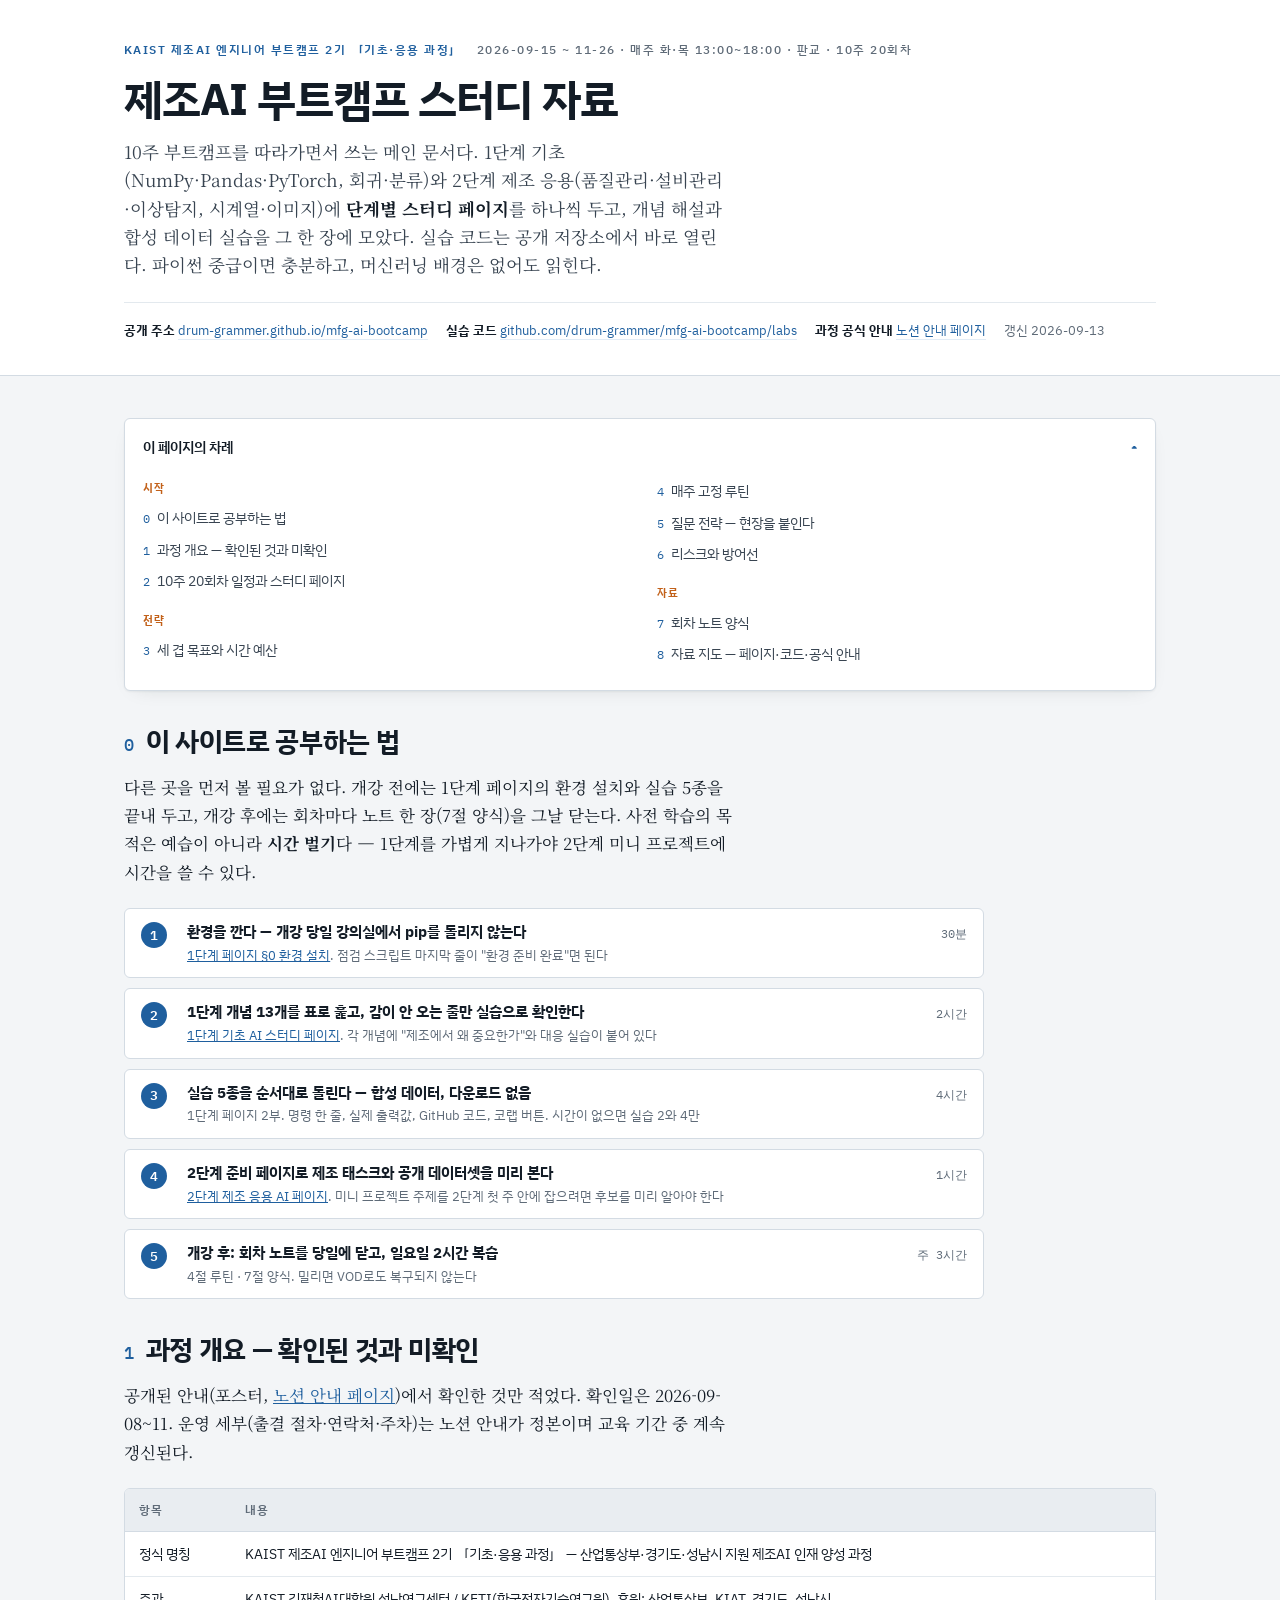
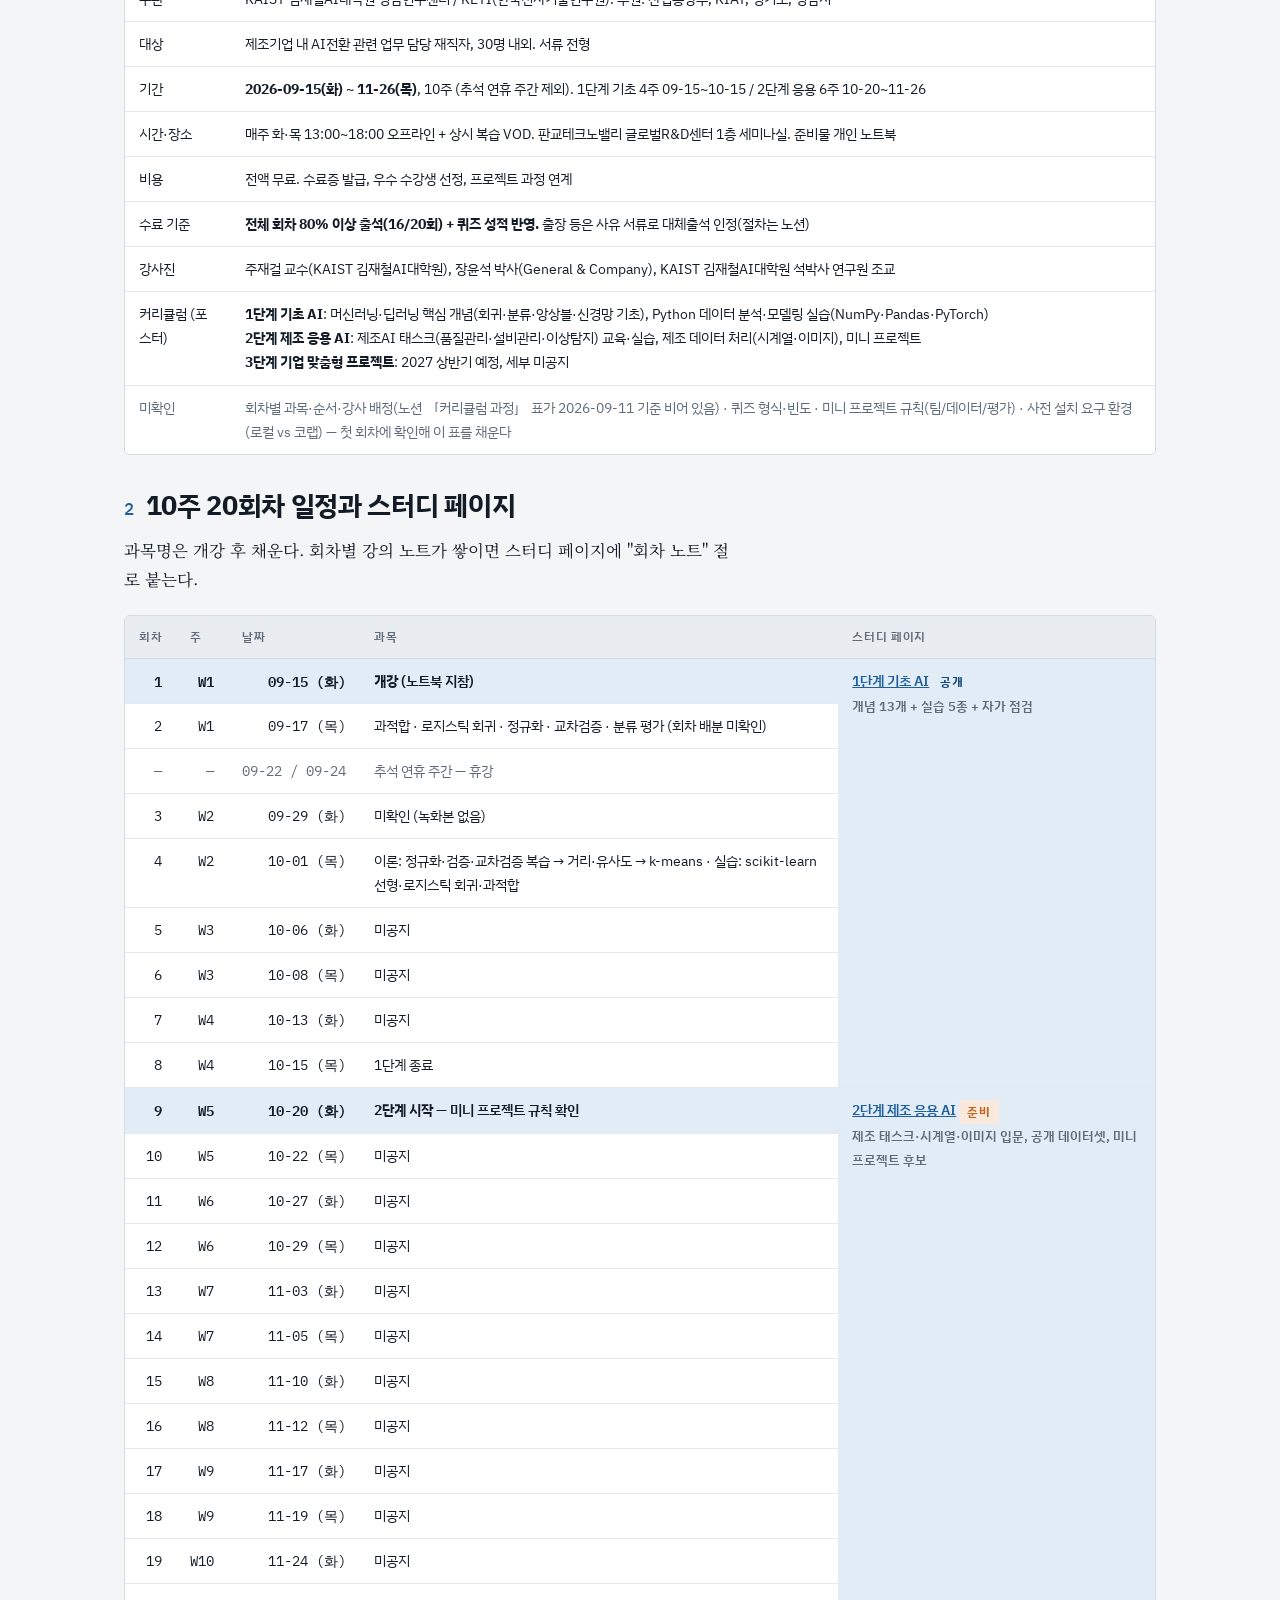
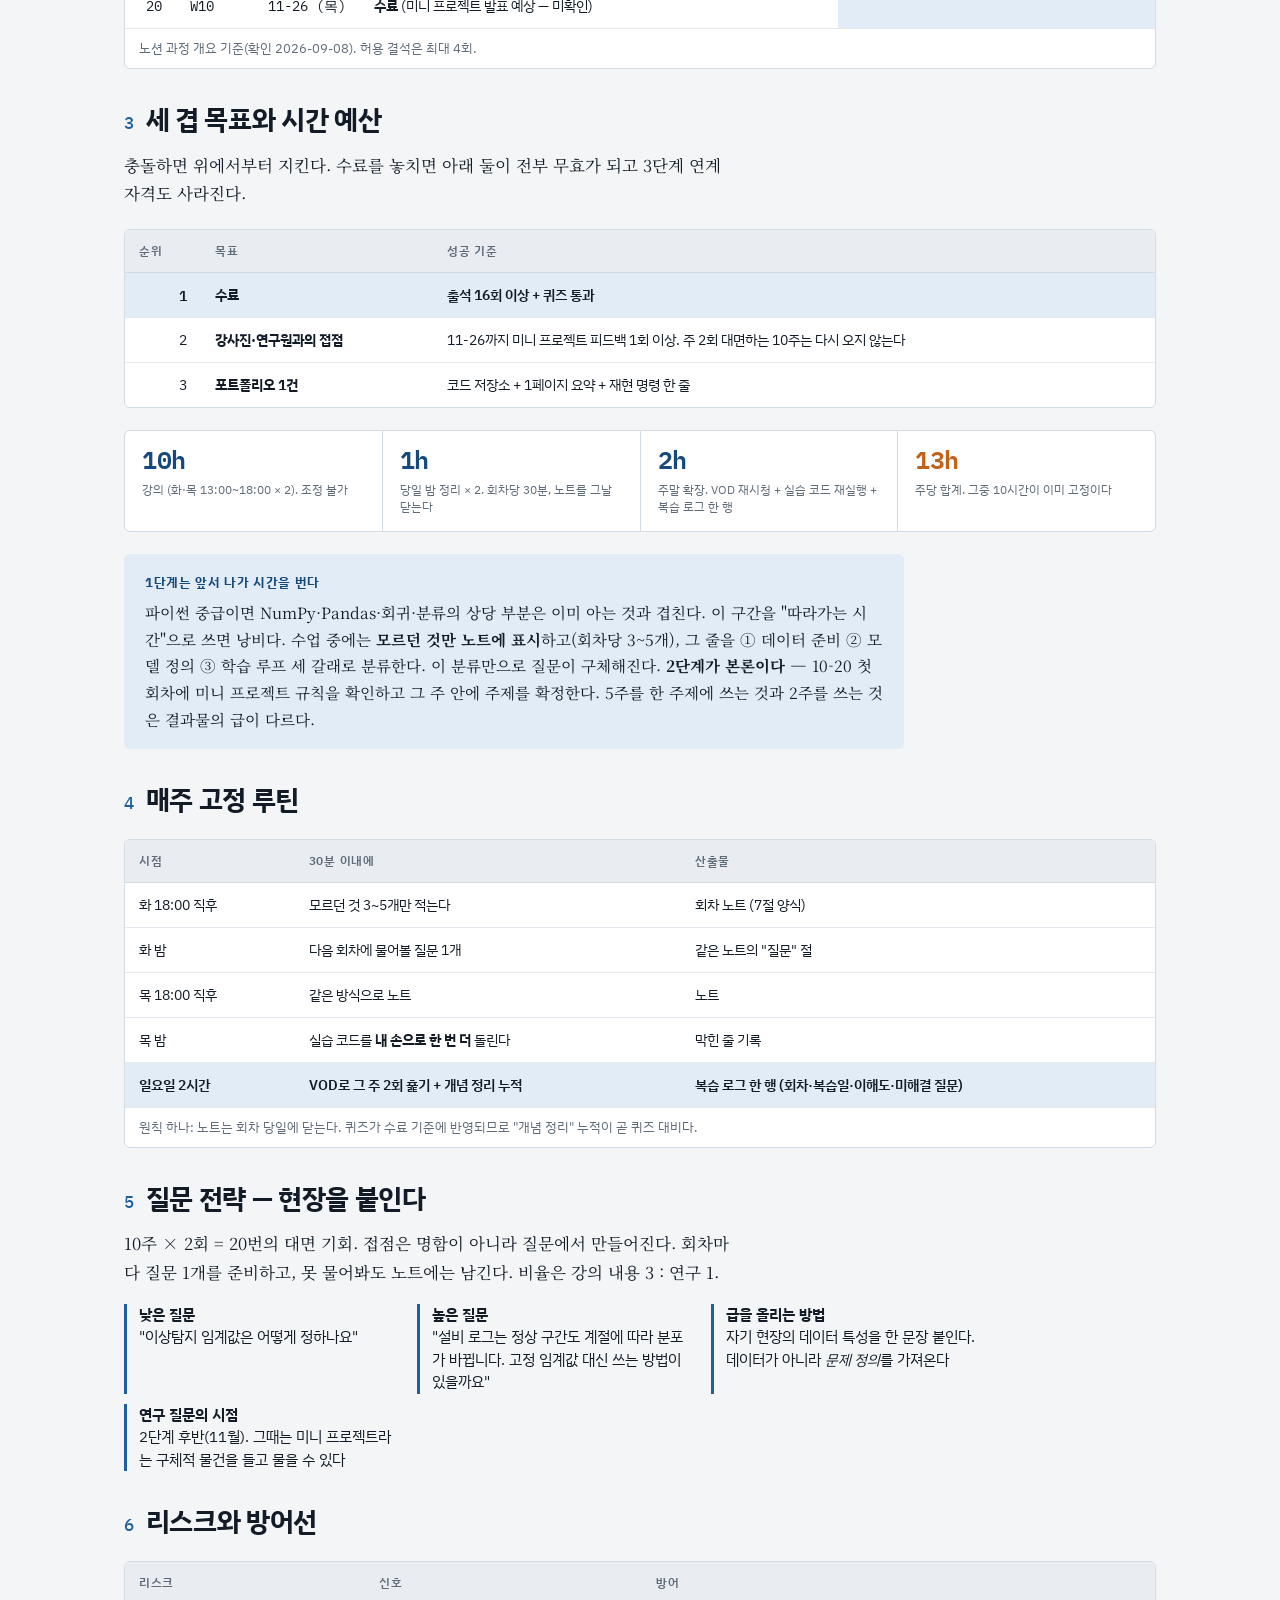
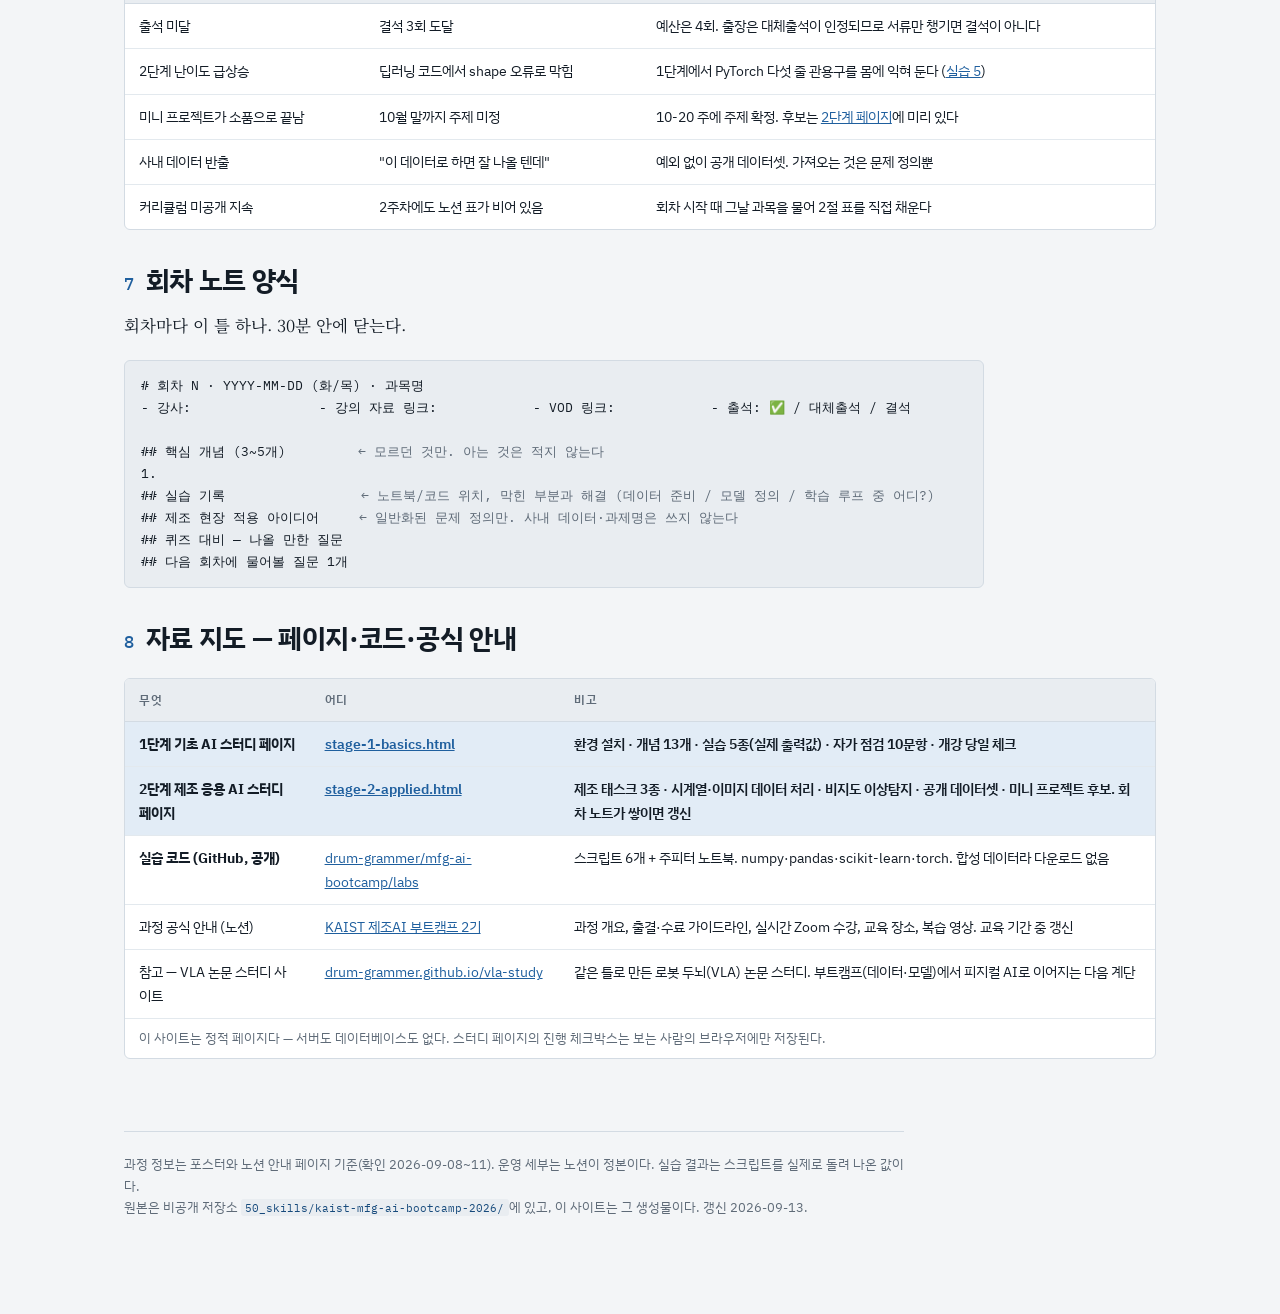
<file: index.html>
<!DOCTYPE html>
<html lang="ko">
<head>
<meta charset="utf-8">
<meta name="viewport" content="width=device-width, initial-scale=1">
<style>
    html { color-scheme: light; }
    body { margin: 0; font: 14px system-ui, -apple-system, sans-serif; background: #fafaf9; }
    img { max-width: 100%; }
    [hidden] { display: none !important; }
</style>
<title>제조AI 부트캠프 2기 스터디</title>
<link rel="preconnect" href="https://fonts.gstatic.com" crossorigin>
<link rel="stylesheet" href="https://fonts.googleapis.com/css2?family=IBM+Plex+Sans+KR:wght@400;500;600;700&family=Noto+Serif+KR:wght@400;600;700&family=IBM+Plex+Mono:wght@400;500;600&display=swap">
<link rel="stylesheet" href="style.css">

</head>
<body>
<header class="masthead">
  <div class="wrap">
    <div class="eyebrow">
      <span>KAIST 제조AI 엔지니어 부트캠프 2기 「기초·응용 과정」</span>
      <span class="dim">2026-09-15 ~ 11-26 · 매주 화·목 13:00~18:00 · 판교 · 10주 20회차</span>
    </div>
    <h1>제조AI 부트캠프 스터디 자료</h1>
    <p class="standfirst">
      10주 부트캠프를 따라가면서 쓰는 메인 문서다. 1단계 기초(NumPy·Pandas·PyTorch, 회귀·분류)와
      2단계 제조 응용(품질관리·설비관리·이상탐지, 시계열·이미지)에 <strong>단계별 스터디 페이지</strong>를 하나씩 두고,
      개념 해설과 합성 데이터 실습을 그 한 장에 모았다. 실습 코드는 공개 저장소에서 바로 열린다.
      파이썬 중급이면 충분하고, 머신러닝 배경은 없어도 읽힌다.
    </p>
    <div class="meta">
      <span><strong>공개 주소</strong> <a href="https://drum-grammer.github.io/mfg-ai-bootcamp/">drum-grammer.github.io/mfg-ai-bootcamp</a></span>
      <span><strong>실습 코드</strong> <a href="https://github.com/drum-grammer/mfg-ai-bootcamp/tree/main/labs">github.com/drum-grammer/mfg-ai-bootcamp/labs</a></span>
      <span><strong>과정 공식 안내</strong> <a href="https://tangy-soarer-2d3.notion.site/KAIST-AI-2-3dbd9192df1180289850ffb8382cf081">노션 안내 페이지</a></span>
      <span class="dim">갱신 2026-09-13</span>
    </div>
  </div>
</header>

<div class="wrap">
<main>

<details class="toc" open>
  <summary>이 페이지의 차례</summary>
  <div class="toc-body">
    <div class="grp">시작</div>
    <a href="#how"><span class="num">0</span>이 사이트로 공부하는 법</a>
    <a href="#facts"><span class="num">1</span>과정 개요 — 확인된 것과 미확인</a>
    <a href="#schedule"><span class="num">2</span>10주 20회차 일정과 스터디 페이지</a>
    <div class="grp">전략</div>
    <a href="#goals"><span class="num">3</span>세 겹 목표와 시간 예산</a>
    <a href="#routine"><span class="num">4</span>매주 고정 루틴</a>
    <a href="#questions"><span class="num">5</span>질문 전략 — 현장을 붙인다</a>
    <a href="#risks"><span class="num">6</span>리스크와 방어선</a>
    <div class="grp">자료</div>
    <a href="#note"><span class="num">7</span>회차 노트 양식</a>
    <a href="#map"><span class="num">8</span>자료 지도 — 페이지·코드·공식 안내</a>
  </div>
</details>

<h2 id="how"><span class="num">0</span>이 사이트로 공부하는 법</h2>
<p class="col">다른 곳을 먼저 볼 필요가 없다. 개강 전에는 1단계 페이지의 환경 설치와 실습 5종을 끝내 두고, 개강 후에는 회차마다 노트 한 장(7절 양식)을 그날 닫는다.
사전 학습의 목적은 예습이 아니라 <strong>시간 벌기</strong>다 — 1단계를 가볍게 지나가야 2단계 미니 프로젝트에 시간을 쓸 수 있다.</p>
<ol class="path">
  <li><div class="what"><b>환경을 깐다 — 개강 당일 강의실에서 pip를 돌리지 않는다</b><div class="where"><a href="stage-1-basics.html#env">1단계 페이지 §0 환경 설치</a>. 점검 스크립트 마지막 줄이 "환경 준비 완료"면 된다</div></div><span class="t">30분</span></li>
  <li><div class="what"><b>1단계 개념 13개를 표로 훑고, 감이 안 오는 줄만 실습으로 확인한다</b><div class="where"><a href="stage-1-basics.html">1단계 기초 AI 스터디 페이지</a>. 각 개념에 "제조에서 왜 중요한가"와 대응 실습이 붙어 있다</div></div><span class="t">2시간</span></li>
  <li><div class="what"><b>실습 5종을 순서대로 돌린다 — 합성 데이터, 다운로드 없음</b><div class="where">1단계 페이지 2부. 명령 한 줄, 실제 출력값, GitHub 코드, 코랩 버튼. 시간이 없으면 실습 2와 4만</div></div><span class="t">4시간</span></li>
  <li><div class="what"><b>2단계 준비 페이지로 제조 태스크와 공개 데이터셋을 미리 본다</b><div class="where"><a href="stage-2-applied.html">2단계 제조 응용 AI 페이지</a>. 미니 프로젝트 주제를 2단계 첫 주 안에 잡으려면 후보를 미리 알아야 한다</div></div><span class="t">1시간</span></li>
  <li><div class="what"><b>개강 후: 회차 노트를 당일에 닫고, 일요일 2시간 복습</b><div class="where">4절 루틴 · 7절 양식. 밀리면 VOD로도 복구되지 않는다</div></div><span class="t">주 3시간</span></li>
</ol>

<h2 id="facts"><span class="num">1</span>과정 개요 — 확인된 것과 미확인</h2>
<p class="col">공개된 안내(포스터, <a href="https://tangy-soarer-2d3.notion.site/KAIST-AI-2-3dbd9192df1180289850ffb8382cf081">노션 안내 페이지</a>)에서 확인한 것만 적었다. 확인일은 2026-09-08~11.
운영 세부(출결 절차·연락처·주차)는 노션 안내가 정본이며 교육 기간 중 계속 갱신된다.</p>
<div class="tbl">
<table>
<thead><tr><th>항목</th><th>내용</th></tr></thead>
<tbody>
<tr><td>정식 명칭</td><td>KAIST 제조AI 엔지니어 부트캠프 2기 「기초·응용 과정」 — 산업통상부·경기도·성남시 지원 제조AI 인재 양성 과정</td></tr>
<tr><td>주관</td><td>KAIST 김재철AI대학원 성남연구센터 / KETI(한국전자기술연구원). 후원: 산업통상부, KIAT, 경기도, 성남시</td></tr>
<tr><td>대상</td><td>제조기업 내 AI전환 관련 업무 담당 재직자, 30명 내외. 서류 전형</td></tr>
<tr><td>기간</td><td><strong>2026-09-15(화) ~ 11-26(목)</strong>, 10주 (추석 연휴 주간 제외). 1단계 기초 4주 09-15~10-15 / 2단계 응용 6주 10-20~11-26</td></tr>
<tr><td>시간·장소</td><td>매주 화·목 13:00~18:00 오프라인 + 상시 복습 VOD. 판교테크노밸리 글로벌R&amp;D센터 1층 세미나실. 준비물 개인 노트북</td></tr>
<tr><td>비용</td><td>전액 무료. 수료증 발급, 우수 수강생 선정, 프로젝트 과정 연계</td></tr>
<tr><td>수료 기준</td><td><strong>전체 회차 80% 이상 출석(16/20회) + 퀴즈 성적 반영.</strong> 출장 등은 사유 서류로 대체출석 인정(절차는 노션)</td></tr>
<tr><td>강사진</td><td>주재걸 교수(KAIST 김재철AI대학원), 장윤석 박사(General &amp; Company), KAIST 김재철AI대학원 석박사 연구원 조교</td></tr>
<tr><td>커리큘럼 (포스터)</td><td><strong>1단계 기초 AI</strong>: 머신러닝·딥러닝 핵심 개념(회귀·분류·앙상블·신경망 기초), Python 데이터 분석·모델링 실습(NumPy·Pandas·PyTorch)<br><strong>2단계 제조 응용 AI</strong>: 제조AI 태스크(품질관리·설비관리·이상탐지) 교육·실습, 제조 데이터 처리(시계열·이미지), 미니 프로젝트<br><strong>3단계 기업 맞춤형 프로젝트</strong>: 2027 상반기 예정, 세부 미공지</td></tr>
<tr class="dim"><td>미확인</td><td>회차별 과목·순서·강사 배정(노션 「커리큘럼 과정」 표가 2026-09-11 기준 비어 있음) · 퀴즈 형식·빈도 · 미니 프로젝트 규칙(팀/데이터/평가) · 사전 설치 요구 환경(로컬 vs 코랩) — 첫 회차에 확인해 이 표를 채운다</td></tr>
</tbody>
</table>
</div>

<h2 id="schedule"><span class="num">2</span>10주 20회차 일정과 스터디 페이지</h2>
<p class="col">과목명은 개강 후 채운다. 회차별 강의 노트가 쌓이면 스터디 페이지에 "회차 노트" 절로 붙는다.</p>
<div class="tbl">
<table>
<thead><tr><th>회차</th><th>주</th><th>날짜</th><th>과목</th><th>스터디 페이지</th></tr></thead>
<tbody>
<tr class="hi"><td class="n">1</td><td class="n">W1</td><td class="n">09-15 (화)</td><td><strong>개강</strong> (노트북 지참)</td><td rowspan="9"><a href="stage-1-basics.html">1단계 기초 AI</a> <span class="pill">공개</span><br><span style="font-size:12.5px;color:var(--muted)">개념 13개 + 실습 5종 + 자가 점검</span></td></tr>
<tr><td class="n">2</td><td class="n">W1</td><td class="n">09-17 (목)</td><td>과적합 · 로지스틱 회귀 · 정규화 · 교차검증 · 분류 평가 (회차 배분 미확인)</td></tr>
<tr class="dim"><td class="n">—</td><td class="n">—</td><td class="n">09-22 / 09-24</td><td>추석 연휴 주간 — 휴강</td></tr>
<tr><td class="n">3</td><td class="n">W2</td><td class="n">09-29 (화)</td><td>미확인 (녹화본 없음)</td></tr>
<tr><td class="n">4</td><td class="n">W2</td><td class="n">10-01 (목)</td><td>이론: 정규화·검증·교차검증 복습 → 거리·유사도 → k-means · 실습: scikit-learn 선형·로지스틱 회귀·과적합</td></tr>
<tr><td class="n">5</td><td class="n">W3</td><td class="n">10-06 (화)</td><td>미공지</td></tr>
<tr><td class="n">6</td><td class="n">W3</td><td class="n">10-08 (목)</td><td>미공지</td></tr>
<tr><td class="n">7</td><td class="n">W4</td><td class="n">10-13 (화)</td><td>미공지</td></tr>
<tr><td class="n">8</td><td class="n">W4</td><td class="n">10-15 (목)</td><td>1단계 종료</td></tr>
<tr class="hi"><td class="n">9</td><td class="n">W5</td><td class="n">10-20 (화)</td><td><strong>2단계 시작</strong> — 미니 프로젝트 규칙 확인</td><td rowspan="12"><a href="stage-2-applied.html">2단계 제조 응용 AI</a> <span class="pill spike">준비</span><br><span style="font-size:12.5px;color:var(--muted)">제조 태스크·시계열·이미지 입문, 공개 데이터셋, 미니 프로젝트 후보</span></td></tr>
<tr><td class="n">10</td><td class="n">W5</td><td class="n">10-22 (목)</td><td>미공지</td></tr>
<tr><td class="n">11</td><td class="n">W6</td><td class="n">10-27 (화)</td><td>미공지</td></tr>
<tr><td class="n">12</td><td class="n">W6</td><td class="n">10-29 (목)</td><td>미공지</td></tr>
<tr><td class="n">13</td><td class="n">W7</td><td class="n">11-03 (화)</td><td>미공지</td></tr>
<tr><td class="n">14</td><td class="n">W7</td><td class="n">11-05 (목)</td><td>미공지</td></tr>
<tr><td class="n">15</td><td class="n">W8</td><td class="n">11-10 (화)</td><td>미공지</td></tr>
<tr><td class="n">16</td><td class="n">W8</td><td class="n">11-12 (목)</td><td>미공지</td></tr>
<tr><td class="n">17</td><td class="n">W9</td><td class="n">11-17 (화)</td><td>미공지</td></tr>
<tr><td class="n">18</td><td class="n">W9</td><td class="n">11-19 (목)</td><td>미공지</td></tr>
<tr><td class="n">19</td><td class="n">W10</td><td class="n">11-24 (화)</td><td>미공지</td></tr>
<tr><td class="n">20</td><td class="n">W10</td><td class="n">11-26 (목)</td><td><strong>수료</strong> (미니 프로젝트 발표 예상 — 미확인)</td></tr>
</tbody>
<caption>노션 과정 개요 기준(확인 2026-09-08). 허용 결석은 최대 4회.</caption>
</table>
</div>

<h2 id="goals"><span class="num">3</span>세 겹 목표와 시간 예산</h2>
<p class="col">충돌하면 위에서부터 지킨다. 수료를 놓치면 아래 둘이 전부 무효가 되고 3단계 연계 자격도 사라진다.</p>
<div class="tbl">
<table>
<thead><tr><th>순위</th><th>목표</th><th>성공 기준</th></tr></thead>
<tbody>
<tr class="hi"><td class="n">1</td><td><strong>수료</strong></td><td>출석 16회 이상 + 퀴즈 통과</td></tr>
<tr><td class="n">2</td><td><strong>강사진·연구원과의 접점</strong></td><td>11-26까지 미니 프로젝트 피드백 1회 이상. 주 2회 대면하는 10주는 다시 오지 않는다</td></tr>
<tr><td class="n">3</td><td><strong>포트폴리오 1건</strong></td><td>코드 저장소 + 1페이지 요약 + 재현 명령 한 줄</td></tr>
</tbody>
</table>
</div>
<div class="figs">
  <div class="fig"><span class="v">10h</span><span class="k">강의 (화·목 13:00~18:00 × 2). 조정 불가</span></div>
  <div class="fig"><span class="v">1h</span><span class="k">당일 밤 정리 × 2. 회차당 30분, 노트를 그날 닫는다</span></div>
  <div class="fig"><span class="v">2h</span><span class="k">주말 확장. VOD 재시청 + 실습 코드 재실행 + 복습 로그 한 행</span></div>
  <div class="fig spike"><span class="v">13h</span><span class="k">주당 합계. 그중 10시간이 이미 고정이다</span></div>
</div>
<div class="box key"><span class="h">1단계는 앞서 나가 시간을 번다</span>
  파이썬 중급이면 NumPy·Pandas·회귀·분류의 상당 부분은 이미 아는 것과 겹친다. 이 구간을 "따라가는 시간"으로 쓰면 낭비다.
  수업 중에는 <strong>모르던 것만 노트에 표시</strong>하고(회차당 3~5개), 그 줄을 ① 데이터 준비 ② 모델 정의 ③ 학습 루프 세 갈래로 분류한다. 이 분류만으로 질문이 구체해진다.
  <strong>2단계가 본론이다</strong> — 10-20 첫 회차에 미니 프로젝트 규칙을 확인하고 그 주 안에 주제를 확정한다. 5주를 한 주제에 쓰는 것과 2주를 쓰는 것은 결과물의 급이 다르다.
</div>

<h2 id="routine"><span class="num">4</span>매주 고정 루틴</h2>
<div class="tbl">
<table>
<thead><tr><th>시점</th><th>30분 이내에</th><th>산출물</th></tr></thead>
<tbody>
<tr><td>화 18:00 직후</td><td>모르던 것 3~5개만 적는다</td><td>회차 노트 (7절 양식)</td></tr>
<tr><td>화 밤</td><td>다음 회차에 물어볼 질문 1개</td><td>같은 노트의 "질문" 절</td></tr>
<tr><td>목 18:00 직후</td><td>같은 방식으로 노트</td><td>노트</td></tr>
<tr><td>목 밤</td><td>실습 코드를 <strong>내 손으로 한 번 더</strong> 돌린다</td><td>막힌 줄 기록</td></tr>
<tr class="hi"><td>일요일 2시간</td><td>VOD로 그 주 2회 훑기 + 개념 정리 누적</td><td>복습 로그 한 행 (회차·복습일·이해도·미해결 질문)</td></tr>
</tbody>
<caption>원칙 하나: 노트는 회차 당일에 닫는다. 퀴즈가 수료 기준에 반영되므로 "개념 정리" 누적이 곧 퀴즈 대비다.</caption>
</table>
</div>

<h2 id="questions"><span class="num">5</span>질문 전략 — 현장을 붙인다</h2>
<p class="col">10주 × 2회 = 20번의 대면 기회. 접점은 명함이 아니라 질문에서 만들어진다. 회차마다 질문 1개를 준비하고, 못 물어봐도 노트에는 남긴다. 비율은 강의 내용 3 : 연구 1.</p>
<div class="terms">
  <div><b>낮은 질문</b>"이상탐지 임계값은 어떻게 정하나요"</div>
  <div><b>높은 질문</b>"설비 로그는 정상 구간도 계절에 따라 분포가 바뀝니다. 고정 임계값 대신 쓰는 방법이 있을까요"</div>
  <div><b>급을 올리는 방법</b>자기 현장의 데이터 특성을 한 문장 붙인다. 데이터가 아니라 <em>문제 정의</em>를 가져온다</div>
  <div><b>연구 질문의 시점</b>2단계 후반(11월). 그때는 미니 프로젝트라는 구체적 물건을 들고 물을 수 있다</div>
</div>

<h2 id="risks"><span class="num">6</span>리스크와 방어선</h2>
<div class="tbl">
<table>
<thead><tr><th>리스크</th><th>신호</th><th>방어</th></tr></thead>
<tbody>
<tr><td>출석 미달</td><td>결석 3회 도달</td><td>예산은 4회. 출장은 대체출석이 인정되므로 서류만 챙기면 결석이 아니다</td></tr>
<tr><td>2단계 난이도 급상승</td><td>딥러닝 코드에서 shape 오류로 막힘</td><td>1단계에서 PyTorch 다섯 줄 관용구를 몸에 익혀 둔다 (<a href="stage-1-basics.html#lab5">실습 5</a>)</td></tr>
<tr><td>미니 프로젝트가 소품으로 끝남</td><td>10월 말까지 주제 미정</td><td>10-20 주에 주제 확정. 후보는 <a href="stage-2-applied.html#project">2단계 페이지</a>에 미리 있다</td></tr>
<tr><td>사내 데이터 반출</td><td>"이 데이터로 하면 잘 나올 텐데"</td><td>예외 없이 공개 데이터셋. 가져오는 것은 문제 정의뿐</td></tr>
<tr><td>커리큘럼 미공개 지속</td><td>2주차에도 노션 표가 비어 있음</td><td>회차 시작 때 그날 과목을 물어 2절 표를 직접 채운다</td></tr>
</tbody>
</table>
</div>

<h2 id="note"><span class="num">7</span>회차 노트 양식</h2>
<p class="col">회차마다 이 틀 하나. 30분 안에 닫는다.</p>
<pre class="code"># 회차 N · YYYY-MM-DD (화/목) · 과목명
- 강사:                - 강의 자료 링크:            - VOD 링크:            - 출석: ✅ / 대체출석 / 결석

## 핵심 개념 (3~5개)         <span class="c">← 모르던 것만. 아는 것은 적지 않는다</span>
1.
## 실습 기록                 <span class="c">← 노트북/코드 위치, 막힌 부분과 해결 (데이터 준비 / 모델 정의 / 학습 루프 중 어디?)</span>
## 제조 현장 적용 아이디어     <span class="c">← 일반화된 문제 정의만. 사내 데이터·과제명은 쓰지 않는다</span>
## 퀴즈 대비 — 나올 만한 질문
## 다음 회차에 물어볼 질문 1개</pre>

<h2 id="map"><span class="num">8</span>자료 지도 — 페이지·코드·공식 안내</h2>
<div class="tbl">
<table>
<thead><tr><th>무엇</th><th>어디</th><th>비고</th></tr></thead>
<tbody>
<tr class="hi"><td><strong>1단계 기초 AI 스터디 페이지</strong></td><td><a href="stage-1-basics.html">stage-1-basics.html</a></td><td>환경 설치 · 개념 13개 · 실습 5종(실제 출력값) · 자가 점검 10문항 · 개강 당일 체크</td></tr>
<tr class="hi"><td><strong>2단계 제조 응용 AI 스터디 페이지</strong></td><td><a href="stage-2-applied.html">stage-2-applied.html</a></td><td>제조 태스크 3종 · 시계열·이미지 데이터 처리 · 비지도 이상탐지 · 공개 데이터셋 · 미니 프로젝트 후보. 회차 노트가 쌓이면 갱신</td></tr>
<tr><td><strong>실습 코드 (GitHub, 공개)</strong></td><td><a href="https://github.com/drum-grammer/mfg-ai-bootcamp/tree/main/labs">drum-grammer/mfg-ai-bootcamp/labs</a></td><td>스크립트 6개 + 주피터 노트북. numpy·pandas·scikit-learn·torch. 합성 데이터라 다운로드 없음</td></tr>
<tr><td>과정 공식 안내 (노션)</td><td><a href="https://tangy-soarer-2d3.notion.site/KAIST-AI-2-3dbd9192df1180289850ffb8382cf081">KAIST 제조AI 부트캠프 2기</a></td><td>과정 개요, 출결·수료 가이드라인, 실시간 Zoom 수강, 교육 장소, 복습 영상. 교육 기간 중 갱신</td></tr>
<tr><td>참고 — VLA 논문 스터디 사이트</td><td><a href="https://drum-grammer.github.io/vla-study/">drum-grammer.github.io/vla-study</a></td><td>같은 틀로 만든 로봇 두뇌(VLA) 논문 스터디. 부트캠프(데이터·모델)에서 피지컬 AI로 이어지는 다음 계단</td></tr>
</tbody>
<caption>이 사이트는 정적 페이지다 — 서버도 데이터베이스도 없다. 스터디 페이지의 진행 체크박스는 보는 사람의 브라우저에만 저장된다.</caption>
</table>
</div>

<footer>
  과정 정보는 포스터와 노션 안내 페이지 기준(확인 2026-09-08~11). 운영 세부는 노션이 정본이다. 실습 결과는 스크립트를 실제로 돌려 나온 값이다.<br>
  원본은 비공개 저장소 <code>50_skills/kaist-mfg-ai-bootcamp-2026/</code>에 있고, 이 사이트는 그 생성물이다. 갱신 2026-09-13.
</footer>
</main>
</div>
</body>
</html>
</file>
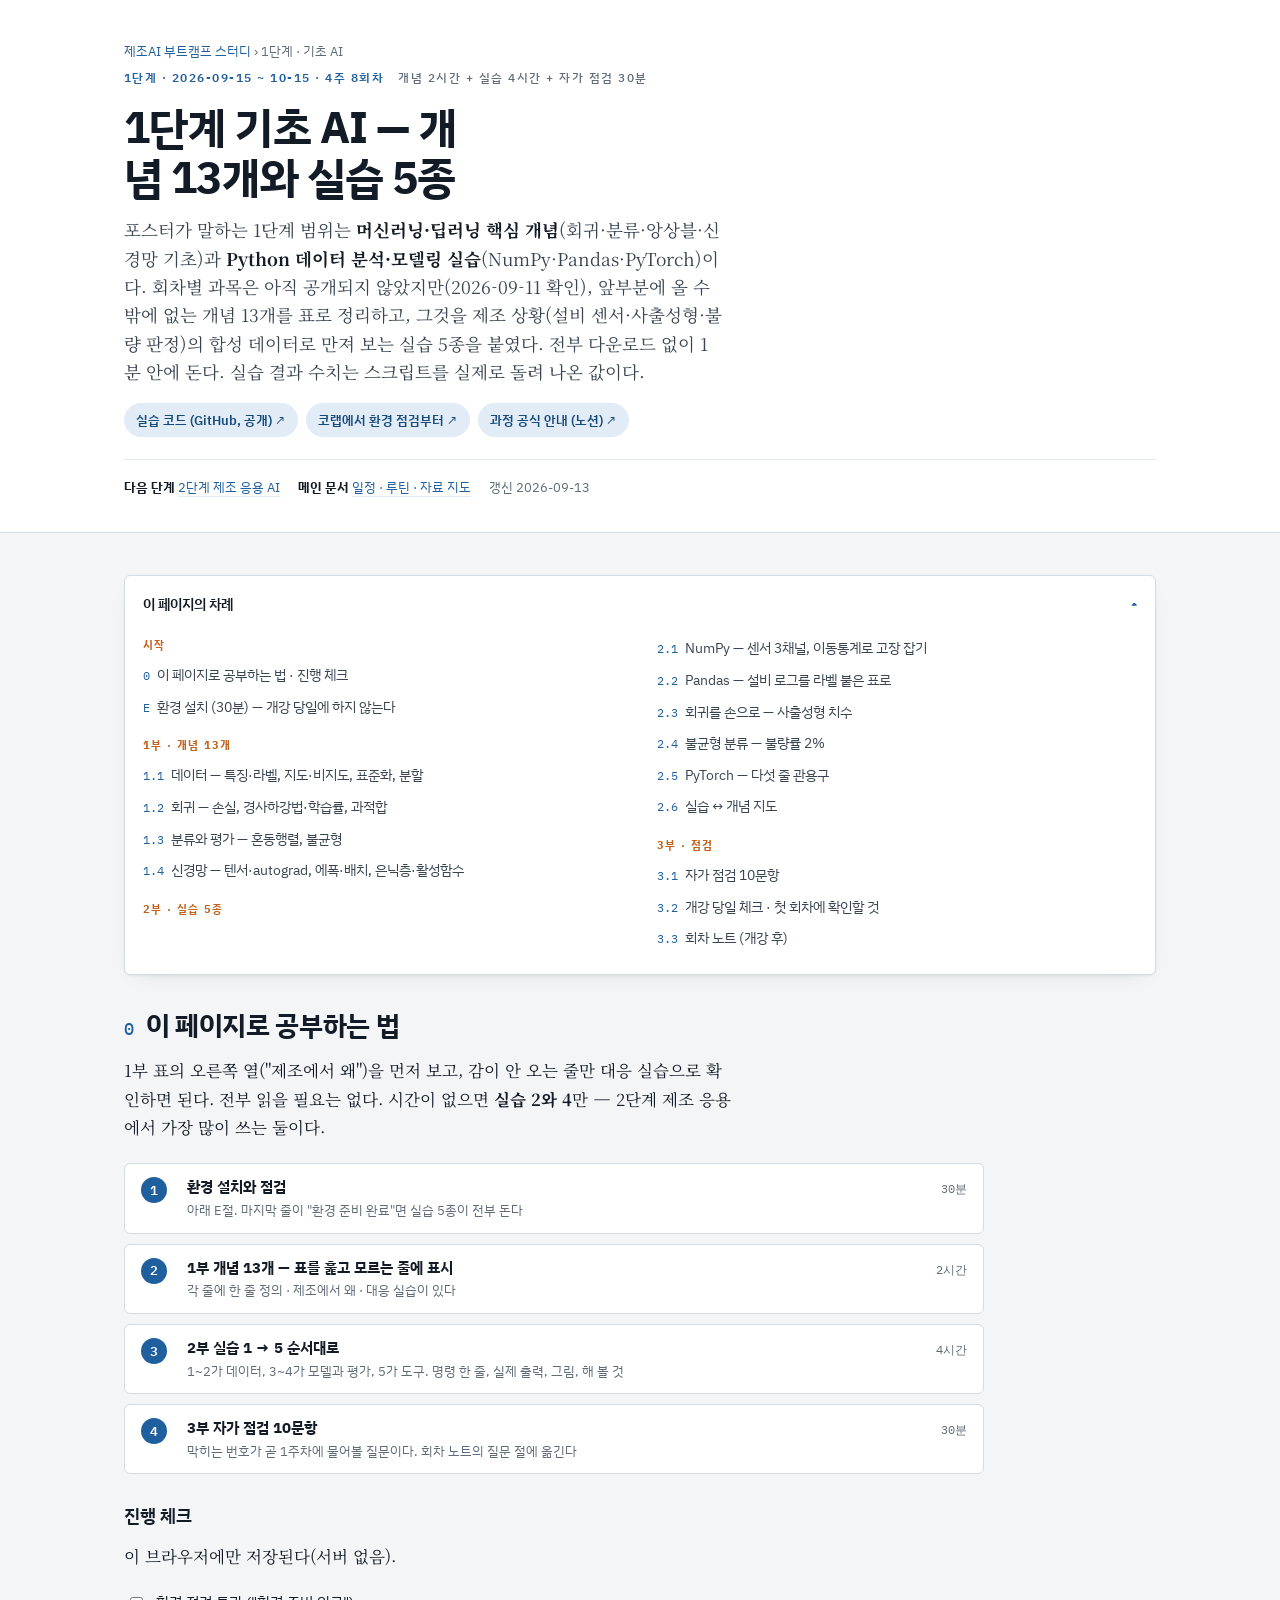
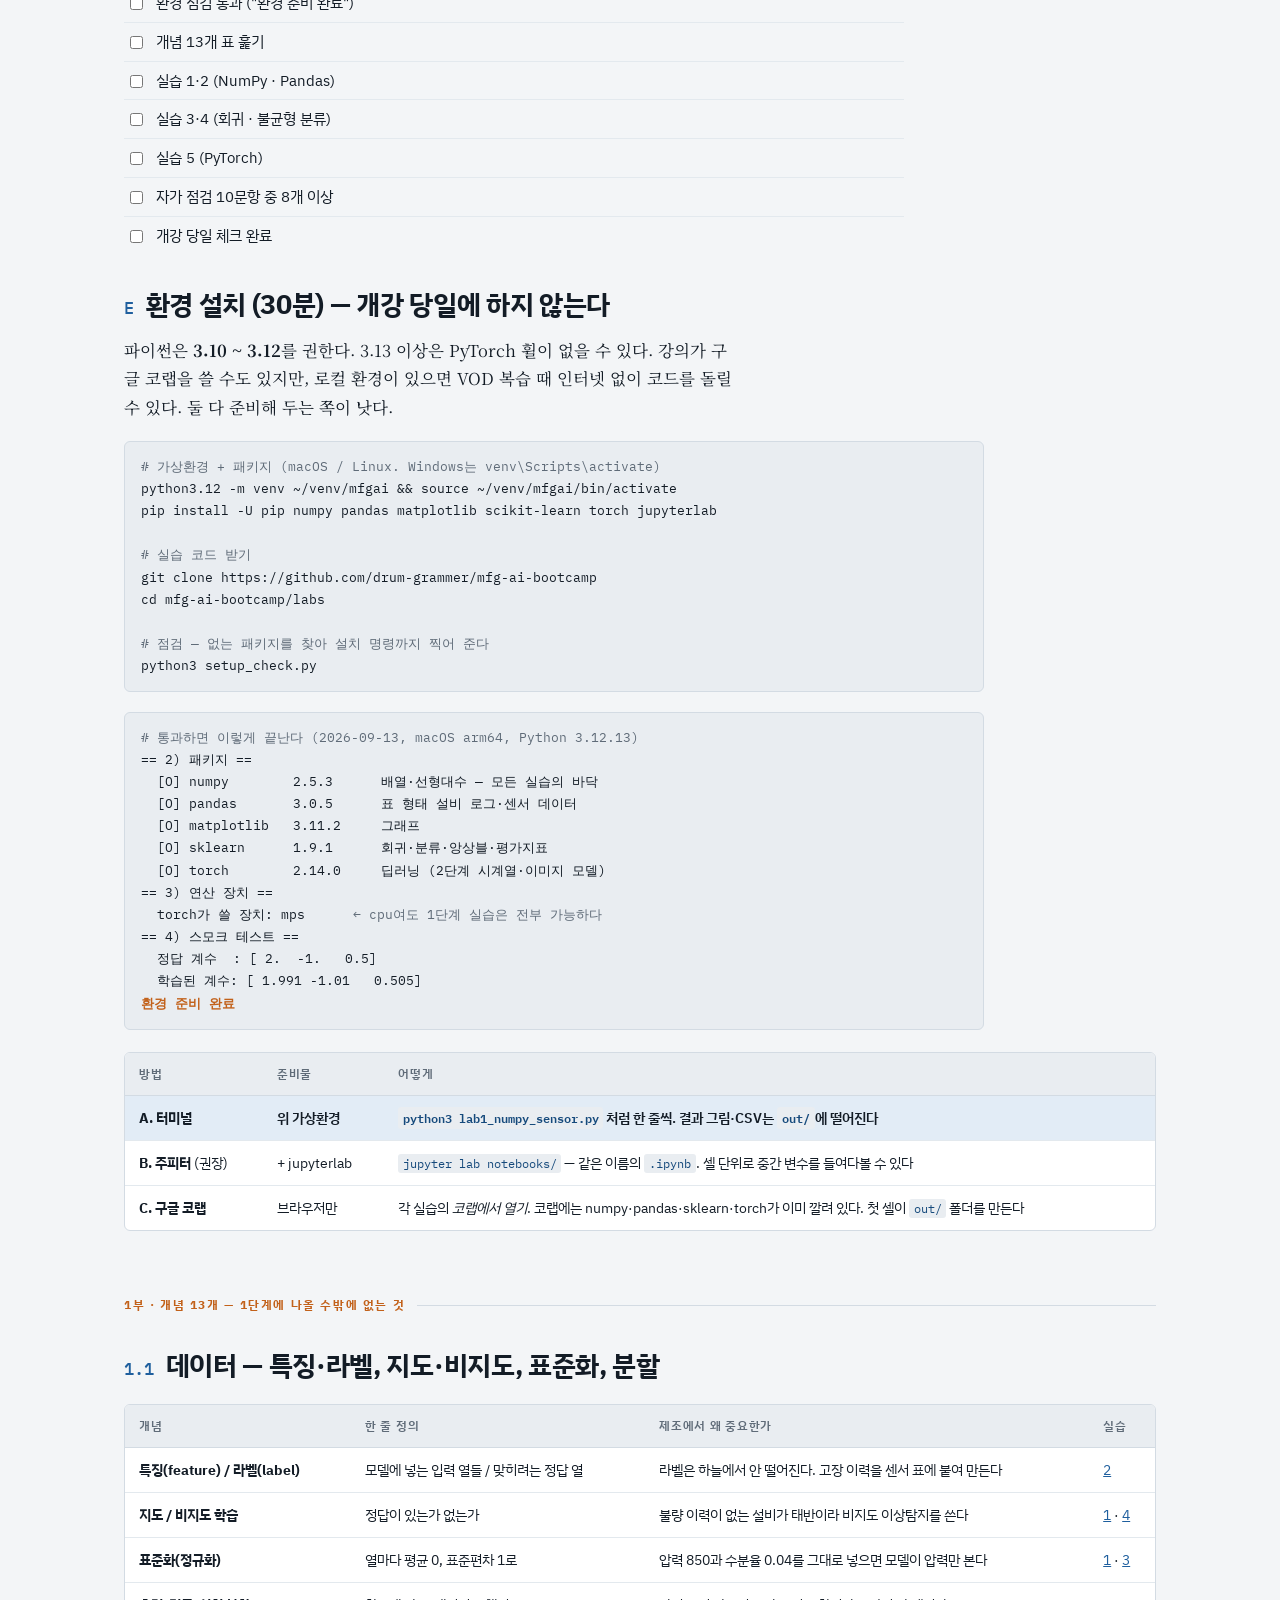
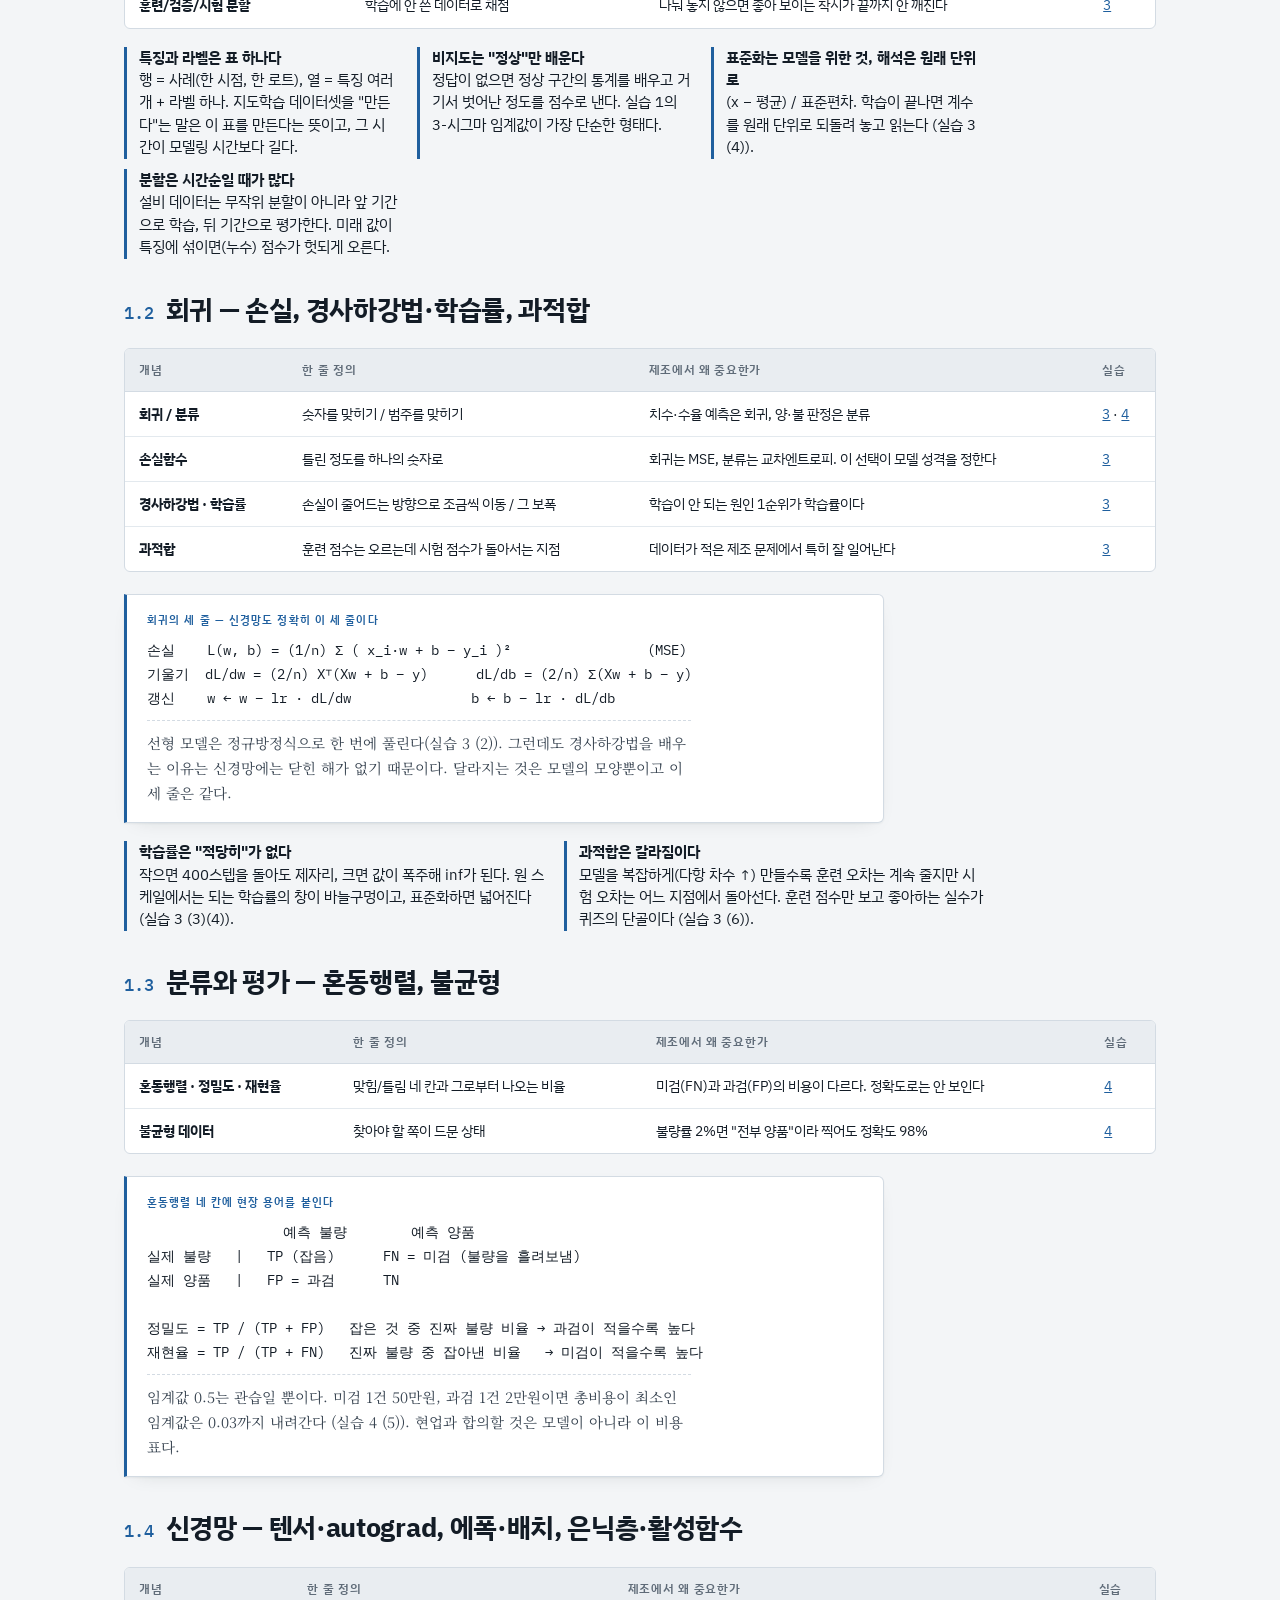
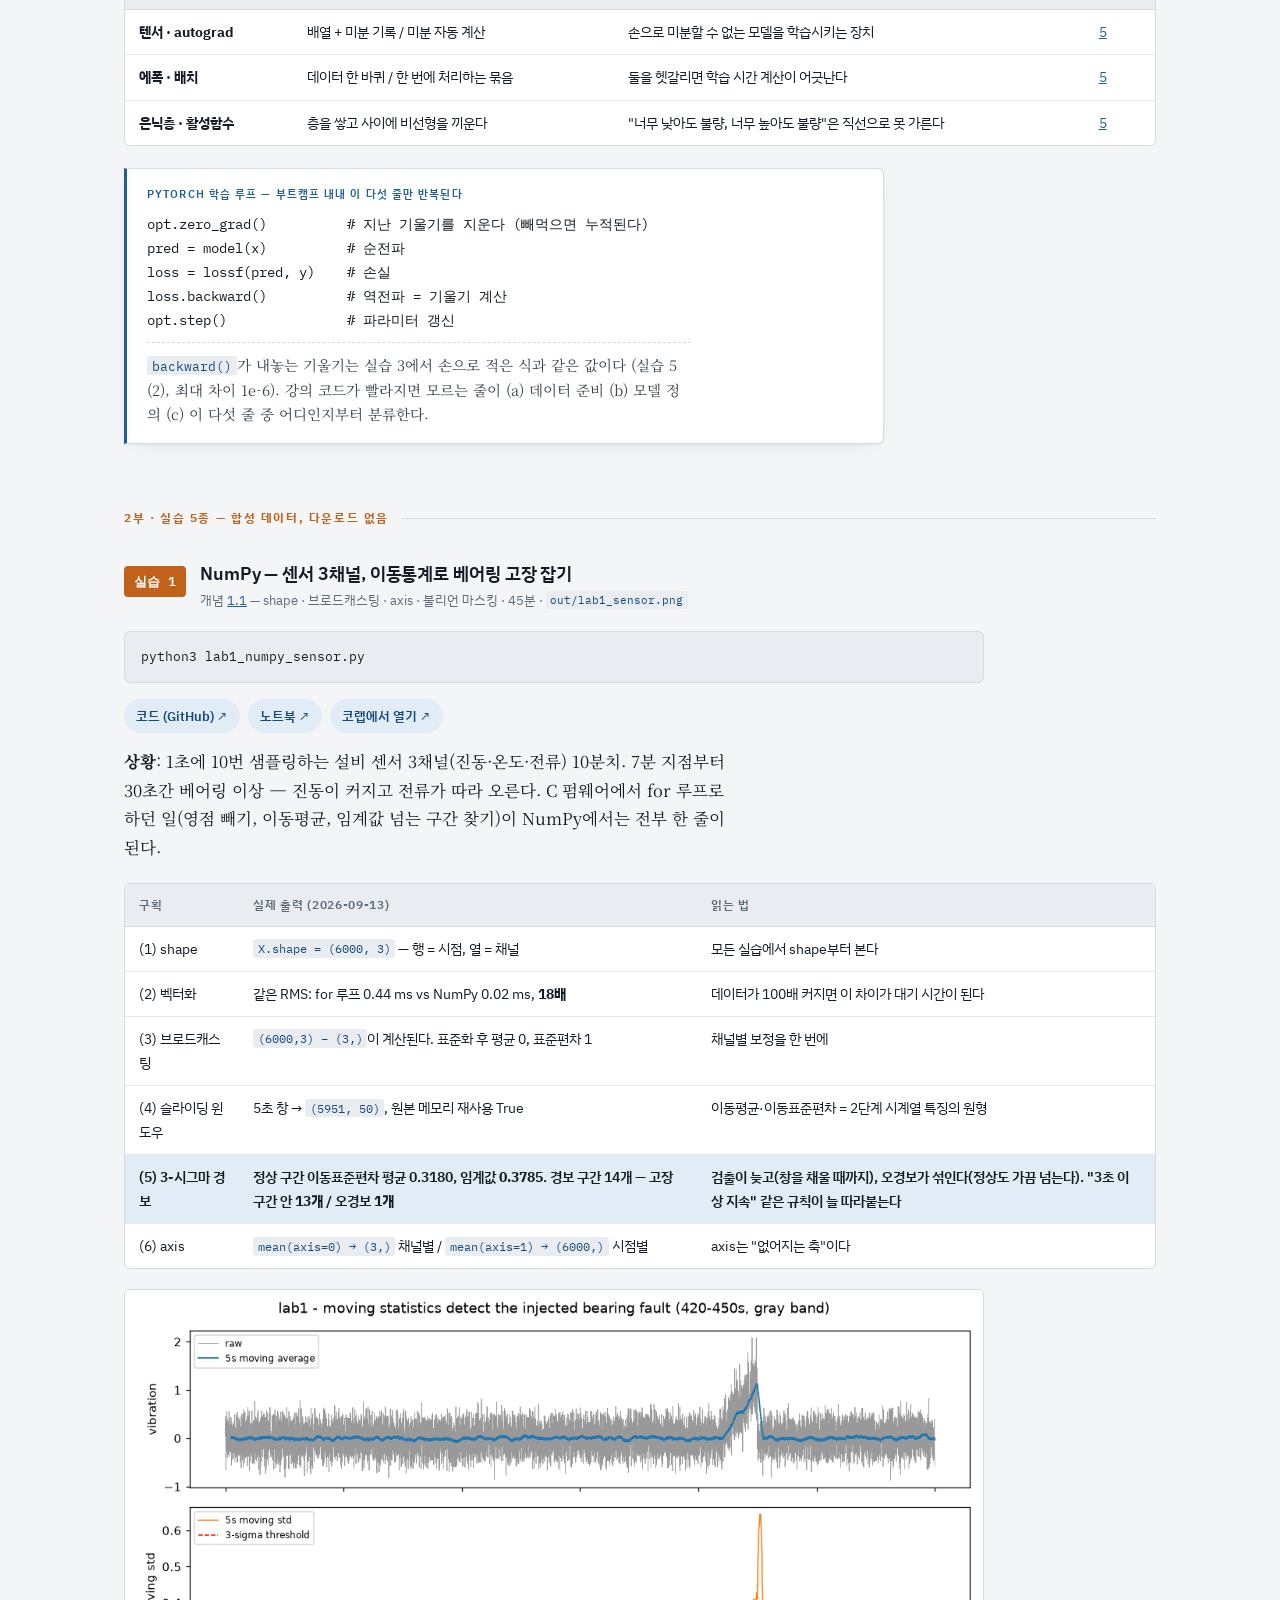
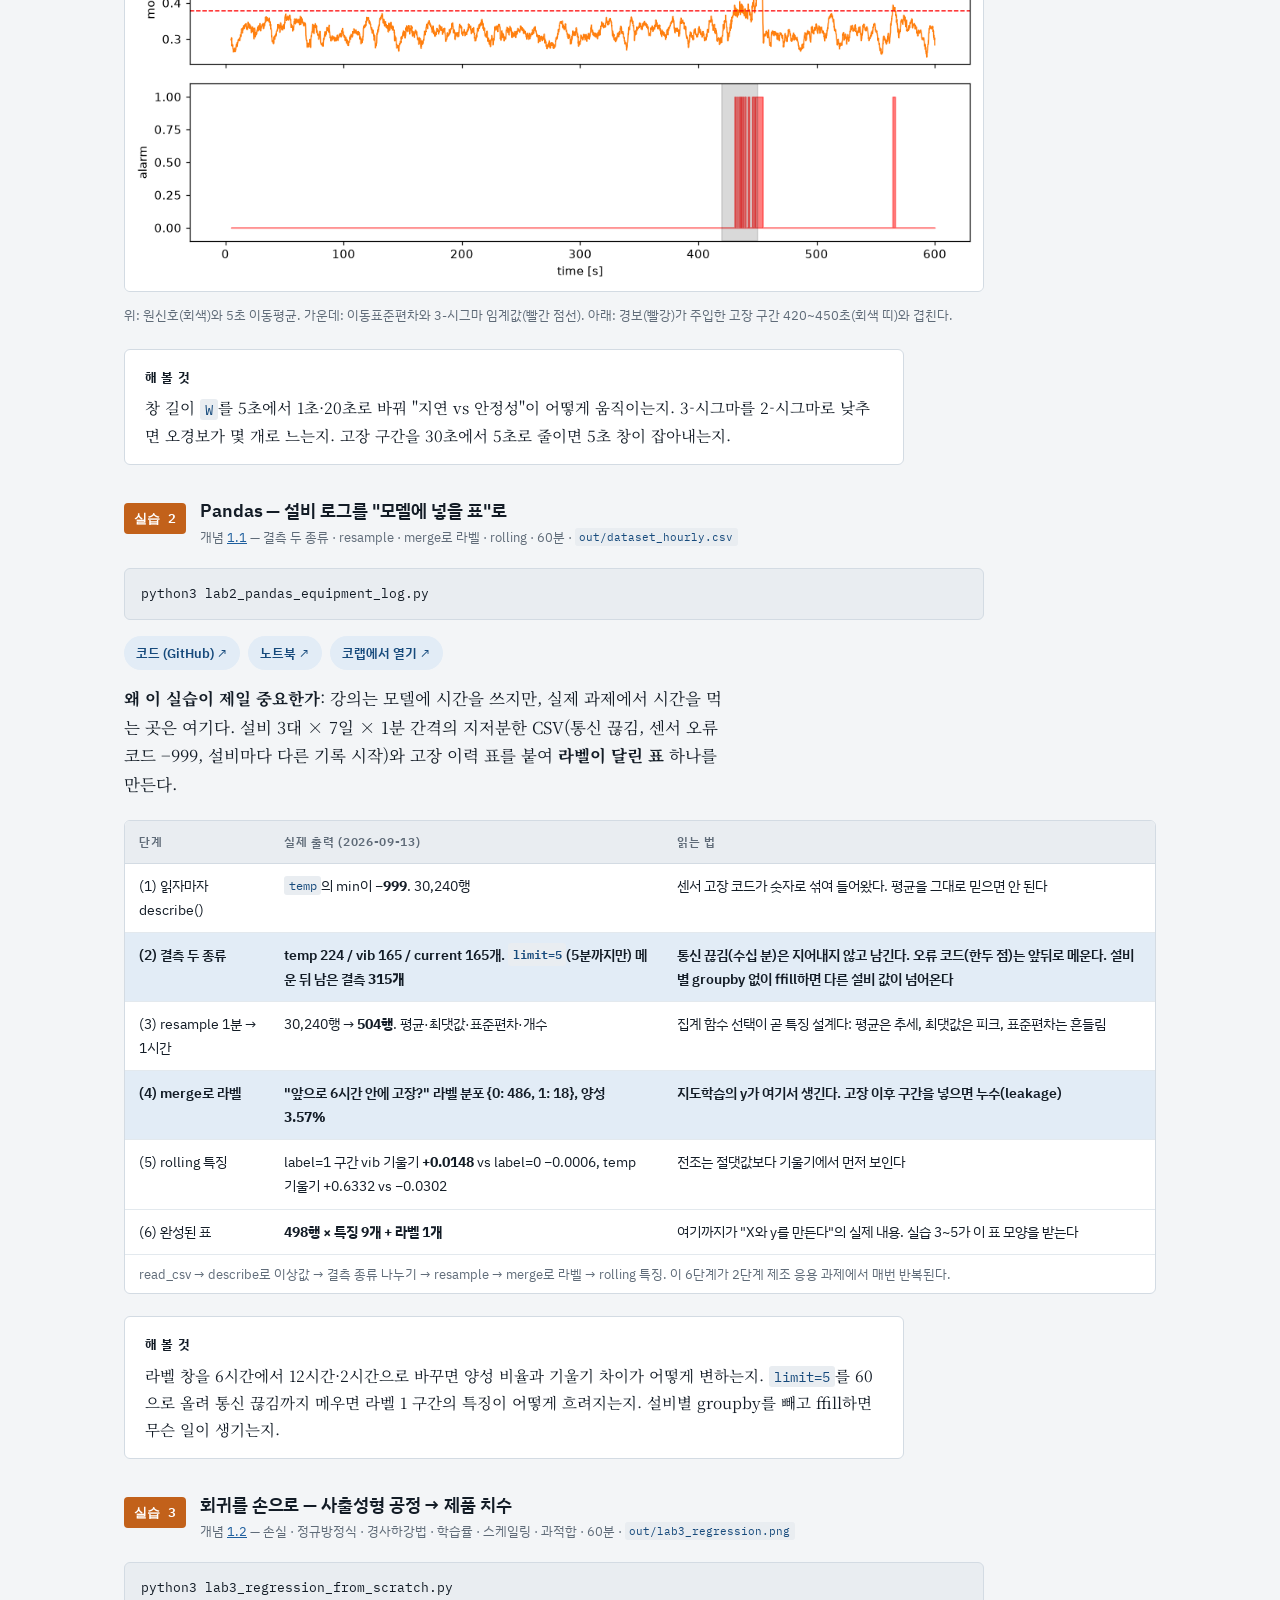
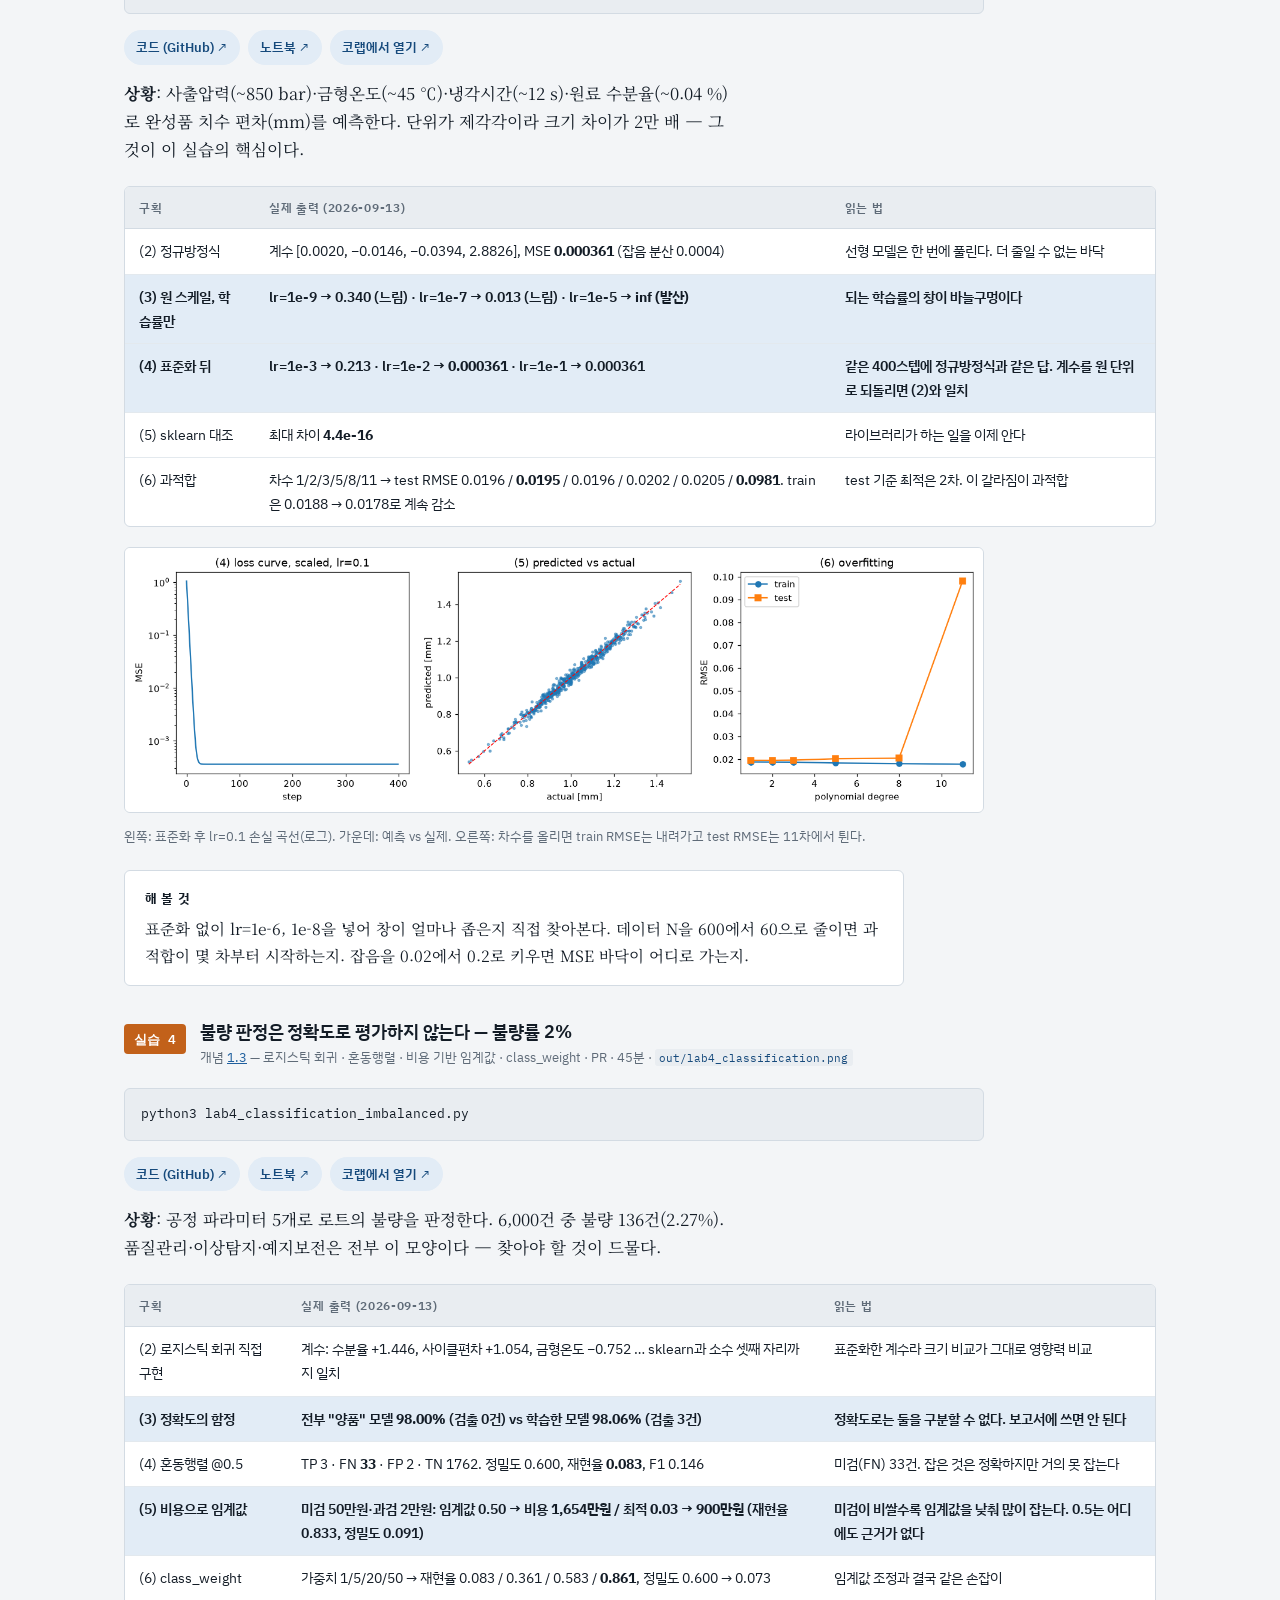
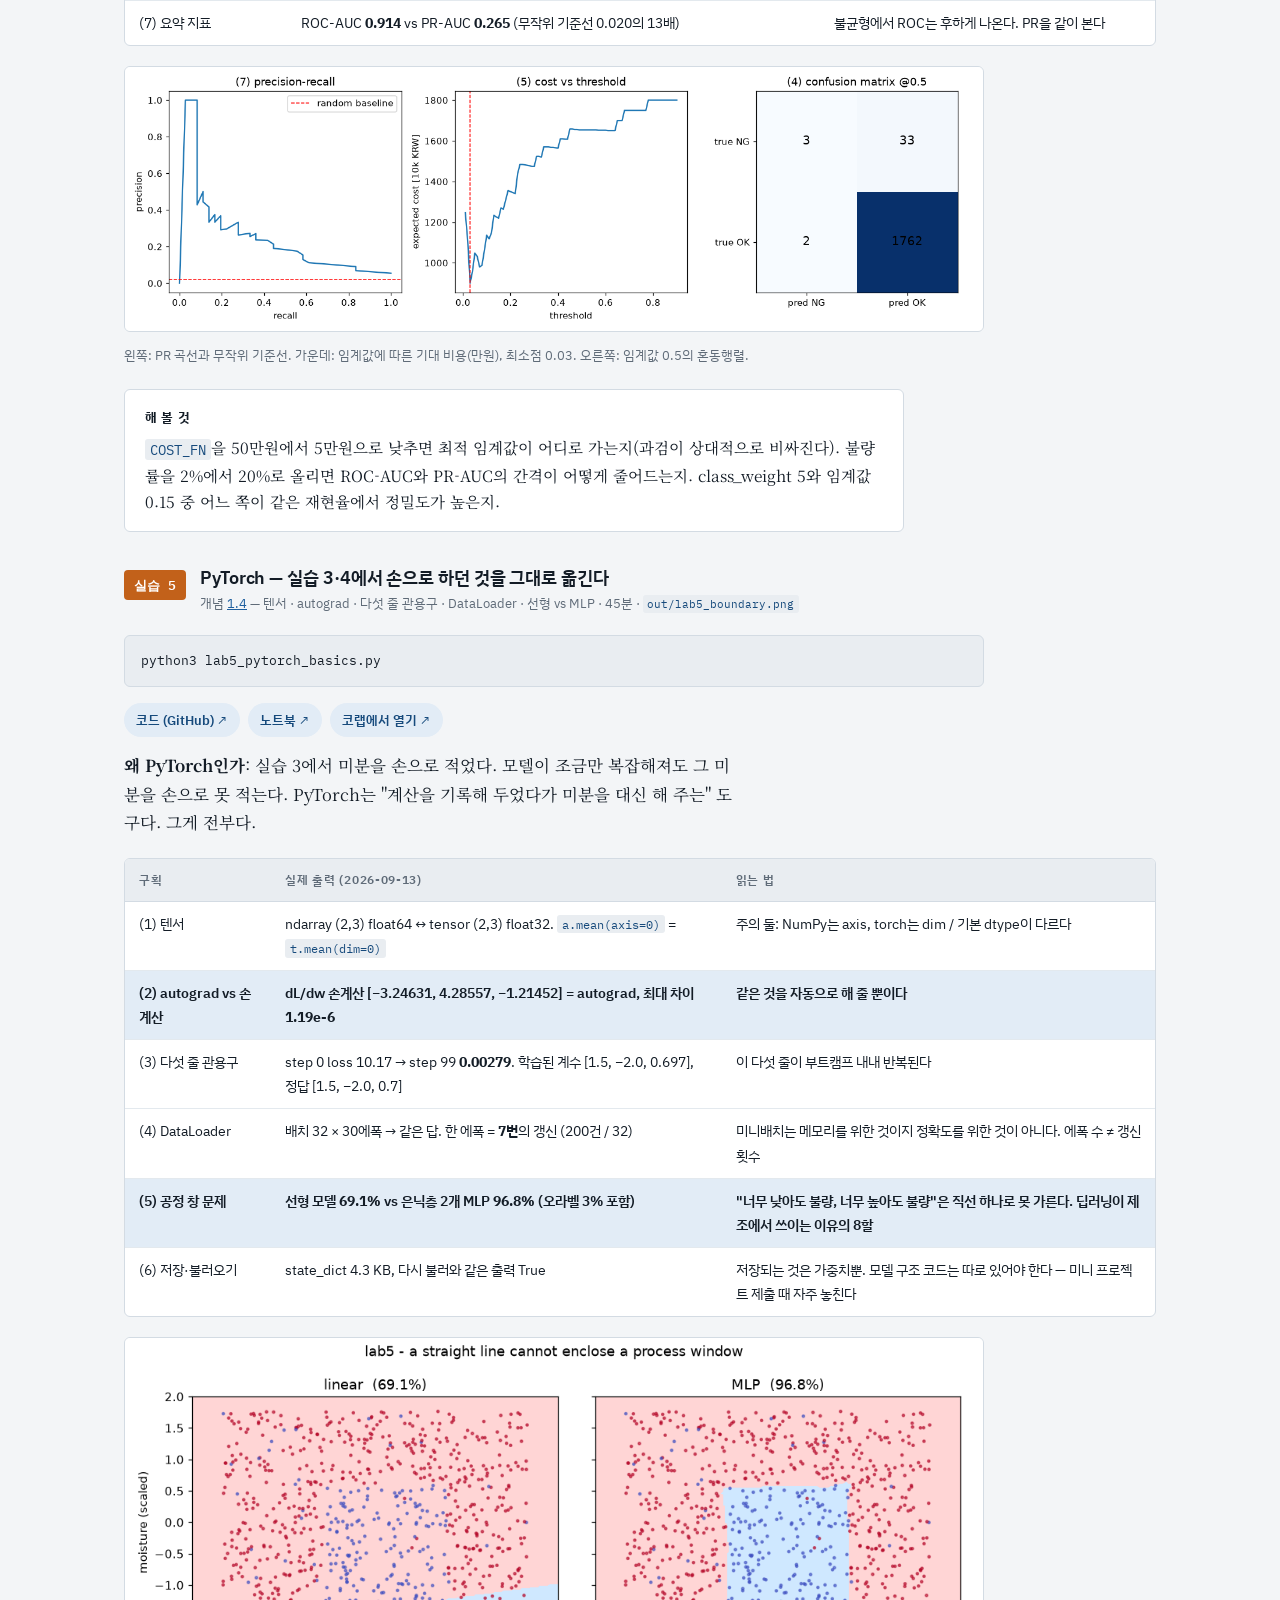
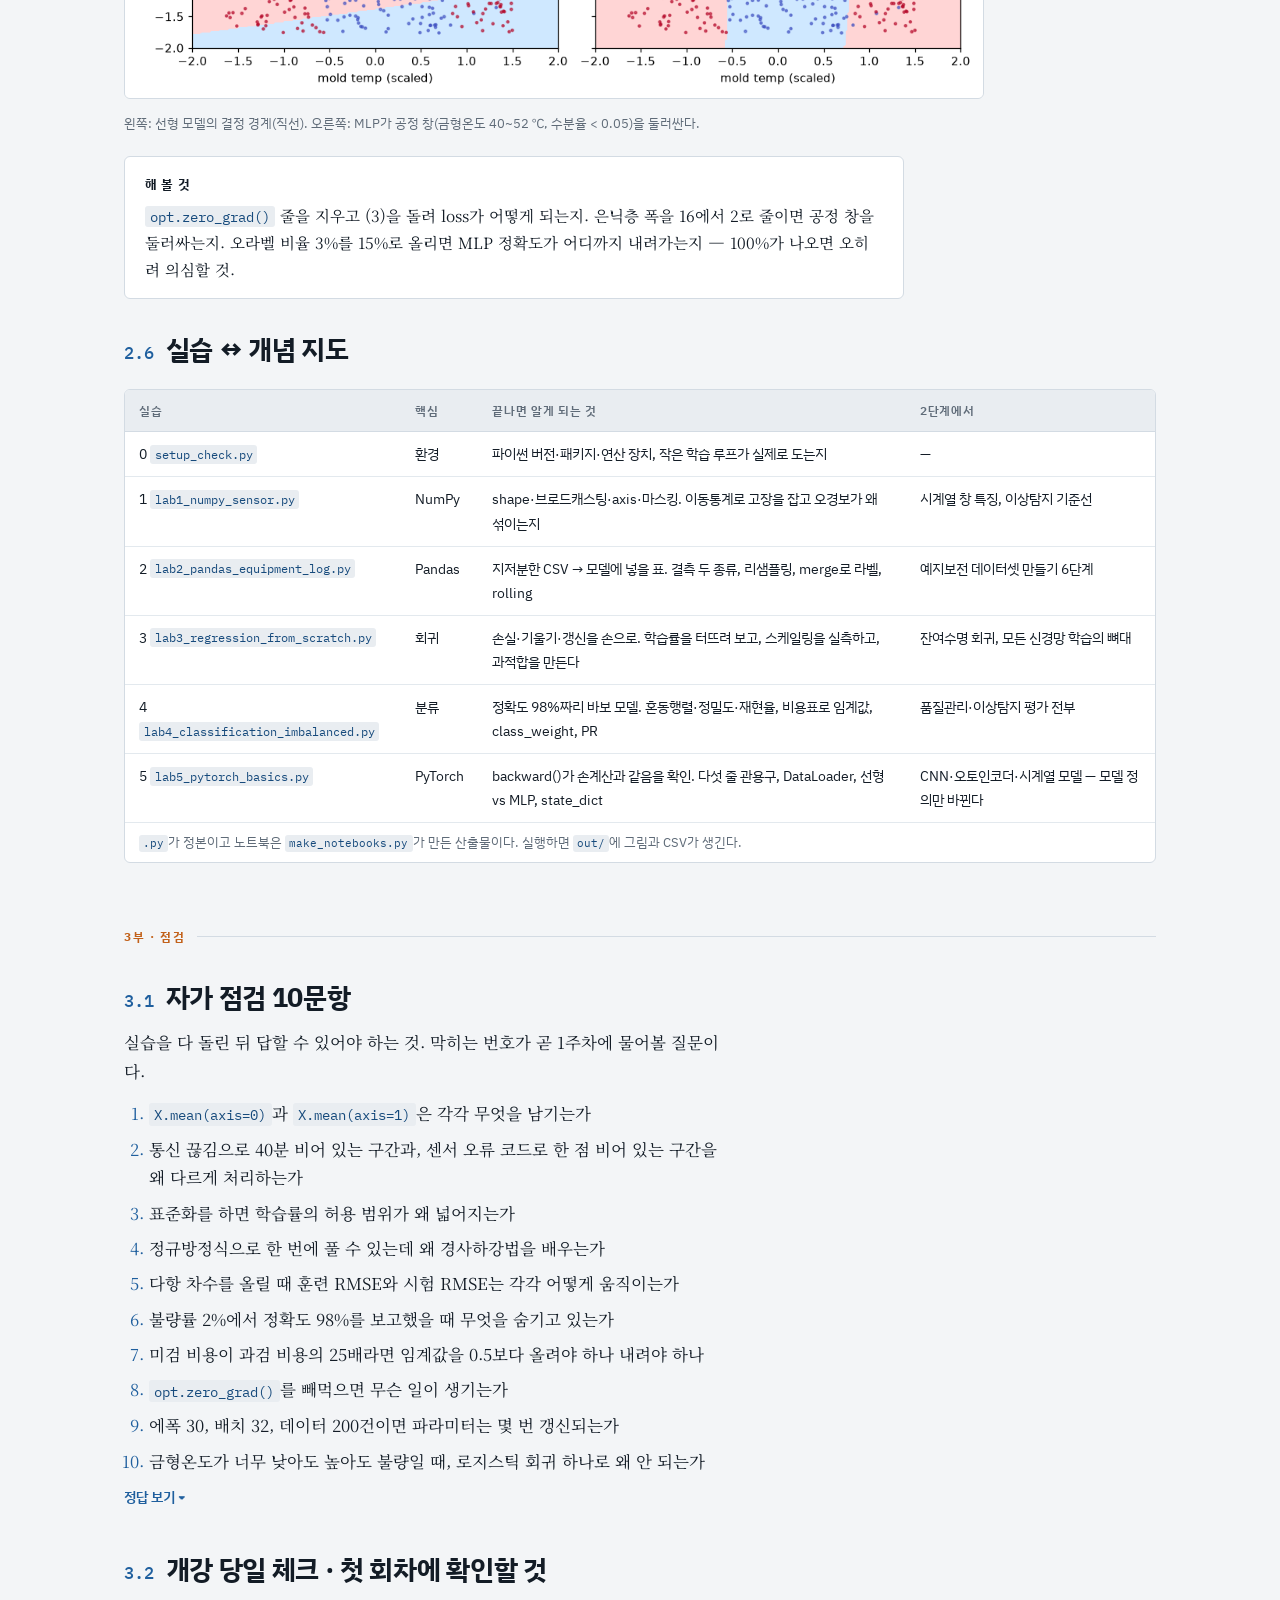
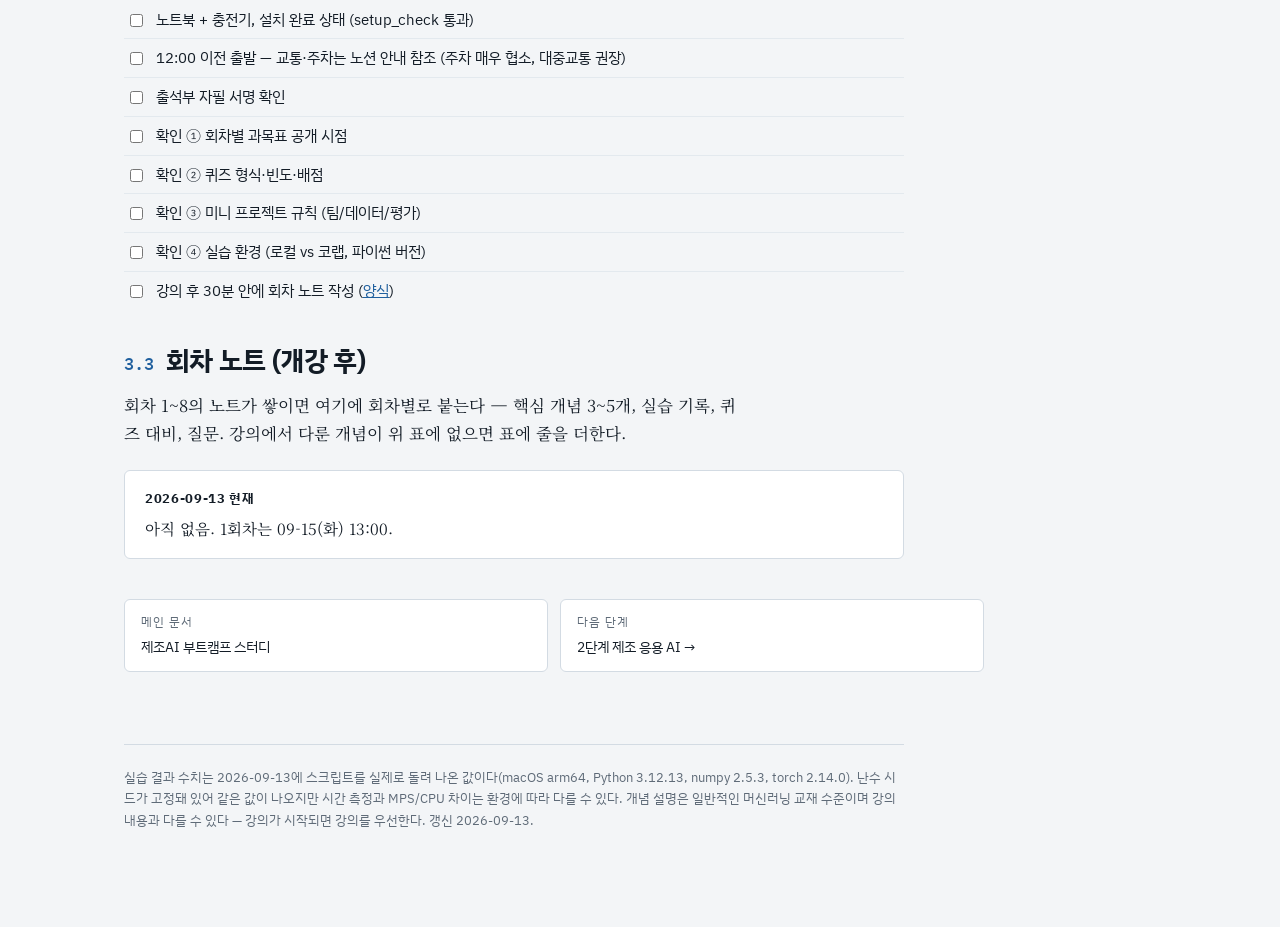
<file: stage-1-basics.html>
<!DOCTYPE html>
<html lang="ko">
<head>
<meta charset="utf-8">
<meta name="viewport" content="width=device-width, initial-scale=1">
<style>
    html { color-scheme: light; }
    body { margin: 0; font: 14px system-ui, -apple-system, sans-serif; background: #fafaf9; }
    img { max-width: 100%; }
    [hidden] { display: none !important; }
</style>
<title>1단계 기초 AI 스터디</title>
<link rel="preconnect" href="https://fonts.gstatic.com" crossorigin>
<link rel="stylesheet" href="https://fonts.googleapis.com/css2?family=IBM+Plex+Sans+KR:wght@400;500;600;700&family=Noto+Serif+KR:wght@400;600;700&family=IBM+Plex+Mono:wght@400;500;600&display=swap">
<link rel="stylesheet" href="style.css">

</head>
<body>
<header class="masthead">
  <div class="wrap">
    <p class="crumbs"><a href="index.html">제조AI 부트캠프 스터디</a> › 1단계 · 기초 AI</p>
    <div class="eyebrow">
      <span>1단계 · 2026-09-15 ~ 10-15 · 4주 8회차</span>
      <span class="dim">개념 2시간 + 실습 4시간 + 자가 점검 30분</span>
    </div>
    <h1>1단계 기초 AI — 개념 13개와 실습 5종</h1>
    <p class="standfirst">
      포스터가 말하는 1단계 범위는 <strong>머신러닝·딥러닝 핵심 개념</strong>(회귀·분류·앙상블·신경망 기초)과
      <strong>Python 데이터 분석·모델링 실습</strong>(NumPy·Pandas·PyTorch)이다. 회차별 과목은 아직 공개되지 않았지만(2026-09-11 확인),
      앞부분에 올 수밖에 없는 개념 13개를 표로 정리하고, 그것을 제조 상황(설비 센서·사출성형·불량 판정)의 합성 데이터로 만져 보는 실습 5종을 붙였다.
      전부 다운로드 없이 1분 안에 돈다. 실습 결과 수치는 스크립트를 실제로 돌려 나온 값이다.
    </p>
    <div class="links">
      <a class="ext" href="https://github.com/drum-grammer/mfg-ai-bootcamp/tree/main/labs">실습 코드 (GitHub, 공개)</a>
      <a class="ext" href="https://colab.research.google.com/github/drum-grammer/mfg-ai-bootcamp/blob/main/labs/notebooks/setup_check.ipynb">코랩에서 환경 점검부터</a>
      <a class="ext" href="https://tangy-soarer-2d3.notion.site/KAIST-AI-2-3dbd9192df1180289850ffb8382cf081">과정 공식 안내 (노션)</a>
    </div>
    <div class="meta">
      <span><strong>다음 단계</strong> <a href="stage-2-applied.html">2단계 제조 응용 AI</a></span>
      <span><strong>메인 문서</strong> <a href="index.html">일정 · 루틴 · 자료 지도</a></span>
      <span class="dim">갱신 2026-09-13</span>
    </div>
  </div>
</header>

<div class="wrap">
<main>

<details class="toc" open>
  <summary>이 페이지의 차례</summary>
  <div class="toc-body">
    <div class="grp">시작</div>
    <a href="#how"><span class="num">0</span>이 페이지로 공부하는 법 · 진행 체크</a>
    <a href="#env"><span class="num">E</span>환경 설치 (30분) — 개강 당일에 하지 않는다</a>
    <div class="grp">1부 · 개념 13개</div>
    <a href="#c-data"><span class="num">1.1</span>데이터 — 특징·라벨, 지도·비지도, 표준화, 분할</a>
    <a href="#c-reg"><span class="num">1.2</span>회귀 — 손실, 경사하강법·학습률, 과적합</a>
    <a href="#c-cls"><span class="num">1.3</span>분류와 평가 — 혼동행렬, 불균형</a>
    <a href="#c-dl"><span class="num">1.4</span>신경망 — 텐서·autograd, 에폭·배치, 은닉층·활성함수</a>
    <div class="grp">2부 · 실습 5종</div>
    <a href="#lab1"><span class="num">2.1</span>NumPy — 센서 3채널, 이동통계로 고장 잡기</a>
    <a href="#lab2"><span class="num">2.2</span>Pandas — 설비 로그를 라벨 붙은 표로</a>
    <a href="#lab3"><span class="num">2.3</span>회귀를 손으로 — 사출성형 치수</a>
    <a href="#lab4"><span class="num">2.4</span>불균형 분류 — 불량률 2%</a>
    <a href="#lab5"><span class="num">2.5</span>PyTorch — 다섯 줄 관용구</a>
    <a href="#labmap"><span class="num">2.6</span>실습 ↔ 개념 지도</a>
    <div class="grp">3부 · 점검</div>
    <a href="#quiz"><span class="num">3.1</span>자가 점검 10문항</a>
    <a href="#firstday"><span class="num">3.2</span>개강 당일 체크 · 첫 회차에 확인할 것</a>
    <a href="#notes"><span class="num">3.3</span>회차 노트 (개강 후)</a>
  </div>
</details>

<h2 id="how"><span class="num">0</span>이 페이지로 공부하는 법</h2>
<p class="col">1부 표의 오른쪽 열("제조에서 왜")을 먼저 보고, 감이 안 오는 줄만 대응 실습으로 확인하면 된다. 전부 읽을 필요는 없다.
시간이 없으면 <strong>실습 2와 4</strong>만 — 2단계 제조 응용에서 가장 많이 쓰는 둘이다.</p>
<ol class="path">
  <li><div class="what"><b>환경 설치와 점검</b><div class="where">아래 E절. 마지막 줄이 "환경 준비 완료"면 실습 5종이 전부 돈다</div></div><span class="t">30분</span></li>
  <li><div class="what"><b>1부 개념 13개 — 표를 훑고 모르는 줄에 표시</b><div class="where">각 줄에 한 줄 정의 · 제조에서 왜 · 대응 실습이 있다</div></div><span class="t">2시간</span></li>
  <li><div class="what"><b>2부 실습 1 → 5 순서대로</b><div class="where">1~2가 데이터, 3~4가 모델과 평가, 5가 도구. 명령 한 줄, 실제 출력, 그림, 해 볼 것</div></div><span class="t">4시간</span></li>
  <li><div class="what"><b>3부 자가 점검 10문항</b><div class="where">막히는 번호가 곧 1주차에 물어볼 질문이다. 회차 노트의 질문 절에 옮긴다</div></div><span class="t">30분</span></li>
</ol>
<h3>진행 체크</h3>
<p class="col">이 브라우저에만 저장된다(서버 없음).</p>
<ul class="checks">
  <li><label><input type="checkbox" id="k-env"><span>환경 점검 통과 ("환경 준비 완료")</span></label></li>
  <li><label><input type="checkbox" id="k-concept"><span>개념 13개 표 훑기</span></label></li>
  <li><label><input type="checkbox" id="k-lab12"><span>실습 1·2 (NumPy · Pandas)</span></label></li>
  <li><label><input type="checkbox" id="k-lab34"><span>실습 3·4 (회귀 · 불균형 분류)</span></label></li>
  <li><label><input type="checkbox" id="k-lab5"><span>실습 5 (PyTorch)</span></label></li>
  <li><label><input type="checkbox" id="k-quiz"><span>자가 점검 10문항 중 8개 이상</span></label></li>
  <li><label><input type="checkbox" id="k-day1"><span>개강 당일 체크 완료</span></label></li>
</ul>

<h2 id="env"><span class="num">E</span>환경 설치 (30분) — 개강 당일에 하지 않는다</h2>
<p class="col">파이썬은 <strong>3.10 ~ 3.12</strong>를 권한다. 3.13 이상은 PyTorch 휠이 없을 수 있다. 강의가 구글 코랩을 쓸 수도 있지만, 로컬 환경이 있으면 VOD 복습 때 인터넷 없이 코드를 돌릴 수 있다. 둘 다 준비해 두는 쪽이 낫다.</p>
<pre class="code"><span class="c"># 가상환경 + 패키지 (macOS / Linux. Windows는 venv\Scripts\activate)</span>
python3.12 -m venv ~/venv/mfgai && source ~/venv/mfgai/bin/activate
pip install -U pip numpy pandas matplotlib scikit-learn torch jupyterlab

<span class="c"># 실습 코드 받기</span>
git clone https://github.com/drum-grammer/mfg-ai-bootcamp
cd mfg-ai-bootcamp/labs

<span class="c"># 점검 — 없는 패키지를 찾아 설치 명령까지 찍어 준다</span>
python3 setup_check.py</pre>
<pre class="code"><span class="c"># 통과하면 이렇게 끝난다 (2026-09-13, macOS arm64, Python 3.12.13)</span>
== 2) 패키지 ==
  [O] numpy        2.5.3      배열·선형대수 — 모든 실습의 바닥
  [O] pandas       3.0.5      표 형태 설비 로그·센서 데이터
  [O] matplotlib   3.11.2     그래프
  [O] sklearn      1.9.1      회귀·분류·앙상블·평가지표
  [O] torch        2.14.0     딥러닝 (2단계 시계열·이미지 모델)
== 3) 연산 장치 ==
  torch가 쓸 장치: mps      <span class="c">← cpu여도 1단계 실습은 전부 가능하다</span>
== 4) 스모크 테스트 ==
  정답 계수  : [ 2.  -1.   0.5]
  학습된 계수: [ 1.991 -1.01   0.505]
<b>환경 준비 완료</b></pre>
<div class="tbl">
<table>
<thead><tr><th>방법</th><th>준비물</th><th>어떻게</th></tr></thead>
<tbody>
<tr class="hi"><td><strong>A. 터미널</strong></td><td>위 가상환경</td><td><code>python3 lab1_numpy_sensor.py</code> 처럼 한 줄씩. 결과 그림·CSV는 <code>out/</code>에 떨어진다</td></tr>
<tr><td><strong>B. 주피터</strong> (권장)</td><td>+ jupyterlab</td><td><code>jupyter lab notebooks/</code> — 같은 이름의 <code>.ipynb</code>. 셀 단위로 중간 변수를 들여다볼 수 있다</td></tr>
<tr><td><strong>C. 구글 코랩</strong></td><td>브라우저만</td><td>각 실습의 <em>코랩에서 열기</em>. 코랩에는 numpy·pandas·sklearn·torch가 이미 깔려 있다. 첫 셀이 <code>out/</code> 폴더를 만든다</td></tr>
</tbody>
</table>
</div>

<div class="part">1부 · 개념 13개 — 1단계에 나올 수밖에 없는 것</div>

<h2 id="c-data"><span class="num">1.1</span>데이터 — 특징·라벨, 지도·비지도, 표준화, 분할</h2>
<div class="tbl">
<table>
<thead><tr><th>개념</th><th>한 줄 정의</th><th>제조에서 왜 중요한가</th><th>실습</th></tr></thead>
<tbody>
<tr><td><strong>특징(feature) / 라벨(label)</strong></td><td>모델에 넣는 입력 열들 / 맞히려는 정답 열</td><td>라벨은 하늘에서 안 떨어진다. 고장 이력을 센서 표에 붙여 만든다</td><td><a href="#lab2">2</a></td></tr>
<tr><td><strong>지도 / 비지도 학습</strong></td><td>정답이 있는가 없는가</td><td>불량 이력이 없는 설비가 태반이라 비지도 이상탐지를 쓴다</td><td><a href="#lab1">1</a> · <a href="#lab4">4</a></td></tr>
<tr><td><strong>표준화(정규화)</strong></td><td>열마다 평균 0, 표준편차 1로</td><td>압력 850과 수분율 0.04를 그대로 넣으면 모델이 압력만 본다</td><td><a href="#lab1">1</a> · <a href="#lab3">3</a></td></tr>
<tr><td><strong>훈련/검증/시험 분할</strong></td><td>학습에 안 쓴 데이터로 채점</td><td>나눠 놓지 않으면 좋아 보이는 착시가 끝까지 안 깨진다</td><td><a href="#lab3">3</a></td></tr>
</tbody>
</table>
</div>
<div class="terms">
  <div><b>특징과 라벨은 표 하나다</b>행 = 사례(한 시점, 한 로트), 열 = 특징 여러 개 + 라벨 하나. 지도학습 데이터셋을 "만든다"는 말은 이 표를 만든다는 뜻이고, 그 시간이 모델링 시간보다 길다.</div>
  <div><b>비지도는 "정상"만 배운다</b>정답이 없으면 정상 구간의 통계를 배우고 거기서 벗어난 정도를 점수로 낸다. 실습 1의 3-시그마 임계값이 가장 단순한 형태다.</div>
  <div><b>표준화는 모델을 위한 것, 해석은 원래 단위로</b>(x − 평균) / 표준편차. 학습이 끝나면 계수를 원래 단위로 되돌려 놓고 읽는다 (실습 3 (4)).</div>
  <div><b>분할은 시간순일 때가 많다</b>설비 데이터는 무작위 분할이 아니라 앞 기간으로 학습, 뒤 기간으로 평가한다. 미래 값이 특징에 섞이면(누수) 점수가 헛되게 오른다.</div>
</div>

<h2 id="c-reg"><span class="num">1.2</span>회귀 — 손실, 경사하강법·학습률, 과적합</h2>
<div class="tbl">
<table>
<thead><tr><th>개념</th><th>한 줄 정의</th><th>제조에서 왜 중요한가</th><th>실습</th></tr></thead>
<tbody>
<tr><td><strong>회귀 / 분류</strong></td><td>숫자를 맞히기 / 범주를 맞히기</td><td>치수·수율 예측은 회귀, 양·불 판정은 분류</td><td><a href="#lab3">3</a> · <a href="#lab4">4</a></td></tr>
<tr><td><strong>손실함수</strong></td><td>틀린 정도를 하나의 숫자로</td><td>회귀는 MSE, 분류는 교차엔트로피. 이 선택이 모델 성격을 정한다</td><td><a href="#lab3">3</a></td></tr>
<tr><td><strong>경사하강법 · 학습률</strong></td><td>손실이 줄어드는 방향으로 조금씩 이동 / 그 보폭</td><td>학습이 안 되는 원인 1순위가 학습률이다</td><td><a href="#lab3">3</a></td></tr>
<tr><td><strong>과적합</strong></td><td>훈련 점수는 오르는데 시험 점수가 돌아서는 지점</td><td>데이터가 적은 제조 문제에서 특히 잘 일어난다</td><td><a href="#lab3">3</a></td></tr>
</tbody>
</table>
</div>
<div class="eq"><span class="tag">회귀의 세 줄 — 신경망도 정확히 이 세 줄이다</span>
<pre>손실    L(w, b) = (1/n) Σ ( x_i·w + b − y_i )²                 (MSE)
기울기  dL/dw = (2/n) Xᵀ(Xw + b − y)      dL/db = (2/n) Σ(Xw + b − y)
갱신    w ← w − lr · dL/dw               b ← b − lr · dL/db</pre>
<p class="gloss">선형 모델은 정규방정식으로 한 번에 풀린다(실습 3 (2)). 그런데도 경사하강법을 배우는 이유는 신경망에는 닫힌 해가 없기 때문이다. 달라지는 것은 모델의 모양뿐이고 이 세 줄은 같다.</p></div>
<div class="terms">
  <div><b>학습률은 "적당히"가 없다</b>작으면 400스텝을 돌아도 제자리, 크면 값이 폭주해 inf가 된다. 원 스케일에서는 되는 학습률의 창이 바늘구멍이고, 표준화하면 넓어진다 (실습 3 (3)(4)).</div>
  <div><b>과적합은 갈라짐이다</b>모델을 복잡하게(다항 차수 ↑) 만들수록 훈련 오차는 계속 줄지만 시험 오차는 어느 지점에서 돌아선다. 훈련 점수만 보고 좋아하는 실수가 퀴즈의 단골이다 (실습 3 (6)).</div>
</div>

<h2 id="c-cls"><span class="num">1.3</span>분류와 평가 — 혼동행렬, 불균형</h2>
<div class="tbl">
<table>
<thead><tr><th>개념</th><th>한 줄 정의</th><th>제조에서 왜 중요한가</th><th>실습</th></tr></thead>
<tbody>
<tr><td><strong>혼동행렬 · 정밀도 · 재현율</strong></td><td>맞힘/틀림 네 칸과 그로부터 나오는 비율</td><td>미검(FN)과 과검(FP)의 비용이 다르다. 정확도로는 안 보인다</td><td><a href="#lab4">4</a></td></tr>
<tr><td><strong>불균형 데이터</strong></td><td>찾아야 할 쪽이 드문 상태</td><td>불량률 2%면 "전부 양품"이라 찍어도 정확도 98%</td><td><a href="#lab4">4</a></td></tr>
</tbody>
</table>
</div>
<div class="eq"><span class="tag">혼동행렬 네 칸에 현장 용어를 붙인다</span>
<pre>                 예측 불량        예측 양품
실제 불량   |   TP (잡음)      FN = 미검 (불량을 흘려보냄)
실제 양품   |   FP = 과검      TN

정밀도 = TP / (TP + FP)   잡은 것 중 진짜 불량 비율 → 과검이 적을수록 높다
재현율 = TP / (TP + FN)   진짜 불량 중 잡아낸 비율   → 미검이 적을수록 높다</pre>
<p class="gloss">임계값 0.5는 관습일 뿐이다. 미검 1건 50만원, 과검 1건 2만원이면 총비용이 최소인 임계값은 0.03까지 내려간다 (실습 4 (5)). 현업과 합의할 것은 모델이 아니라 이 비용표다.</p></div>

<h2 id="c-dl"><span class="num">1.4</span>신경망 — 텐서·autograd, 에폭·배치, 은닉층·활성함수</h2>
<div class="tbl">
<table>
<thead><tr><th>개념</th><th>한 줄 정의</th><th>제조에서 왜 중요한가</th><th>실습</th></tr></thead>
<tbody>
<tr><td><strong>텐서 · autograd</strong></td><td>배열 + 미분 기록 / 미분 자동 계산</td><td>손으로 미분할 수 없는 모델을 학습시키는 장치</td><td><a href="#lab5">5</a></td></tr>
<tr><td><strong>에폭 · 배치</strong></td><td>데이터 한 바퀴 / 한 번에 처리하는 묶음</td><td>둘을 헷갈리면 학습 시간 계산이 어긋난다</td><td><a href="#lab5">5</a></td></tr>
<tr><td><strong>은닉층 · 활성함수</strong></td><td>층을 쌓고 사이에 비선형을 끼운다</td><td>"너무 낮아도 불량, 너무 높아도 불량"은 직선으로 못 가른다</td><td><a href="#lab5">5</a></td></tr>
</tbody>
</table>
</div>
<div class="eq"><span class="tag">PyTorch 학습 루프 — 부트캠프 내내 이 다섯 줄만 반복된다</span>
<pre>opt.zero_grad()          # 지난 기울기를 지운다 (빼먹으면 누적된다)
pred = model(x)          # 순전파
loss = lossf(pred, y)    # 손실
loss.backward()          # 역전파 = 기울기 계산
opt.step()               # 파라미터 갱신</pre>
<p class="gloss"><code>backward()</code>가 내놓는 기울기는 실습 3에서 손으로 적은 식과 같은 값이다 (실습 5 (2), 최대 차이 1e-6). 강의 코드가 빨라지면 모르는 줄이 (a) 데이터 준비 (b) 모델 정의 (c) 이 다섯 줄 중 어디인지부터 분류한다.</p></div>

<div class="part">2부 · 실습 5종 — 합성 데이터, 다운로드 없음</div>

<div class="lab-head" id="lab1"><span class="n">실습 1</span><div><h3>NumPy — 센서 3채널, 이동통계로 베어링 고장 잡기</h3><div class="ref">개념 <a href="#c-data">1.1</a> — shape · 브로드캐스팅 · axis · 불리언 마스킹 · 45분 · <code>out/lab1_sensor.png</code></div></div></div>
<pre class="code">python3 lab1_numpy_sensor.py</pre>
<div class="links">
  <a class="ext" href="https://github.com/drum-grammer/mfg-ai-bootcamp/blob/main/labs/lab1_numpy_sensor.py">코드 (GitHub)</a>
  <a class="ext" href="https://github.com/drum-grammer/mfg-ai-bootcamp/blob/main/labs/notebooks/lab1_numpy_sensor.ipynb">노트북</a>
  <a class="ext" href="https://colab.research.google.com/github/drum-grammer/mfg-ai-bootcamp/blob/main/labs/notebooks/lab1_numpy_sensor.ipynb">코랩에서 열기</a>
</div>
<p class="col"><strong>상황</strong>: 1초에 10번 샘플링하는 설비 센서 3채널(진동·온도·전류) 10분치. 7분 지점부터 30초간 베어링 이상 — 진동이 커지고 전류가 따라 오른다.
C 펌웨어에서 for 루프로 하던 일(영점 빼기, 이동평균, 임계값 넘는 구간 찾기)이 NumPy에서는 전부 한 줄이 된다.</p>
<div class="tbl">
<table>
<thead><tr><th>구획</th><th>실제 출력 (2026-09-13)</th><th>읽는 법</th></tr></thead>
<tbody>
<tr><td>(1) shape</td><td><code>X.shape = (6000, 3)</code> — 행 = 시점, 열 = 채널</td><td>모든 실습에서 shape부터 본다</td></tr>
<tr><td>(2) 벡터화</td><td>같은 RMS: for 루프 0.44 ms vs NumPy 0.02 ms, <strong>18배</strong></td><td>데이터가 100배 커지면 이 차이가 대기 시간이 된다</td></tr>
<tr><td>(3) 브로드캐스팅</td><td><code>(6000,3) − (3,)</code>이 계산된다. 표준화 후 평균 0, 표준편차 1</td><td>채널별 보정을 한 번에</td></tr>
<tr><td>(4) 슬라이딩 윈도우</td><td>5초 창 → <code>(5951, 50)</code>, 원본 메모리 재사용 True</td><td>이동평균·이동표준편차 = 2단계 시계열 특징의 원형</td></tr>
<tr class="hi"><td>(5) 3-시그마 경보</td><td>정상 구간 이동표준편차 평균 0.3180, 임계값 <strong>0.3785</strong>. 경보 구간 14개 — 고장 구간 안 <strong>13개</strong> / 오경보 <strong>1개</strong></td><td>검출이 늦고(창을 채울 때까지), 오경보가 섞인다(정상도 가끔 넘는다). "3초 이상 지속" 같은 규칙이 늘 따라붙는다</td></tr>
<tr><td>(6) axis</td><td><code>mean(axis=0) → (3,)</code> 채널별 / <code>mean(axis=1) → (6000,)</code> 시점별</td><td>axis는 "없어지는 축"이다</td></tr>
</tbody>
</table>
</div>
<figure style="margin:20px 0 0;max-width:860px"><img src="img/lab1_sensor.png" alt="실습 1 결과: 진동 원신호와 5초 이동평균, 이동표준편차와 3-시그마 임계값, 경보 구간이 420~450초 고장 구간(회색)과 겹친다" style="border:1px solid var(--line);border-radius:6px"><figcaption style="font-family:var(--f-ui);font-size:12.5px;color:var(--muted);margin-top:6px">위: 원신호(회색)와 5초 이동평균. 가운데: 이동표준편차와 3-시그마 임계값(빨간 점선). 아래: 경보(빨강)가 주입한 고장 구간 420~450초(회색 띠)와 겹친다.</figcaption></figure>
<div class="box"><span class="h">해 볼 것</span>창 길이 <code>W</code>를 5초에서 1초·20초로 바꿔 "지연 vs 안정성"이 어떻게 움직이는지. 3-시그마를 2-시그마로 낮추면 오경보가 몇 개로 느는지. 고장 구간을 30초에서 5초로 줄이면 5초 창이 잡아내는지.</div>

<div class="lab-head" id="lab2"><span class="n">실습 2</span><div><h3>Pandas — 설비 로그를 "모델에 넣을 표"로</h3><div class="ref">개념 <a href="#c-data">1.1</a> — 결측 두 종류 · resample · merge로 라벨 · rolling · 60분 · <code>out/dataset_hourly.csv</code></div></div></div>
<pre class="code">python3 lab2_pandas_equipment_log.py</pre>
<div class="links">
  <a class="ext" href="https://github.com/drum-grammer/mfg-ai-bootcamp/blob/main/labs/lab2_pandas_equipment_log.py">코드 (GitHub)</a>
  <a class="ext" href="https://github.com/drum-grammer/mfg-ai-bootcamp/blob/main/labs/notebooks/lab2_pandas_equipment_log.ipynb">노트북</a>
  <a class="ext" href="https://colab.research.google.com/github/drum-grammer/mfg-ai-bootcamp/blob/main/labs/notebooks/lab2_pandas_equipment_log.ipynb">코랩에서 열기</a>
</div>
<p class="col"><strong>왜 이 실습이 제일 중요한가</strong>: 강의는 모델에 시간을 쓰지만, 실제 과제에서 시간을 먹는 곳은 여기다. 설비 3대 × 7일 × 1분 간격의 지저분한 CSV(통신 끊김, 센서 오류 코드 −999, 설비마다 다른 기록 시작)와 고장 이력 표를 붙여 <strong>라벨이 달린 표</strong> 하나를 만든다.</p>
<div class="tbl">
<table>
<thead><tr><th>단계</th><th>실제 출력 (2026-09-13)</th><th>읽는 법</th></tr></thead>
<tbody>
<tr><td>(1) 읽자마자 describe()</td><td><code>temp</code>의 min이 <strong>−999</strong>. 30,240행</td><td>센서 고장 코드가 숫자로 섞여 들어왔다. 평균을 그대로 믿으면 안 된다</td></tr>
<tr class="hi"><td>(2) 결측 두 종류</td><td>temp 224 / vib 165 / current 165개. <code>limit=5</code>(5분까지만) 메운 뒤 남은 결측 <strong>315개</strong></td><td>통신 끊김(수십 분)은 지어내지 않고 남긴다. 오류 코드(한두 점)는 앞뒤로 메운다. 설비별 groupby 없이 ffill하면 다른 설비 값이 넘어온다</td></tr>
<tr><td>(3) resample 1분 → 1시간</td><td>30,240행 → <strong>504행</strong>. 평균·최댓값·표준편차·개수</td><td>집계 함수 선택이 곧 특징 설계다: 평균은 추세, 최댓값은 피크, 표준편차는 흔들림</td></tr>
<tr class="hi"><td>(4) merge로 라벨</td><td>"앞으로 6시간 안에 고장?" 라벨 분포 {0: 486, 1: 18}, 양성 <strong>3.57%</strong></td><td>지도학습의 y가 여기서 생긴다. 고장 이후 구간을 넣으면 누수(leakage)</td></tr>
<tr><td>(5) rolling 특징</td><td>label=1 구간 vib 기울기 <strong>+0.0148</strong> vs label=0 −0.0006, temp 기울기 +0.6332 vs −0.0302</td><td>전조는 절댓값보다 기울기에서 먼저 보인다</td></tr>
<tr><td>(6) 완성된 표</td><td><strong>498행 × 특징 9개 + 라벨 1개</strong></td><td>여기까지가 "X와 y를 만든다"의 실제 내용. 실습 3~5가 이 표 모양을 받는다</td></tr>
</tbody>
<caption>read_csv → describe로 이상값 → 결측 종류 나누기 → resample → merge로 라벨 → rolling 특징. 이 6단계가 2단계 제조 응용 과제에서 매번 반복된다.</caption>
</table>
</div>
<div class="box"><span class="h">해 볼 것</span>라벨 창을 6시간에서 12시간·2시간으로 바꾸면 양성 비율과 기울기 차이가 어떻게 변하는지. <code>limit=5</code>를 60으로 올려 통신 끊김까지 메우면 라벨 1 구간의 특징이 어떻게 흐려지는지. 설비별 groupby를 빼고 ffill하면 무슨 일이 생기는지.</div>

<div class="lab-head" id="lab3"><span class="n">실습 3</span><div><h3>회귀를 손으로 — 사출성형 공정 → 제품 치수</h3><div class="ref">개념 <a href="#c-reg">1.2</a> — 손실 · 정규방정식 · 경사하강법 · 학습률 · 스케일링 · 과적합 · 60분 · <code>out/lab3_regression.png</code></div></div></div>
<pre class="code">python3 lab3_regression_from_scratch.py</pre>
<div class="links">
  <a class="ext" href="https://github.com/drum-grammer/mfg-ai-bootcamp/blob/main/labs/lab3_regression_from_scratch.py">코드 (GitHub)</a>
  <a class="ext" href="https://github.com/drum-grammer/mfg-ai-bootcamp/blob/main/labs/notebooks/lab3_regression_from_scratch.ipynb">노트북</a>
  <a class="ext" href="https://colab.research.google.com/github/drum-grammer/mfg-ai-bootcamp/blob/main/labs/notebooks/lab3_regression_from_scratch.ipynb">코랩에서 열기</a>
</div>
<p class="col"><strong>상황</strong>: 사출압력(~850 bar)·금형온도(~45 ℃)·냉각시간(~12 s)·원료 수분율(~0.04 %)로 완성품 치수 편차(mm)를 예측한다. 단위가 제각각이라 크기 차이가 2만 배 — 그것이 이 실습의 핵심이다.</p>
<div class="tbl">
<table>
<thead><tr><th>구획</th><th>실제 출력 (2026-09-13)</th><th>읽는 법</th></tr></thead>
<tbody>
<tr><td>(2) 정규방정식</td><td>계수 [0.0020, −0.0146, −0.0394, 2.8826], MSE <strong>0.000361</strong> (잡음 분산 0.0004)</td><td>선형 모델은 한 번에 풀린다. 더 줄일 수 없는 바닥</td></tr>
<tr class="hi"><td>(3) 원 스케일, 학습률만</td><td>lr=1e-9 → 0.340 (느림) · lr=1e-7 → 0.013 (느림) · lr=1e-5 → <strong>inf (발산)</strong></td><td>되는 학습률의 창이 바늘구멍이다</td></tr>
<tr class="hi"><td>(4) 표준화 뒤</td><td>lr=1e-3 → 0.213 · lr=1e-2 → <strong>0.000361</strong> · lr=1e-1 → 0.000361</td><td>같은 400스텝에 정규방정식과 같은 답. 계수를 원 단위로 되돌리면 (2)와 일치</td></tr>
<tr><td>(5) sklearn 대조</td><td>최대 차이 <strong>4.4e-16</strong></td><td>라이브러리가 하는 일을 이제 안다</td></tr>
<tr><td>(6) 과적합</td><td>차수 1/2/3/5/8/11 → test RMSE 0.0196 / <strong>0.0195</strong> / 0.0196 / 0.0202 / 0.0205 / <strong>0.0981</strong>. train은 0.0188 → 0.0178로 계속 감소</td><td>test 기준 최적은 2차. 이 갈라짐이 과적합</td></tr>
</tbody>
</table>
</div>
<figure style="margin:20px 0 0;max-width:860px"><img src="img/lab3_regression.png" alt="실습 3 결과: 표준화 후 손실 곡선, 예측 대 실제 산점도, 다항 차수에 따른 train/test RMSE 갈라짐" style="border:1px solid var(--line);border-radius:6px"><figcaption style="font-family:var(--f-ui);font-size:12.5px;color:var(--muted);margin-top:6px">왼쪽: 표준화 후 lr=0.1 손실 곡선(로그). 가운데: 예측 vs 실제. 오른쪽: 차수를 올리면 train RMSE는 내려가고 test RMSE는 11차에서 튄다.</figcaption></figure>
<div class="box"><span class="h">해 볼 것</span>표준화 없이 lr=1e-6, 1e-8을 넣어 창이 얼마나 좁은지 직접 찾아본다. 데이터 N을 600에서 60으로 줄이면 과적합이 몇 차부터 시작하는지. 잡음을 0.02에서 0.2로 키우면 MSE 바닥이 어디로 가는지.</div>

<div class="lab-head" id="lab4"><span class="n">실습 4</span><div><h3>불량 판정은 정확도로 평가하지 않는다 — 불량률 2%</h3><div class="ref">개념 <a href="#c-cls">1.3</a> — 로지스틱 회귀 · 혼동행렬 · 비용 기반 임계값 · class_weight · PR · 45분 · <code>out/lab4_classification.png</code></div></div></div>
<pre class="code">python3 lab4_classification_imbalanced.py</pre>
<div class="links">
  <a class="ext" href="https://github.com/drum-grammer/mfg-ai-bootcamp/blob/main/labs/lab4_classification_imbalanced.py">코드 (GitHub)</a>
  <a class="ext" href="https://github.com/drum-grammer/mfg-ai-bootcamp/blob/main/labs/notebooks/lab4_classification_imbalanced.ipynb">노트북</a>
  <a class="ext" href="https://colab.research.google.com/github/drum-grammer/mfg-ai-bootcamp/blob/main/labs/notebooks/lab4_classification_imbalanced.ipynb">코랩에서 열기</a>
</div>
<p class="col"><strong>상황</strong>: 공정 파라미터 5개로 로트의 불량을 판정한다. 6,000건 중 불량 136건(2.27%). 품질관리·이상탐지·예지보전은 전부 이 모양이다 — 찾아야 할 것이 드물다.</p>
<div class="tbl">
<table>
<thead><tr><th>구획</th><th>실제 출력 (2026-09-13)</th><th>읽는 법</th></tr></thead>
<tbody>
<tr><td>(2) 로지스틱 회귀 직접 구현</td><td>계수: 수분율 +1.446, 사이클편차 +1.054, 금형온도 −0.752 … sklearn과 소수 셋째 자리까지 일치</td><td>표준화한 계수라 크기 비교가 그대로 영향력 비교</td></tr>
<tr class="hi"><td>(3) 정확도의 함정</td><td>전부 "양품" 모델 <strong>98.00%</strong> (검출 0건) vs 학습한 모델 <strong>98.06%</strong> (검출 3건)</td><td>정확도로는 둘을 구분할 수 없다. 보고서에 쓰면 안 된다</td></tr>
<tr><td>(4) 혼동행렬 @0.5</td><td>TP 3 · FN <strong>33</strong> · FP 2 · TN 1762. 정밀도 0.600, 재현율 <strong>0.083</strong>, F1 0.146</td><td>미검(FN) 33건. 잡은 것은 정확하지만 거의 못 잡는다</td></tr>
<tr class="hi"><td>(5) 비용으로 임계값</td><td>미검 50만원·과검 2만원: 임계값 0.50 → 비용 <strong>1,654만원</strong> / 최적 <strong>0.03</strong> → <strong>900만원</strong> (재현율 0.833, 정밀도 0.091)</td><td>미검이 비쌀수록 임계값을 낮춰 많이 잡는다. 0.5는 어디에도 근거가 없다</td></tr>
<tr><td>(6) class_weight</td><td>가중치 1/5/20/50 → 재현율 0.083 / 0.361 / 0.583 / <strong>0.861</strong>, 정밀도 0.600 → 0.073</td><td>임계값 조정과 결국 같은 손잡이</td></tr>
<tr><td>(7) 요약 지표</td><td>ROC-AUC <strong>0.914</strong> vs PR-AUC <strong>0.265</strong> (무작위 기준선 0.020의 13배)</td><td>불균형에서 ROC는 후하게 나온다. PR을 같이 본다</td></tr>
</tbody>
</table>
</div>
<figure style="margin:20px 0 0;max-width:860px"><img src="img/lab4_classification.png" alt="실습 4 결과: 정밀도-재현율 곡선, 임계값에 따른 기대 비용, 임계값 0.5의 혼동행렬" style="border:1px solid var(--line);border-radius:6px"><figcaption style="font-family:var(--f-ui);font-size:12.5px;color:var(--muted);margin-top:6px">왼쪽: PR 곡선과 무작위 기준선. 가운데: 임계값에 따른 기대 비용(만원), 최소점 0.03. 오른쪽: 임계값 0.5의 혼동행렬.</figcaption></figure>
<div class="box"><span class="h">해 볼 것</span><code>COST_FN</code>을 50만원에서 5만원으로 낮추면 최적 임계값이 어디로 가는지(과검이 상대적으로 비싸진다). 불량률을 2%에서 20%로 올리면 ROC-AUC와 PR-AUC의 간격이 어떻게 줄어드는지. class_weight 5와 임계값 0.15 중 어느 쪽이 같은 재현율에서 정밀도가 높은지.</div>

<div class="lab-head" id="lab5"><span class="n">실습 5</span><div><h3>PyTorch — 실습 3·4에서 손으로 하던 것을 그대로 옮긴다</h3><div class="ref">개념 <a href="#c-dl">1.4</a> — 텐서 · autograd · 다섯 줄 관용구 · DataLoader · 선형 vs MLP · 45분 · <code>out/lab5_boundary.png</code></div></div></div>
<pre class="code">python3 lab5_pytorch_basics.py</pre>
<div class="links">
  <a class="ext" href="https://github.com/drum-grammer/mfg-ai-bootcamp/blob/main/labs/lab5_pytorch_basics.py">코드 (GitHub)</a>
  <a class="ext" href="https://github.com/drum-grammer/mfg-ai-bootcamp/blob/main/labs/notebooks/lab5_pytorch_basics.ipynb">노트북</a>
  <a class="ext" href="https://colab.research.google.com/github/drum-grammer/mfg-ai-bootcamp/blob/main/labs/notebooks/lab5_pytorch_basics.ipynb">코랩에서 열기</a>
</div>
<p class="col"><strong>왜 PyTorch인가</strong>: 실습 3에서 미분을 손으로 적었다. 모델이 조금만 복잡해져도 그 미분을 손으로 못 적는다. PyTorch는 "계산을 기록해 두었다가 미분을 대신 해 주는" 도구다. 그게 전부다.</p>
<div class="tbl">
<table>
<thead><tr><th>구획</th><th>실제 출력 (2026-09-13)</th><th>읽는 법</th></tr></thead>
<tbody>
<tr><td>(1) 텐서</td><td>ndarray (2,3) float64 ↔ tensor (2,3) float32. <code>a.mean(axis=0)</code> = <code>t.mean(dim=0)</code></td><td>주의 둘: NumPy는 axis, torch는 dim / 기본 dtype이 다르다</td></tr>
<tr class="hi"><td>(2) autograd vs 손계산</td><td>dL/dw 손계산 [−3.24631, 4.28557, −1.21452] = autograd, 최대 차이 <strong>1.19e-6</strong></td><td>같은 것을 자동으로 해 줄 뿐이다</td></tr>
<tr><td>(3) 다섯 줄 관용구</td><td>step 0 loss 10.17 → step 99 <strong>0.00279</strong>. 학습된 계수 [1.5, −2.0, 0.697], 정답 [1.5, −2.0, 0.7]</td><td>이 다섯 줄이 부트캠프 내내 반복된다</td></tr>
<tr><td>(4) DataLoader</td><td>배치 32 × 30에폭 → 같은 답. 한 에폭 = <strong>7번</strong>의 갱신 (200건 / 32)</td><td>미니배치는 메모리를 위한 것이지 정확도를 위한 것이 아니다. 에폭 수 ≠ 갱신 횟수</td></tr>
<tr class="hi"><td>(5) 공정 창 문제</td><td>선형 모델 <strong>69.1%</strong> vs 은닉층 2개 MLP <strong>96.8%</strong> (오라벨 3% 포함)</td><td>"너무 낮아도 불량, 너무 높아도 불량"은 직선 하나로 못 가른다. 딥러닝이 제조에서 쓰이는 이유의 8할</td></tr>
<tr><td>(6) 저장·불러오기</td><td>state_dict 4.3 KB, 다시 불러와 같은 출력 True</td><td>저장되는 것은 가중치뿐. 모델 구조 코드는 따로 있어야 한다 — 미니 프로젝트 제출 때 자주 놓친다</td></tr>
</tbody>
</table>
</div>
<figure style="margin:20px 0 0;max-width:860px"><img src="img/lab5_boundary.png" alt="실습 5 결과: 금형온도-수분율 평면에서 선형 모델은 직선 하나로 가르고 MLP는 공정 창을 사각형으로 둘러싼다" style="border:1px solid var(--line);border-radius:6px"><figcaption style="font-family:var(--f-ui);font-size:12.5px;color:var(--muted);margin-top:6px">왼쪽: 선형 모델의 결정 경계(직선). 오른쪽: MLP가 공정 창(금형온도 40~52 ℃, 수분율 &lt; 0.05)을 둘러싼다.</figcaption></figure>
<div class="box"><span class="h">해 볼 것</span><code>opt.zero_grad()</code> 줄을 지우고 (3)을 돌려 loss가 어떻게 되는지. 은닉층 폭을 16에서 2로 줄이면 공정 창을 둘러싸는지. 오라벨 비율 3%를 15%로 올리면 MLP 정확도가 어디까지 내려가는지 — 100%가 나오면 오히려 의심할 것.</div>

<h2 id="labmap"><span class="num">2.6</span>실습 ↔ 개념 지도</h2>
<div class="tbl">
<table>
<thead><tr><th>실습</th><th>핵심</th><th>끝나면 알게 되는 것</th><th>2단계에서</th></tr></thead>
<tbody>
<tr><td>0 <code>setup_check.py</code></td><td>환경</td><td>파이썬 버전·패키지·연산 장치, 작은 학습 루프가 실제로 도는지</td><td>—</td></tr>
<tr><td>1 <code>lab1_numpy_sensor.py</code></td><td>NumPy</td><td>shape·브로드캐스팅·axis·마스킹. 이동통계로 고장을 잡고 오경보가 왜 섞이는지</td><td>시계열 창 특징, 이상탐지 기준선</td></tr>
<tr><td>2 <code>lab2_pandas_equipment_log.py</code></td><td>Pandas</td><td>지저분한 CSV → 모델에 넣을 표. 결측 두 종류, 리샘플링, merge로 라벨, rolling</td><td>예지보전 데이터셋 만들기 6단계</td></tr>
<tr><td>3 <code>lab3_regression_from_scratch.py</code></td><td>회귀</td><td>손실·기울기·갱신을 손으로. 학습률을 터뜨려 보고, 스케일링을 실측하고, 과적합을 만든다</td><td>잔여수명 회귀, 모든 신경망 학습의 뼈대</td></tr>
<tr><td>4 <code>lab4_classification_imbalanced.py</code></td><td>분류</td><td>정확도 98%짜리 바보 모델. 혼동행렬·정밀도·재현율, 비용표로 임계값, class_weight, PR</td><td>품질관리·이상탐지 평가 전부</td></tr>
<tr><td>5 <code>lab5_pytorch_basics.py</code></td><td>PyTorch</td><td>backward()가 손계산과 같음을 확인. 다섯 줄 관용구, DataLoader, 선형 vs MLP, state_dict</td><td>CNN·오토인코더·시계열 모델 — 모델 정의만 바뀐다</td></tr>
</tbody>
<caption><code>.py</code>가 정본이고 노트북은 <code>make_notebooks.py</code>가 만든 산출물이다. 실행하면 <code>out/</code>에 그림과 CSV가 생긴다.</caption>
</table>
</div>

<div class="part">3부 · 점검</div>

<h2 id="quiz"><span class="num">3.1</span>자가 점검 10문항</h2>
<p class="col">실습을 다 돌린 뒤 답할 수 있어야 하는 것. 막히는 번호가 곧 1주차에 물어볼 질문이다.</p>
<ol>
  <li><code>X.mean(axis=0)</code>과 <code>X.mean(axis=1)</code>은 각각 무엇을 남기는가</li>
  <li>통신 끊김으로 40분 비어 있는 구간과, 센서 오류 코드로 한 점 비어 있는 구간을 왜 다르게 처리하는가</li>
  <li>표준화를 하면 학습률의 허용 범위가 왜 넓어지는가</li>
  <li>정규방정식으로 한 번에 풀 수 있는데 왜 경사하강법을 배우는가</li>
  <li>다항 차수를 올릴 때 훈련 RMSE와 시험 RMSE는 각각 어떻게 움직이는가</li>
  <li>불량률 2%에서 정확도 98%를 보고했을 때 무엇을 숨기고 있는가</li>
  <li>미검 비용이 과검 비용의 25배라면 임계값을 0.5보다 올려야 하나 내려야 하나</li>
  <li><code>opt.zero_grad()</code>를 빼먹으면 무슨 일이 생기는가</li>
  <li>에폭 30, 배치 32, 데이터 200건이면 파라미터는 몇 번 갱신되는가</li>
  <li>금형온도가 너무 낮아도 높아도 불량일 때, 로지스틱 회귀 하나로 왜 안 되는가</li>
</ol>
<details class="quiz"><summary></summary>
<ol>
  <li><code>axis=0</code>은 시간축(행)을 없애 <strong>채널별 평균 (3,)</strong>, <code>axis=1</code>은 채널축(열)을 없애 <strong>시점별 평균 (6000,)</strong>. axis는 "없어지는 축"이다. (실습 1 (6))</li>
  <li>긴 끊김은 값을 지어내면 40분치 가짜 데이터가 된다 — 구간째 빼거나 "결측이었음" 플래그를 남긴다. 한두 점의 오류 코드는 앞뒤로 보간하는 것이 합리적이다(<code>interpolate(limit=5)</code>). 어느 쪽이든 설비별로 따로 처리한다. (실습 2 (2))</li>
  <li>원 스케일에서는 수분율(0.04) 방향은 큰 보폭이, 압력(850) 방향은 작은 보폭이 필요해 하나의 학습률로 둘을 만족시키기 어렵다(1e-5는 발산, 1e-7은 느림). 표준화하면 모든 방향의 크기가 같아져 1e-2~1e-1이 다 된다. (실습 3 (3)(4))</li>
  <li>정규방정식은 <strong>선형 모델에만</strong> 있다. 신경망에는 닫힌 해가 없어서 손실 → 기울기 → 갱신의 반복밖에 쓸 수 없다. (실습 3 (2))</li>
  <li>훈련 RMSE는 계속 내려간다(0.0188 → 0.0178). 시험 RMSE는 2차에서 최소(0.0195)였다가 11차에서 0.098로 튄다. 이 갈라짐이 과적합이다. (실습 3 (6))</li>
  <li>재현율과 혼동행렬. 전부 "양품"이라 찍는 모델도 98%이고 불량 검출은 0건이다 — 정확도는 미검(FN) 33건을 숨긴다. (실습 4 (3)(4))</li>
  <li><strong>내려야 한다.</strong> 미검이 비쌀수록 많이 잡아야 하므로 임계값을 낮춘다. 실습 4에서는 0.5 → 0.03으로 내려 비용이 1,654만원에서 900만원으로 줄었다. (실습 4 (5))</li>
  <li>기울기가 지워지지 않고 <strong>누적</strong>된다. 매 스텝 이전 기울기가 더해져 갱신이 점점 커지고 학습이 틀어진다. (실습 5 (3))</li>
  <li>한 에폭 = ⌈200 / 32⌉ = 7번 갱신, 30에폭이면 <strong>210번</strong>. 에폭 수와 갱신 횟수를 헷갈리지 말 것. (실습 5 (4))</li>
  <li>로지스틱 회귀의 결정 경계는 <strong>직선(초평면) 하나</strong>다. "낮아도 불량, 높아도 불량"은 양쪽을 가르는 경계 둘이 필요해서 직선 하나로는 69.1%에 그친다. 은닉층을 끼우면(MLP) 공정 창을 둘러싸 96.8%. (실습 5 (5))</li>
</ol>
</details>

<h2 id="firstday"><span class="num">3.2</span>개강 당일 체크 · 첫 회차에 확인할 것</h2>
<ul class="checks">
  <li><label><input type="checkbox" id="d-laptop"><span>노트북 + 충전기, 설치 완료 상태 (setup_check 통과)</span></label></li>
  <li><label><input type="checkbox" id="d-move"><span>12:00 이전 출발 — 교통·주차는 노션 안내 참조 (주차 매우 협소, 대중교통 권장)</span></label></li>
  <li><label><input type="checkbox" id="d-sign"><span>출석부 자필 서명 확인</span></label></li>
  <li><label><input type="checkbox" id="d-q1"><span>확인 ① 회차별 과목표 공개 시점</span></label></li>
  <li><label><input type="checkbox" id="d-q2"><span>확인 ② 퀴즈 형식·빈도·배점</span></label></li>
  <li><label><input type="checkbox" id="d-q3"><span>확인 ③ 미니 프로젝트 규칙 (팀/데이터/평가)</span></label></li>
  <li><label><input type="checkbox" id="d-q4"><span>확인 ④ 실습 환경 (로컬 vs 코랩, 파이썬 버전)</span></label></li>
  <li><label><input type="checkbox" id="d-note"><span>강의 후 30분 안에 회차 노트 작성 (<a href="index.html#note">양식</a>)</span></label></li>
</ul>

<h2 id="notes"><span class="num">3.3</span>회차 노트 (개강 후)</h2>
<p class="col">회차 1~8의 노트가 쌓이면 여기에 회차별로 붙는다 — 핵심 개념 3~5개, 실습 기록, 퀴즈 대비, 질문. 강의에서 다룬 개념이 위 표에 없으면 표에 줄을 더한다.</p>
<div class="box"><span class="h">2026-09-13 현재</span>아직 없음. 1회차는 09-15(화) 13:00.</div>

<div class="nextprev">
  <a href="index.html"><small>메인 문서</small>제조AI 부트캠프 스터디</a>
  <a href="stage-2-applied.html"><small>다음 단계</small>2단계 제조 응용 AI →</a>
</div>

<footer>
  실습 결과 수치는 2026-09-13에 스크립트를 실제로 돌려 나온 값이다(macOS arm64, Python 3.12.13, numpy 2.5.3, torch 2.14.0). 난수 시드가 고정돼 있어 같은 값이 나오지만 시간 측정과 MPS/CPU 차이는 환경에 따라 다를 수 있다.
  개념 설명은 일반적인 머신러닝 교재 수준이며 강의 내용과 다를 수 있다 — 강의가 시작되면 강의를 우선한다. 갱신 2026-09-13.
</footer>
</main>
</div>

<script>
(function () {
  var key = 'mfg-ai-bootcamp:' + location.pathname;
  var boxes = document.querySelectorAll('.checks input[type=checkbox]');
  var saved = {};
  try { saved = JSON.parse(localStorage.getItem(key) || '{}') || {}; } catch (e) { saved = {}; }
  Array.prototype.forEach.call(boxes, function (b) {
    if (saved[b.id]) b.checked = true;
    b.addEventListener('change', function () {
      saved[b.id] = b.checked;
      try { localStorage.setItem(key, JSON.stringify(saved)); } catch (e) {}
    });
  });
})();
</script>
</body>
</html>
</file>
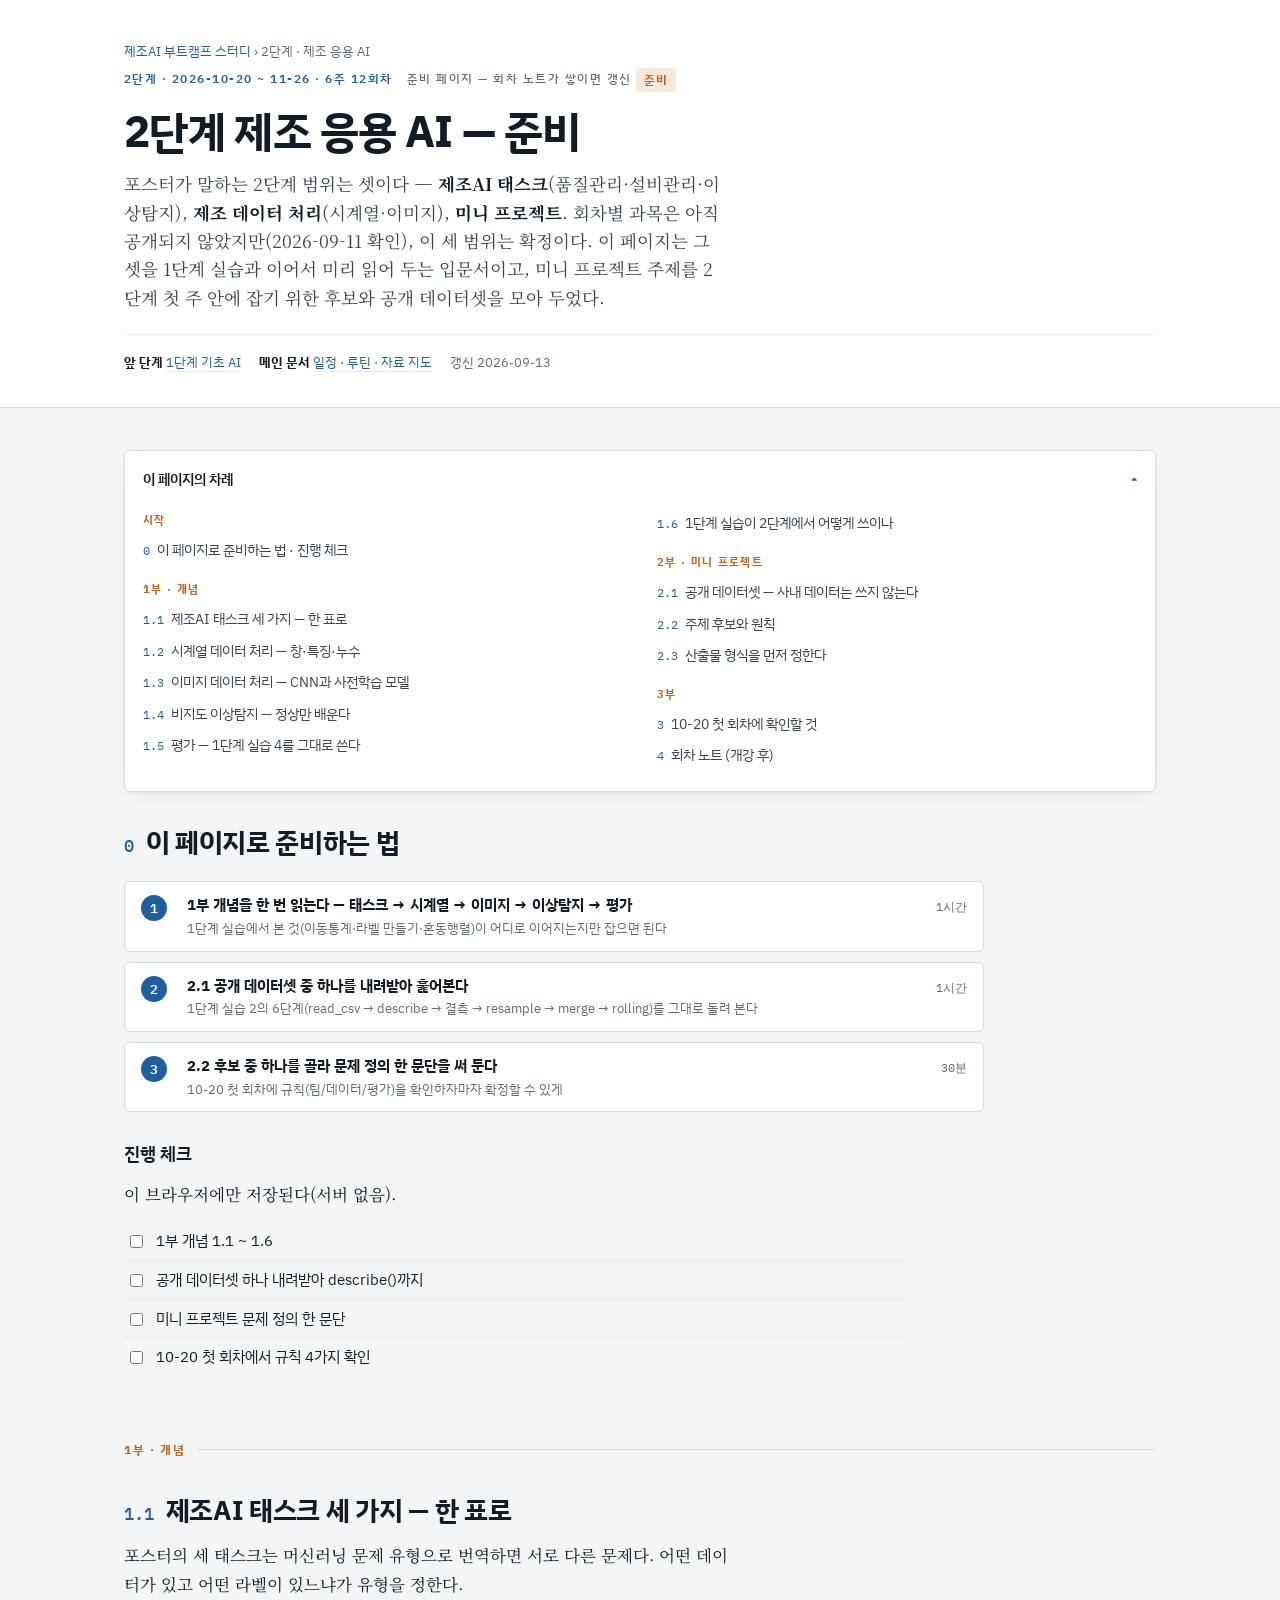
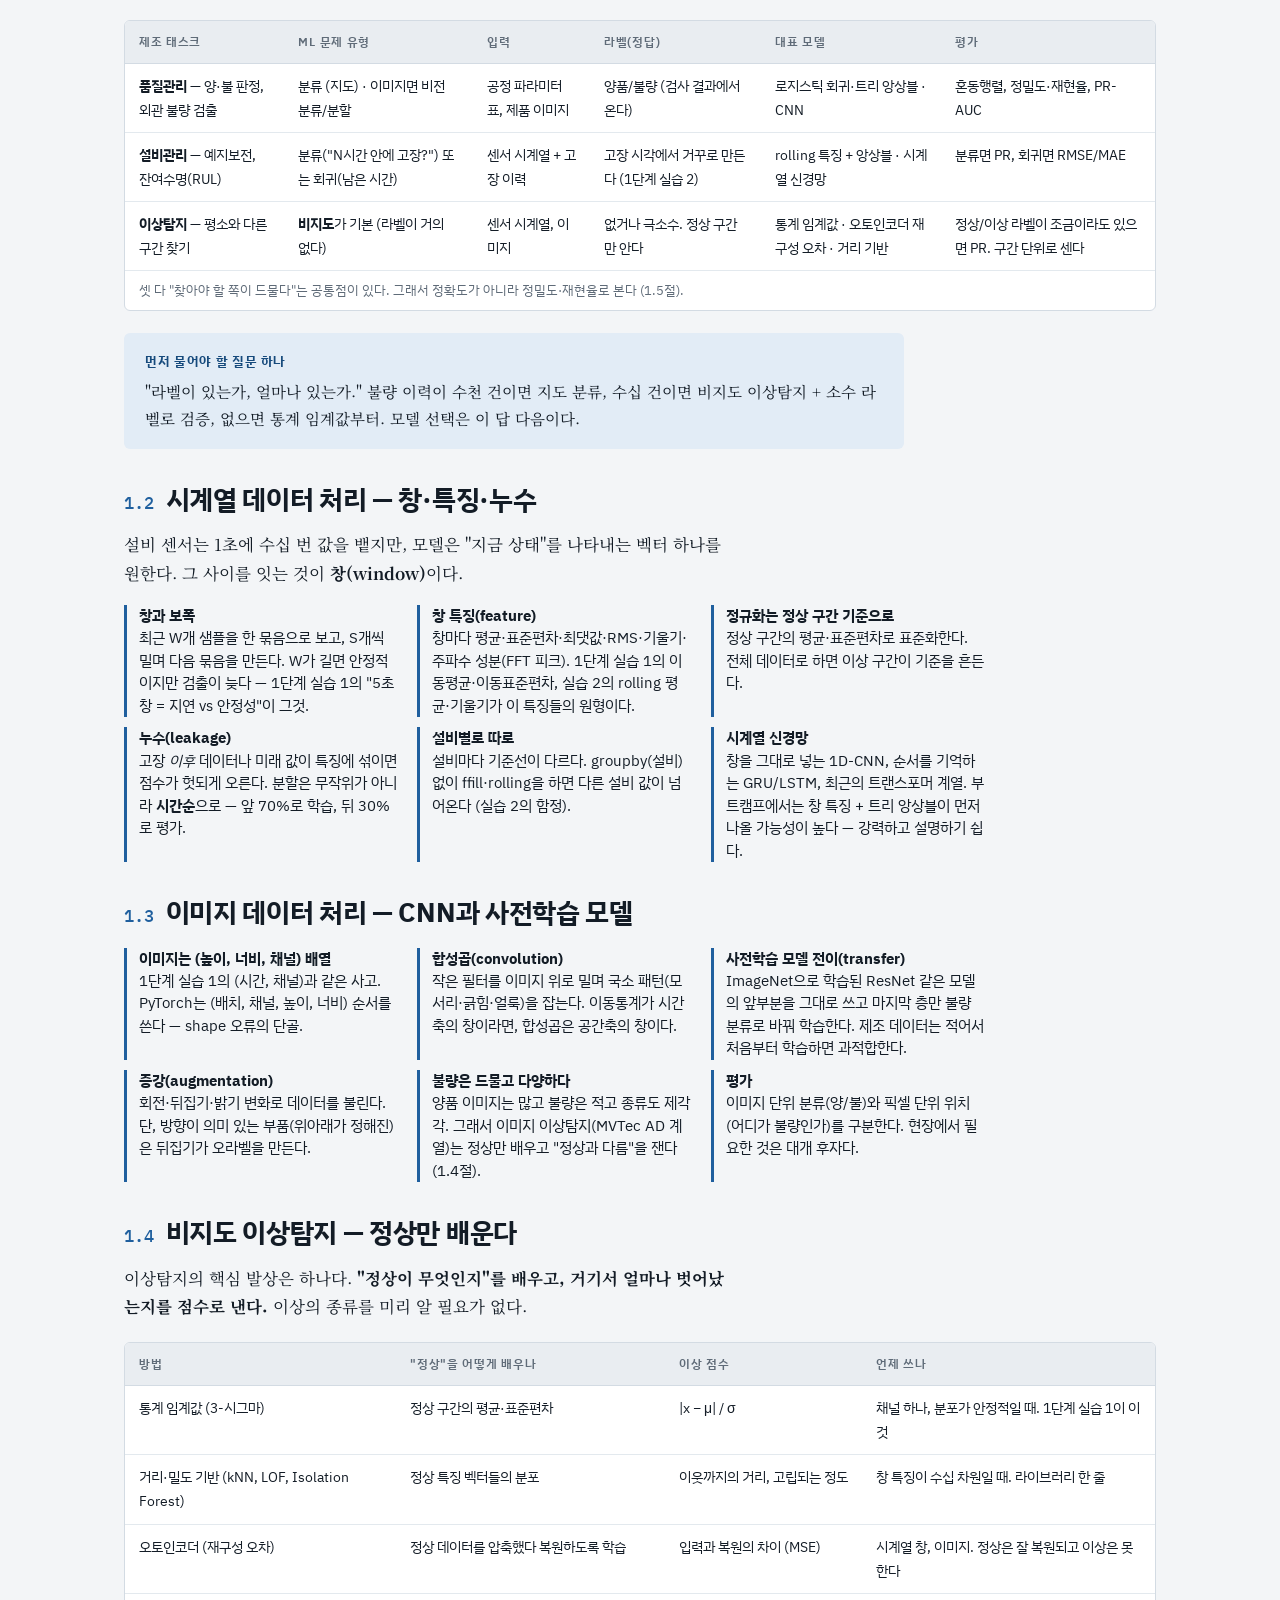
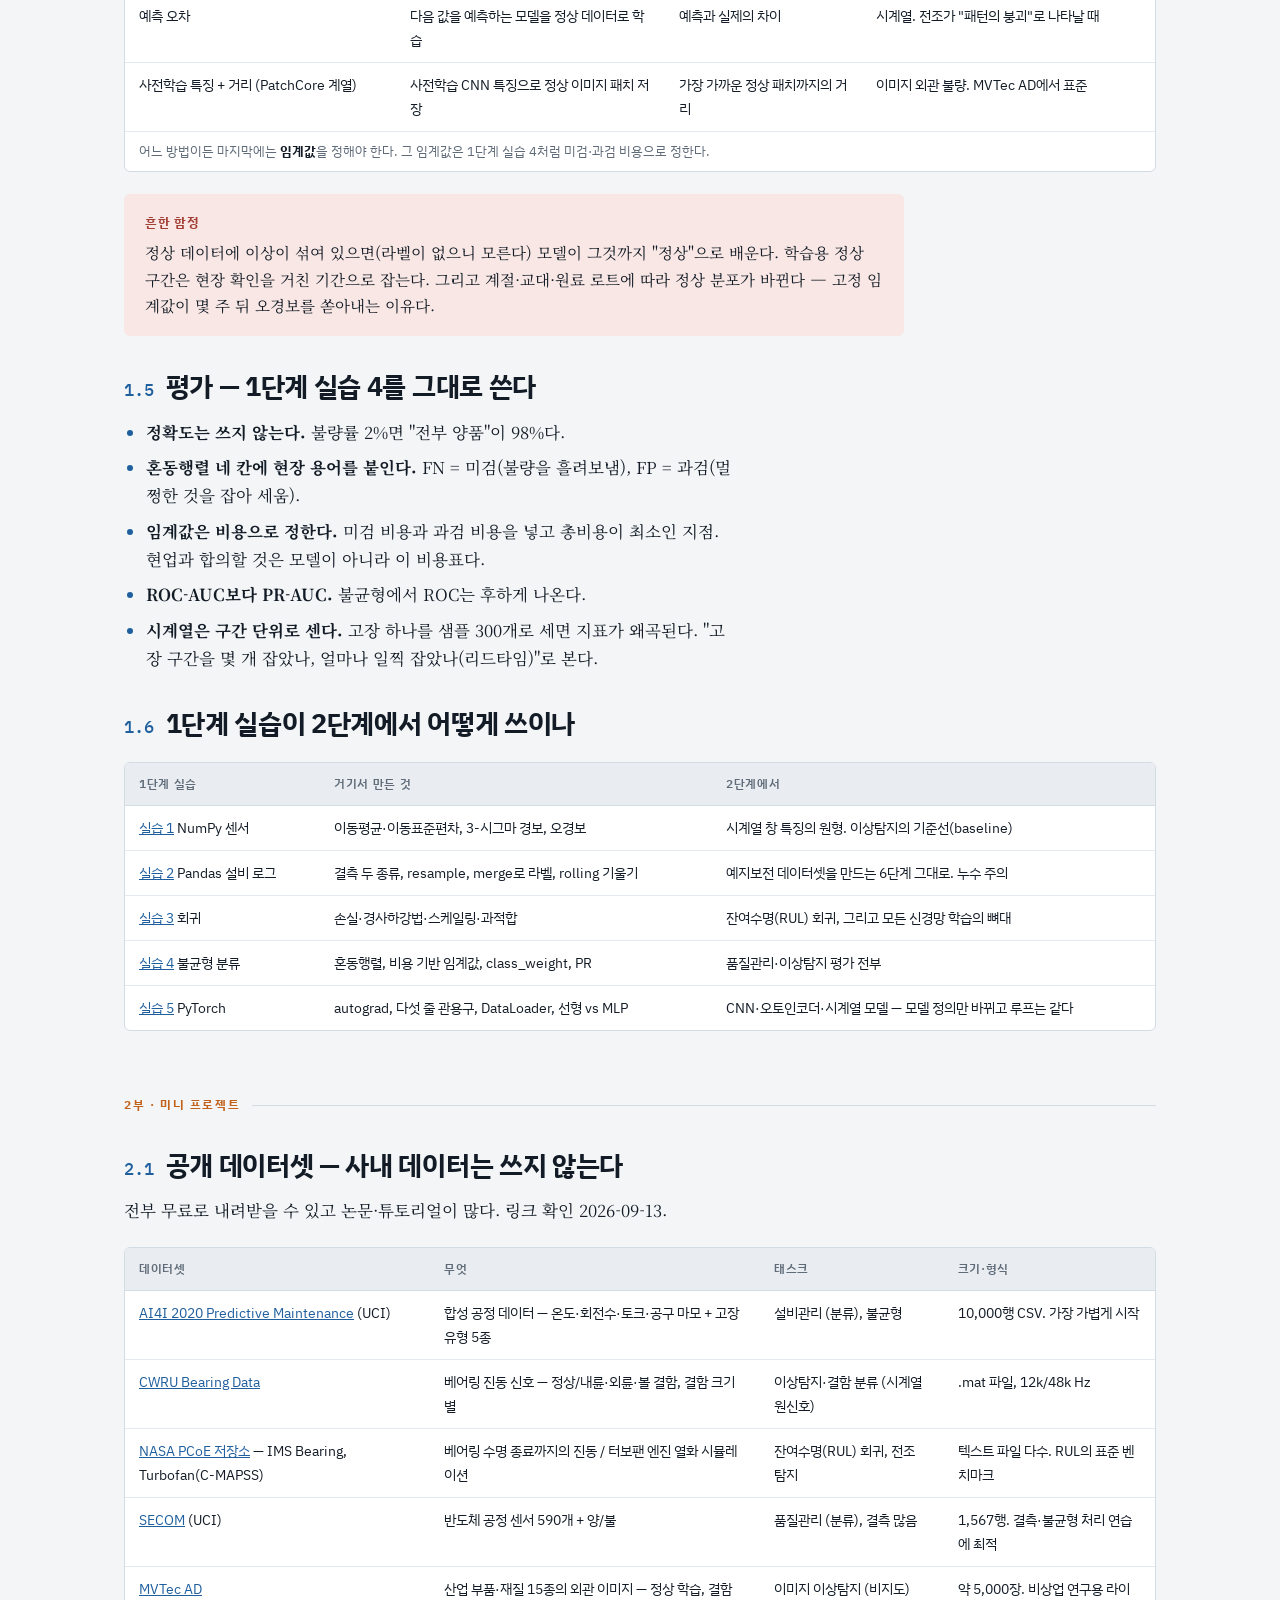
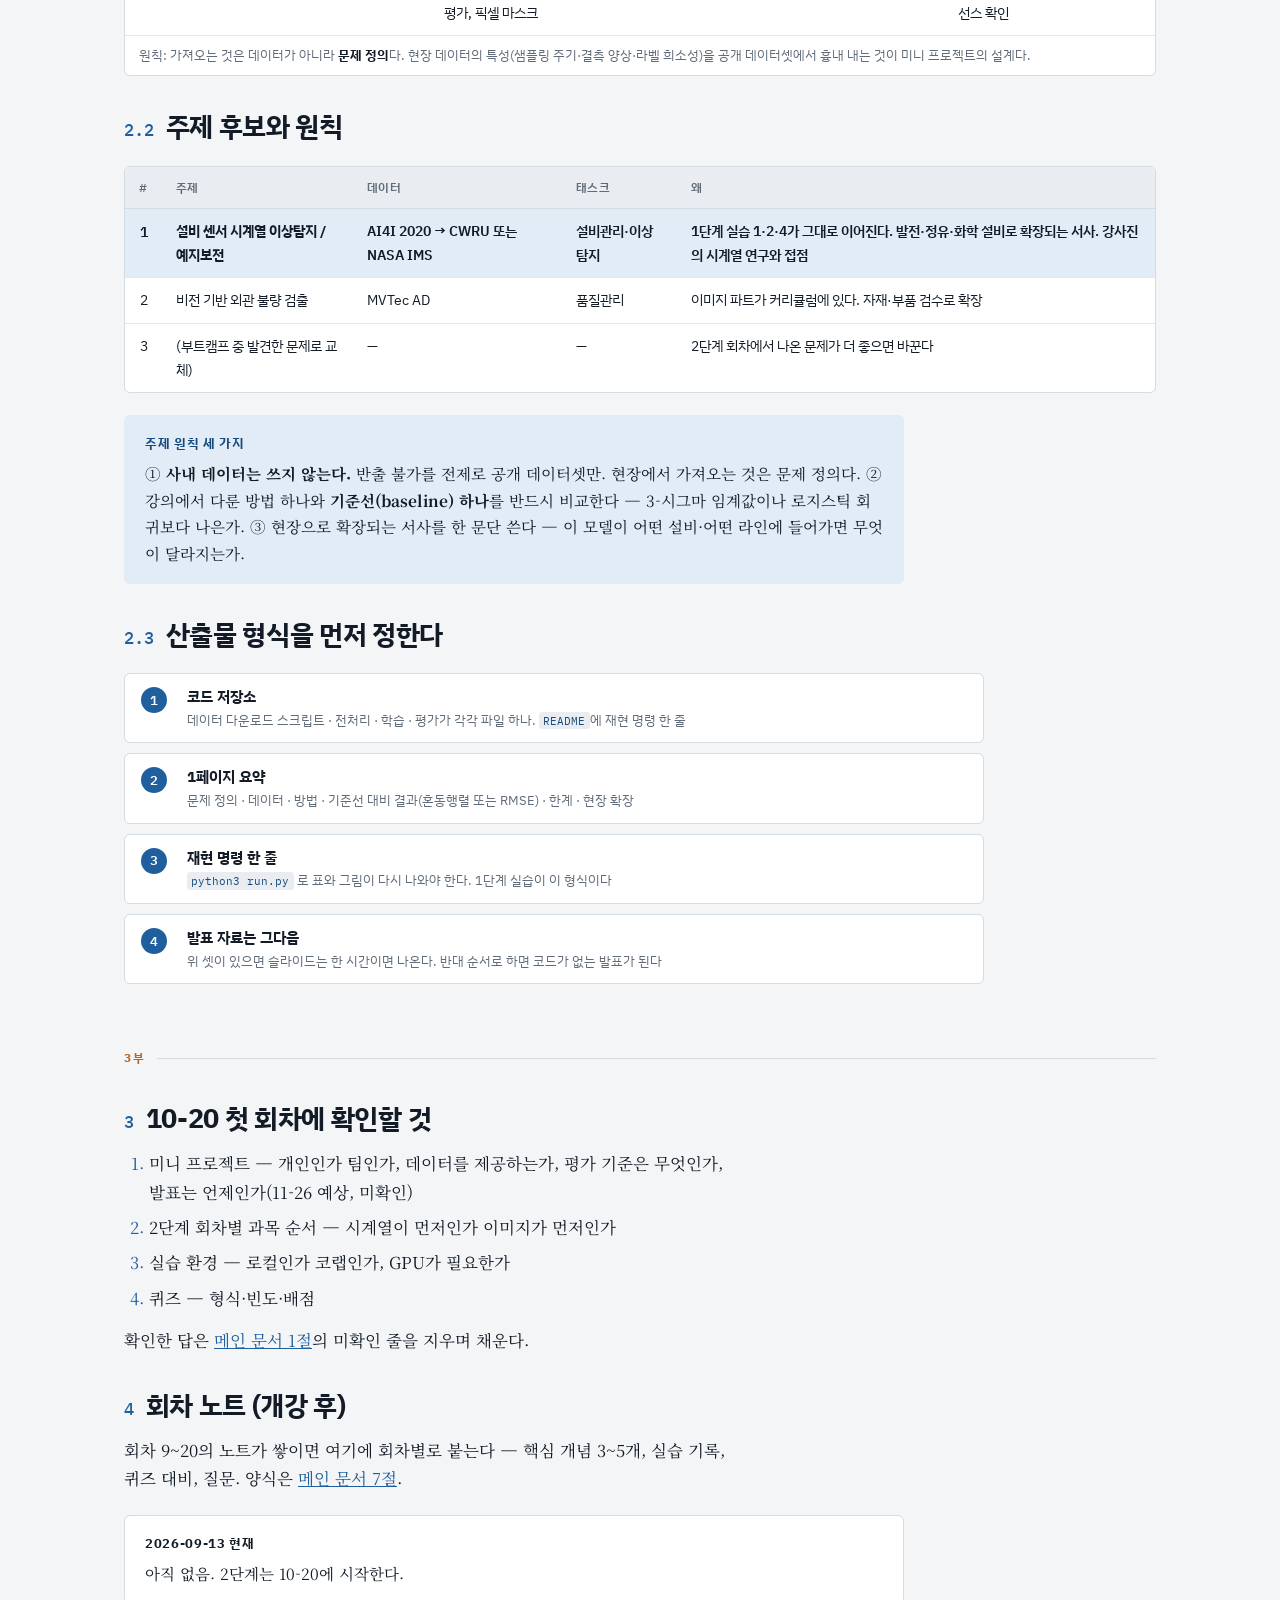
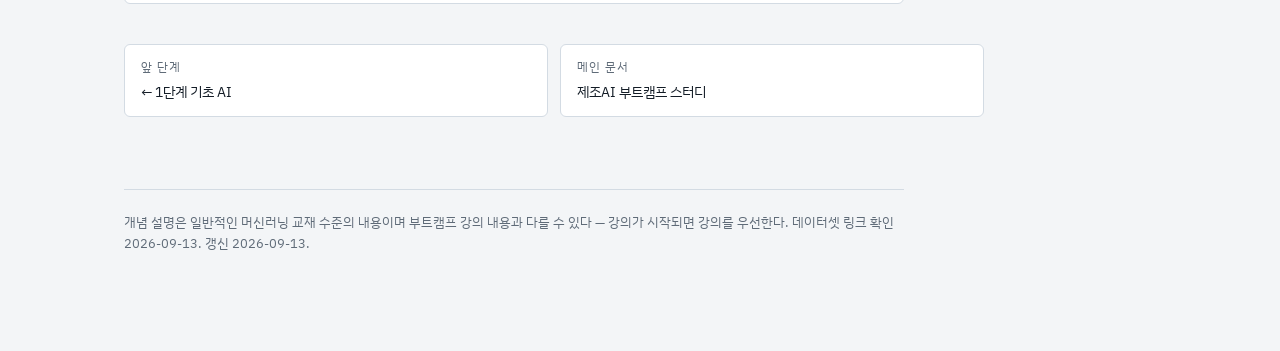
<file: stage-2-applied.html>
<!DOCTYPE html>
<html lang="ko">
<head>
<meta charset="utf-8">
<meta name="viewport" content="width=device-width, initial-scale=1">
<style>
    html { color-scheme: light; }
    body { margin: 0; font: 14px system-ui, -apple-system, sans-serif; background: #fafaf9; }
    img { max-width: 100%; }
    [hidden] { display: none !important; }
</style>
<title>2단계 제조 응용 AI 스터디</title>
<link rel="preconnect" href="https://fonts.gstatic.com" crossorigin>
<link rel="stylesheet" href="https://fonts.googleapis.com/css2?family=IBM+Plex+Sans+KR:wght@400;500;600;700&family=Noto+Serif+KR:wght@400;600;700&family=IBM+Plex+Mono:wght@400;500;600&display=swap">
<link rel="stylesheet" href="style.css">

</head>
<body>
<header class="masthead">
  <div class="wrap">
    <p class="crumbs"><a href="index.html">제조AI 부트캠프 스터디</a> › 2단계 · 제조 응용 AI</p>
    <div class="eyebrow">
      <span>2단계 · 2026-10-20 ~ 11-26 · 6주 12회차</span>
      <span class="dim">준비 페이지 — 회차 노트가 쌓이면 갱신 <span class="pill spike">준비</span></span>
    </div>
    <h1>2단계 제조 응용 AI — 준비</h1>
    <p class="standfirst">
      포스터가 말하는 2단계 범위는 셋이다 — <strong>제조AI 태스크</strong>(품질관리·설비관리·이상탐지), <strong>제조 데이터 처리</strong>(시계열·이미지), <strong>미니 프로젝트</strong>.
      회차별 과목은 아직 공개되지 않았지만(2026-09-11 확인), 이 세 범위는 확정이다.
      이 페이지는 그 셋을 1단계 실습과 이어서 미리 읽어 두는 입문서이고, 미니 프로젝트 주제를 2단계 첫 주 안에 잡기 위한 후보와 공개 데이터셋을 모아 두었다.
    </p>
    <div class="meta">
      <span><strong>앞 단계</strong> <a href="stage-1-basics.html">1단계 기초 AI</a></span>
      <span><strong>메인 문서</strong> <a href="index.html">일정 · 루틴 · 자료 지도</a></span>
      <span class="dim">갱신 2026-09-13</span>
    </div>
  </div>
</header>

<div class="wrap">
<main>

<details class="toc" open>
  <summary>이 페이지의 차례</summary>
  <div class="toc-body">
    <div class="grp">시작</div>
    <a href="#how"><span class="num">0</span>이 페이지로 준비하는 법 · 진행 체크</a>
    <div class="grp">1부 · 개념</div>
    <a href="#tasks"><span class="num">1.1</span>제조AI 태스크 세 가지 — 한 표로</a>
    <a href="#ts"><span class="num">1.2</span>시계열 데이터 처리 — 창·특징·누수</a>
    <a href="#img"><span class="num">1.3</span>이미지 데이터 처리 — CNN과 사전학습 모델</a>
    <a href="#ad"><span class="num">1.4</span>비지도 이상탐지 — 정상만 배운다</a>
    <a href="#eval"><span class="num">1.5</span>평가 — 1단계 실습 4를 그대로 쓴다</a>
    <a href="#bridge"><span class="num">1.6</span>1단계 실습이 2단계에서 어떻게 쓰이나</a>
    <div class="grp">2부 · 미니 프로젝트</div>
    <a href="#datasets"><span class="num">2.1</span>공개 데이터셋 — 사내 데이터는 쓰지 않는다</a>
    <a href="#project"><span class="num">2.2</span>주제 후보와 원칙</a>
    <a href="#deliverable"><span class="num">2.3</span>산출물 형식을 먼저 정한다</a>
    <div class="grp">3부</div>
    <a href="#firstday"><span class="num">3</span>10-20 첫 회차에 확인할 것</a>
    <a href="#notes"><span class="num">4</span>회차 노트 (개강 후)</a>
  </div>
</details>

<h2 id="how"><span class="num">0</span>이 페이지로 준비하는 법</h2>
<ol class="path">
  <li><div class="what"><b>1부 개념을 한 번 읽는다 — 태스크 → 시계열 → 이미지 → 이상탐지 → 평가</b><div class="where">1단계 실습에서 본 것(이동통계·라벨 만들기·혼동행렬)이 어디로 이어지는지만 잡으면 된다</div></div><span class="t">1시간</span></li>
  <li><div class="what"><b>2.1 공개 데이터셋 중 하나를 내려받아 훑어본다</b><div class="where">1단계 실습 2의 6단계(read_csv → describe → 결측 → resample → merge → rolling)를 그대로 돌려 본다</div></div><span class="t">1시간</span></li>
  <li><div class="what"><b>2.2 후보 중 하나를 골라 문제 정의 한 문단을 써 둔다</b><div class="where">10-20 첫 회차에 규칙(팀/데이터/평가)을 확인하자마자 확정할 수 있게</div></div><span class="t">30분</span></li>
</ol>
<h3>진행 체크</h3>
<p class="col">이 브라우저에만 저장된다(서버 없음).</p>
<ul class="checks">
  <li><label><input type="checkbox" id="k-concept"><span>1부 개념 1.1 ~ 1.6</span></label></li>
  <li><label><input type="checkbox" id="k-data"><span>공개 데이터셋 하나 내려받아 describe()까지</span></label></li>
  <li><label><input type="checkbox" id="k-topic"><span>미니 프로젝트 문제 정의 한 문단</span></label></li>
  <li><label><input type="checkbox" id="k-rules"><span>10-20 첫 회차에서 규칙 4가지 확인</span></label></li>
</ul>

<div class="part">1부 · 개념</div>

<h2 id="tasks"><span class="num">1.1</span>제조AI 태스크 세 가지 — 한 표로</h2>
<p class="col">포스터의 세 태스크는 머신러닝 문제 유형으로 번역하면 서로 다른 문제다. 어떤 데이터가 있고 어떤 라벨이 있느냐가 유형을 정한다.</p>
<div class="tbl">
<table>
<thead><tr><th>제조 태스크</th><th>ML 문제 유형</th><th>입력</th><th>라벨(정답)</th><th>대표 모델</th><th>평가</th></tr></thead>
<tbody>
<tr><td><strong>품질관리</strong> — 양·불 판정, 외관 불량 검출</td><td>분류 (지도) · 이미지면 비전 분류/분할</td><td>공정 파라미터 표, 제품 이미지</td><td>양품/불량 (검사 결과에서 온다)</td><td>로지스틱 회귀·트리 앙상블 · CNN</td><td>혼동행렬, 정밀도·재현율, PR-AUC</td></tr>
<tr><td><strong>설비관리</strong> — 예지보전, 잔여수명(RUL)</td><td>분류("N시간 안에 고장?") 또는 회귀(남은 시간)</td><td>센서 시계열 + 고장 이력</td><td>고장 시각에서 거꾸로 만든다 (1단계 실습 2)</td><td>rolling 특징 + 앙상블 · 시계열 신경망</td><td>분류면 PR, 회귀면 RMSE/MAE</td></tr>
<tr><td><strong>이상탐지</strong> — 평소와 다른 구간 찾기</td><td><strong>비지도</strong>가 기본 (라벨이 거의 없다)</td><td>센서 시계열, 이미지</td><td>없거나 극소수. 정상 구간만 안다</td><td>통계 임계값 · 오토인코더 재구성 오차 · 거리 기반</td><td>정상/이상 라벨이 조금이라도 있으면 PR. 구간 단위로 센다</td></tr>
</tbody>
<caption>셋 다 "찾아야 할 쪽이 드물다"는 공통점이 있다. 그래서 정확도가 아니라 정밀도·재현율로 본다 (1.5절).</caption>
</table>
</div>
<div class="box key"><span class="h">먼저 물어야 할 질문 하나</span>
  "라벨이 있는가, 얼마나 있는가." 불량 이력이 수천 건이면 지도 분류, 수십 건이면 비지도 이상탐지 + 소수 라벨로 검증, 없으면 통계 임계값부터.
  모델 선택은 이 답 다음이다.
</div>

<h2 id="ts"><span class="num">1.2</span>시계열 데이터 처리 — 창·특징·누수</h2>
<p class="col">설비 센서는 1초에 수십 번 값을 뱉지만, 모델은 "지금 상태"를 나타내는 벡터 하나를 원한다. 그 사이를 잇는 것이 <strong>창(window)</strong>이다.</p>
<div class="terms">
  <div><b>창과 보폭</b>최근 W개 샘플을 한 묶음으로 보고, S개씩 밀며 다음 묶음을 만든다. W가 길면 안정적이지만 검출이 늦다 — 1단계 실습 1의 "5초 창 = 지연 vs 안정성"이 그것.</div>
  <div><b>창 특징(feature)</b>창마다 평균·표준편차·최댓값·RMS·기울기·주파수 성분(FFT 피크). 1단계 실습 1의 이동평균·이동표준편차, 실습 2의 rolling 평균·기울기가 이 특징들의 원형이다.</div>
  <div><b>정규화는 정상 구간 기준으로</b>정상 구간의 평균·표준편차로 표준화한다. 전체 데이터로 하면 이상 구간이 기준을 흔든다.</div>
  <div><b>누수(leakage)</b>고장 <em>이후</em> 데이터나 미래 값이 특징에 섞이면 점수가 헛되게 오른다. 분할은 무작위가 아니라 <strong>시간순</strong>으로 — 앞 70%로 학습, 뒤 30%로 평가.</div>
  <div><b>설비별로 따로</b>설비마다 기준선이 다르다. groupby(설비) 없이 ffill·rolling을 하면 다른 설비 값이 넘어온다 (실습 2의 함정).</div>
  <div><b>시계열 신경망</b>창을 그대로 넣는 1D-CNN, 순서를 기억하는 GRU/LSTM, 최근의 트랜스포머 계열. 부트캠프에서는 창 특징 + 트리 앙상블이 먼저 나올 가능성이 높다 — 강력하고 설명하기 쉽다.</div>
</div>

<h2 id="img"><span class="num">1.3</span>이미지 데이터 처리 — CNN과 사전학습 모델</h2>
<div class="terms">
  <div><b>이미지는 (높이, 너비, 채널) 배열</b>1단계 실습 1의 (시간, 채널)과 같은 사고. PyTorch는 (배치, 채널, 높이, 너비) 순서를 쓴다 — shape 오류의 단골.</div>
  <div><b>합성곱(convolution)</b>작은 필터를 이미지 위로 밀며 국소 패턴(모서리·긁힘·얼룩)을 잡는다. 이동통계가 시간축의 창이라면, 합성곱은 공간축의 창이다.</div>
  <div><b>사전학습 모델 전이(transfer)</b>ImageNet으로 학습된 ResNet 같은 모델의 앞부분을 그대로 쓰고 마지막 층만 불량 분류로 바꿔 학습한다. 제조 데이터는 적어서 처음부터 학습하면 과적합한다.</div>
  <div><b>증강(augmentation)</b>회전·뒤집기·밝기 변화로 데이터를 불린다. 단, 방향이 의미 있는 부품(위아래가 정해진)은 뒤집기가 오라벨을 만든다.</div>
  <div><b>불량은 드물고 다양하다</b>양품 이미지는 많고 불량은 적고 종류도 제각각. 그래서 이미지 이상탐지(MVTec AD 계열)는 정상만 배우고 "정상과 다름"을 잰다 (1.4절).</div>
  <div><b>평가</b>이미지 단위 분류(양/불)와 픽셀 단위 위치(어디가 불량인가)를 구분한다. 현장에서 필요한 것은 대개 후자다.</div>
</div>

<h2 id="ad"><span class="num">1.4</span>비지도 이상탐지 — 정상만 배운다</h2>
<p class="col">이상탐지의 핵심 발상은 하나다. <strong>"정상이 무엇인지"를 배우고, 거기서 얼마나 벗어났는지를 점수로 낸다.</strong> 이상의 종류를 미리 알 필요가 없다.</p>
<div class="tbl">
<table>
<thead><tr><th>방법</th><th>"정상"을 어떻게 배우나</th><th>이상 점수</th><th>언제 쓰나</th></tr></thead>
<tbody>
<tr><td>통계 임계값 (3-시그마)</td><td>정상 구간의 평균·표준편차</td><td>|x − μ| / σ</td><td>채널 하나, 분포가 안정적일 때. 1단계 실습 1이 이것</td></tr>
<tr><td>거리·밀도 기반 (kNN, LOF, Isolation Forest)</td><td>정상 특징 벡터들의 분포</td><td>이웃까지의 거리, 고립되는 정도</td><td>창 특징이 수십 차원일 때. 라이브러리 한 줄</td></tr>
<tr><td>오토인코더 (재구성 오차)</td><td>정상 데이터를 압축했다 복원하도록 학습</td><td>입력과 복원의 차이 (MSE)</td><td>시계열 창, 이미지. 정상은 잘 복원되고 이상은 못 한다</td></tr>
<tr><td>예측 오차</td><td>다음 값을 예측하는 모델을 정상 데이터로 학습</td><td>예측과 실제의 차이</td><td>시계열. 전조가 "패턴의 붕괴"로 나타날 때</td></tr>
<tr><td>사전학습 특징 + 거리 (PatchCore 계열)</td><td>사전학습 CNN 특징으로 정상 이미지 패치 저장</td><td>가장 가까운 정상 패치까지의 거리</td><td>이미지 외관 불량. MVTec AD에서 표준</td></tr>
</tbody>
<caption>어느 방법이든 마지막에는 <strong>임계값</strong>을 정해야 한다. 그 임계값은 1단계 실습 4처럼 미검·과검 비용으로 정한다.</caption>
</table>
</div>
<div class="box warn"><span class="h">흔한 함정</span>
  정상 데이터에 이상이 섞여 있으면(라벨이 없으니 모른다) 모델이 그것까지 "정상"으로 배운다. 학습용 정상 구간은 현장 확인을 거친 기간으로 잡는다.
  그리고 계절·교대·원료 로트에 따라 정상 분포가 바뀐다 — 고정 임계값이 몇 주 뒤 오경보를 쏟아내는 이유다.
</div>

<h2 id="eval"><span class="num">1.5</span>평가 — 1단계 실습 4를 그대로 쓴다</h2>
<ul>
  <li><strong>정확도는 쓰지 않는다.</strong> 불량률 2%면 "전부 양품"이 98%다.</li>
  <li><strong>혼동행렬 네 칸에 현장 용어를 붙인다.</strong> FN = 미검(불량을 흘려보냄), FP = 과검(멀쩡한 것을 잡아 세움).</li>
  <li><strong>임계값은 비용으로 정한다.</strong> 미검 비용과 과검 비용을 넣고 총비용이 최소인 지점. 현업과 합의할 것은 모델이 아니라 이 비용표다.</li>
  <li><strong>ROC-AUC보다 PR-AUC.</strong> 불균형에서 ROC는 후하게 나온다.</li>
  <li><strong>시계열은 구간 단위로 센다.</strong> 고장 하나를 샘플 300개로 세면 지표가 왜곡된다. "고장 구간을 몇 개 잡았나, 얼마나 일찍 잡았나(리드타임)"로 본다.</li>
</ul>

<h2 id="bridge"><span class="num">1.6</span>1단계 실습이 2단계에서 어떻게 쓰이나</h2>
<div class="tbl">
<table>
<thead><tr><th>1단계 실습</th><th>거기서 만든 것</th><th>2단계에서</th></tr></thead>
<tbody>
<tr><td><a href="stage-1-basics.html#lab1">실습 1</a> NumPy 센서</td><td>이동평균·이동표준편차, 3-시그마 경보, 오경보</td><td>시계열 창 특징의 원형. 이상탐지의 기준선(baseline)</td></tr>
<tr><td><a href="stage-1-basics.html#lab2">실습 2</a> Pandas 설비 로그</td><td>결측 두 종류, resample, merge로 라벨, rolling 기울기</td><td>예지보전 데이터셋을 만드는 6단계 그대로. 누수 주의</td></tr>
<tr><td><a href="stage-1-basics.html#lab3">실습 3</a> 회귀</td><td>손실·경사하강법·스케일링·과적합</td><td>잔여수명(RUL) 회귀, 그리고 모든 신경망 학습의 뼈대</td></tr>
<tr><td><a href="stage-1-basics.html#lab4">실습 4</a> 불균형 분류</td><td>혼동행렬, 비용 기반 임계값, class_weight, PR</td><td>품질관리·이상탐지 평가 전부</td></tr>
<tr><td><a href="stage-1-basics.html#lab5">실습 5</a> PyTorch</td><td>autograd, 다섯 줄 관용구, DataLoader, 선형 vs MLP</td><td>CNN·오토인코더·시계열 모델 — 모델 정의만 바뀌고 루프는 같다</td></tr>
</tbody>
</table>
</div>

<div class="part">2부 · 미니 프로젝트</div>

<h2 id="datasets"><span class="num">2.1</span>공개 데이터셋 — 사내 데이터는 쓰지 않는다</h2>
<p class="col">전부 무료로 내려받을 수 있고 논문·튜토리얼이 많다. 링크 확인 2026-09-13.</p>
<div class="tbl">
<table>
<thead><tr><th>데이터셋</th><th>무엇</th><th>태스크</th><th>크기·형식</th></tr></thead>
<tbody>
<tr><td><a href="https://archive.ics.uci.edu/dataset/601/ai4i+2020+predictive+maintenance+dataset">AI4I 2020 Predictive Maintenance</a> (UCI)</td><td>합성 공정 데이터 — 온도·회전수·토크·공구 마모 + 고장 유형 5종</td><td>설비관리 (분류), 불균형</td><td>10,000행 CSV. 가장 가볍게 시작</td></tr>
<tr><td><a href="https://engineering.case.edu/bearingdatacenter">CWRU Bearing Data</a></td><td>베어링 진동 신호 — 정상/내륜·외륜·볼 결함, 결함 크기별</td><td>이상탐지·결함 분류 (시계열 원신호)</td><td>.mat 파일, 12k/48k Hz</td></tr>
<tr><td><a href="https://www.nasa.gov/intelligent-systems-division/discovery-and-systems-health/pcoe/pcoe-data-set-repository/">NASA PCoE 저장소</a> — IMS Bearing, Turbofan(C-MAPSS)</td><td>베어링 수명 종료까지의 진동 / 터보팬 엔진 열화 시뮬레이션</td><td>잔여수명(RUL) 회귀, 전조 탐지</td><td>텍스트 파일 다수. RUL의 표준 벤치마크</td></tr>
<tr><td><a href="https://archive.ics.uci.edu/dataset/179/secom">SECOM</a> (UCI)</td><td>반도체 공정 센서 590개 + 양/불</td><td>품질관리 (분류), 결측 많음</td><td>1,567행. 결측·불균형 처리 연습에 최적</td></tr>
<tr><td><a href="https://www.mvtec.com/company/research/datasets/mvtec-ad">MVTec AD</a></td><td>산업 부품·재질 15종의 외관 이미지 — 정상 학습, 결함 평가, 픽셀 마스크</td><td>이미지 이상탐지 (비지도)</td><td>약 5,000장. 비상업 연구용 라이선스 확인</td></tr>
</tbody>
<caption>원칙: 가져오는 것은 데이터가 아니라 <strong>문제 정의</strong>다. 현장 데이터의 특성(샘플링 주기·결측 양상·라벨 희소성)을 공개 데이터셋에서 흉내 내는 것이 미니 프로젝트의 설계다.</caption>
</table>
</div>

<h2 id="project"><span class="num">2.2</span>주제 후보와 원칙</h2>
<div class="tbl">
<table>
<thead><tr><th>#</th><th>주제</th><th>데이터</th><th>태스크</th><th>왜</th></tr></thead>
<tbody>
<tr class="hi"><td class="n">1</td><td><strong>설비 센서 시계열 이상탐지 / 예지보전</strong></td><td>AI4I 2020 → CWRU 또는 NASA IMS</td><td>설비관리·이상탐지</td><td>1단계 실습 1·2·4가 그대로 이어진다. 발전·정유·화학 설비로 확장되는 서사. 강사진의 시계열 연구와 접점</td></tr>
<tr><td class="n">2</td><td>비전 기반 외관 불량 검출</td><td>MVTec AD</td><td>품질관리</td><td>이미지 파트가 커리큘럼에 있다. 자재·부품 검수로 확장</td></tr>
<tr><td class="n">3</td><td>(부트캠프 중 발견한 문제로 교체)</td><td>—</td><td>—</td><td>2단계 회차에서 나온 문제가 더 좋으면 바꾼다</td></tr>
</tbody>
</table>
</div>
<div class="box key"><span class="h">주제 원칙 세 가지</span>
  ① <strong>사내 데이터는 쓰지 않는다.</strong> 반출 불가를 전제로 공개 데이터셋만. 현장에서 가져오는 것은 문제 정의다.
  ② 강의에서 다룬 방법 하나와 <strong>기준선(baseline) 하나</strong>를 반드시 비교한다 — 3-시그마 임계값이나 로지스틱 회귀보다 나은가.
  ③ 현장으로 확장되는 서사를 한 문단 쓴다 — 이 모델이 어떤 설비·어떤 라인에 들어가면 무엇이 달라지는가.
</div>

<h2 id="deliverable"><span class="num">2.3</span>산출물 형식을 먼저 정한다</h2>
<ol class="path">
  <li><div class="what"><b>코드 저장소</b><div class="where">데이터 다운로드 스크립트 · 전처리 · 학습 · 평가가 각각 파일 하나. <code>README</code>에 재현 명령 한 줄</div></div></li>
  <li><div class="what"><b>1페이지 요약</b><div class="where">문제 정의 · 데이터 · 방법 · 기준선 대비 결과(혼동행렬 또는 RMSE) · 한계 · 현장 확장</div></div></li>
  <li><div class="what"><b>재현 명령 한 줄</b><div class="where"><code>python3 run.py</code> 로 표와 그림이 다시 나와야 한다. 1단계 실습이 이 형식이다</div></div></li>
  <li><div class="what"><b>발표 자료는 그다음</b><div class="where">위 셋이 있으면 슬라이드는 한 시간이면 나온다. 반대 순서로 하면 코드가 없는 발표가 된다</div></div></li>
</ol>

<div class="part">3부</div>

<h2 id="firstday"><span class="num">3</span>10-20 첫 회차에 확인할 것</h2>
<ol>
  <li>미니 프로젝트 — 개인인가 팀인가, 데이터를 제공하는가, 평가 기준은 무엇인가, 발표는 언제인가(11-26 예상, 미확인)</li>
  <li>2단계 회차별 과목 순서 — 시계열이 먼저인가 이미지가 먼저인가</li>
  <li>실습 환경 — 로컬인가 코랩인가, GPU가 필요한가</li>
  <li>퀴즈 — 형식·빈도·배점</li>
</ol>
<p class="col">확인한 답은 <a href="index.html#facts">메인 문서 1절</a>의 미확인 줄을 지우며 채운다.</p>

<h2 id="notes"><span class="num">4</span>회차 노트 (개강 후)</h2>
<p class="col">회차 9~20의 노트가 쌓이면 여기에 회차별로 붙는다 — 핵심 개념 3~5개, 실습 기록, 퀴즈 대비, 질문. 양식은 <a href="index.html#note">메인 문서 7절</a>.</p>
<div class="box"><span class="h">2026-09-13 현재</span>아직 없음. 2단계는 10-20에 시작한다.</div>

<div class="nextprev">
  <a href="stage-1-basics.html"><small>앞 단계</small>← 1단계 기초 AI</a>
  <a href="index.html"><small>메인 문서</small>제조AI 부트캠프 스터디</a>
</div>

<footer>
  개념 설명은 일반적인 머신러닝 교재 수준의 내용이며 부트캠프 강의 내용과 다를 수 있다 — 강의가 시작되면 강의를 우선한다.
  데이터셋 링크 확인 2026-09-13. 갱신 2026-09-13.
</footer>
</main>
</div>

<script>
(function () {
  var key = 'mfg-ai-bootcamp:' + location.pathname;
  var boxes = document.querySelectorAll('.checks input[type=checkbox]');
  var saved = {};
  try { saved = JSON.parse(localStorage.getItem(key) || '{}') || {}; } catch (e) { saved = {}; }
  Array.prototype.forEach.call(boxes, function (b) {
    if (saved[b.id]) b.checked = true;
    b.addEventListener('change', function () {
      saved[b.id] = b.checked;
      try { localStorage.setItem(key, JSON.stringify(saved)); } catch (e) {}
    });
  });
})();
</script>
</body>
</html>
</file>
<file: style.css>
/* ── 제조AI 부트캠프 스터디 자료 공용 스타일 ──────────────────────
   VLA 스터디 사이트(30_ecosystem/ai2-robotics/web/style.css)와 같은 구조.
   색만 바꿨다: 계측기·설비의 강철빛 파랑 + 경보등 주황.
   서체는 IBM Plex — 기술 문서를 위해 설계된 얼굴. ───────────────── */

:root {
  /* 밝은 테마 (기본) */
  --paper:      #f3f5f7;
  --surface:    #ffffff;
  --surface-2:  #e9edf1;
  --ink:        #131c26;
  --ink-soft:   #384451;
  --muted:      #5f6b78;
  --line:       #d3dbe3;
  --line-soft:  #e3e9ee;
  --accent:     #1f5f9e;
  --accent-ink: #164a7c;
  --accent-wash:#e2ecf6;
  --spike:      #c2611a;
  --spike-wash: #f9e9dc;
  --alert:      #a33f35;
  --alert-wash: #f8e7e4;
  --shadow:     0 1px 2px rgba(16,31,30,.05), 0 6px 20px -12px rgba(16,31,30,.18);

  --f-ui:   "IBM Plex Sans KR", "IBM Plex Sans", -apple-system, BlinkMacSystemFont, "Apple SD Gothic Neo", sans-serif;
  --f-body: "Noto Serif KR", "IBM Plex Serif", Georgia, serif;
  --f-mono: "IBM Plex Mono", ui-monospace, SFMono-Regular, Menlo, monospace;

  --measure: 68ch;
  --wide: 1080px;
  color-scheme: light;
}

@media (prefers-color-scheme: dark) {
  :root:not([data-theme="light"]) {
    --paper:      #0d141b;
    --surface:    #141d27;
    --surface-2:  #1b2732;
    --ink:        #e8edf2;
    --ink-soft:   #bcc7d2;
    --muted:      #90a0b0;
    --line:       #273744;
    --line-soft:  #1e2b36;
    --accent:     #6eb0ef;
    --accent-ink: #94c6f6;
    --accent-wash:#16304a;
    --spike:      #e6925a;
    --spike-wash: #33231a;
    --alert:      #e08b7f;
    --alert-wash: #33201d;
    --shadow:     0 1px 2px rgba(0,0,0,.3), 0 8px 24px -14px rgba(0,0,0,.6);
    color-scheme: dark;
  }
}

:root[data-theme="dark"] {
  --paper:      #0c1716;
  --surface:    #132221;
  --surface-2:  #1a2b29;
  --ink:        #e8efed;
  --ink-soft:   #bccac7;
  --muted:      #90a29e;
  --line:       #263a37;
  --line-soft:  #1d2e2c;
  --accent:     #57bdaf;
  --accent-ink: #7fd3c6;
  --accent-wash:#14312d;
  --spike:      #d9a557;
  --spike-wash: #2f2618;
  --alert:      #e08b7f;
  --alert-wash: #33201d;
  --shadow:     0 1px 2px rgba(0,0,0,.3), 0 8px 24px -14px rgba(0,0,0,.6);
  color-scheme: dark;
}

* { box-sizing: border-box; }

body {
  background: var(--paper);
  color: var(--ink);
  font-family: var(--f-body);
  font-size: 16.5px;
  line-height: 1.72;
  -webkit-font-smoothing: antialiased;
  text-rendering: optimizeLegibility;
}

/* ── 레이아웃 ────────────────────────────────────────────────── */
.wrap { max-width: var(--wide); margin: 0 auto; padding: 0 24px 96px; }
.col  { max-width: var(--measure); }
.bleed { max-width: 100%; }

/* ── 머리말 ──────────────────────────────────────────────────── */
.masthead {
  border-bottom: 1px solid var(--line);
  background: var(--surface);
  position: relative;
  overflow: hidden;
}
.masthead .wrap { padding-top: 40px; padding-bottom: 34px; }
/* 감쇠 곡선 모티프 — exp(ΔA). 이 논문의 기계장치 그 자체 */
.decay {
  position: absolute; inset: auto 0 0 0; height: 76px; width: 100%;
  opacity: .5; pointer-events: none;
}
.eyebrow {
  font-family: var(--f-ui); font-size: 11.5px; font-weight: 600;
  letter-spacing: .13em; text-transform: uppercase; color: var(--accent);
  display: flex; flex-wrap: wrap; gap: 6px 14px; align-items: baseline;
}
.eyebrow .dim { color: var(--muted); font-weight: 500; }
h1 {
  font-family: var(--f-ui); font-weight: 700; font-size: clamp(28px, 4.6vw, 44px);
  line-height: 1.14; letter-spacing: -.02em; margin: 14px 0 0;
  text-wrap: balance; max-width: 24ch;
}
.standfirst {
  margin: 14px 0 0; max-width: 60ch; font-size: 17.5px;
  color: var(--ink-soft); line-height: 1.62;
}
.meta {
  font-family: var(--f-ui); font-size: 13px; color: var(--muted);
  margin: 22px 0 0; display: flex; flex-wrap: wrap; gap: 6px 18px;
  padding-top: 16px; border-top: 1px solid var(--line-soft);
}
.meta a { color: var(--accent); text-decoration: none; border-bottom: 1px solid var(--accent-wash); }
.meta a:hover { border-bottom-color: currentColor; }

/* ── 본문 조판 ───────────────────────────────────────────────── */
main { padding-top: 8px; }
.part {
  font-family: var(--f-ui); font-size: 11.5px; font-weight: 700;
  letter-spacing: .14em; text-transform: uppercase;
  color: var(--spike); margin: 64px 0 0;
  display: flex; align-items: center; gap: 12px;
}
.part::after { content: ""; flex: 1; height: 1px; background: var(--line); }

h2 {
  font-family: var(--f-ui); font-weight: 700; font-size: clamp(21px, 2.6vw, 27px);
  line-height: 1.24; letter-spacing: -.012em; margin: 34px 0 4px;
  text-wrap: balance; scroll-margin-top: 20px;
}
h2 .num {
  font-family: var(--f-mono); font-size: .62em; font-weight: 500;
  color: var(--accent); margin-right: .7em; letter-spacing: 0;
}
h3 {
  font-family: var(--f-ui); font-weight: 600; font-size: 17.5px;
  margin: 30px 0 2px; line-height: 1.34; letter-spacing: -.005em;
  scroll-margin-top: 20px;
}
p { margin: 14px 0 0; max-width: var(--measure); }
strong { font-weight: 700; color: var(--ink); }
em { font-style: italic; }
a { color: var(--accent); }

ul, ol { max-width: var(--measure); margin: 14px 0 0; padding-left: 1.35em; }
li { margin: 7px 0 0; }
li::marker { color: var(--accent); }
ol { padding-left: 1.5em; }

code {
  font-family: var(--f-mono); font-size: .875em;
  background: var(--surface-2); padding: .12em .38em;
  border-radius: 3px; color: var(--accent-ink);
  overflow-wrap: break-word;
}
:root[data-theme="dark"] code, :root:not([data-theme="light"]) code {
  color: var(--accent-ink);
}

/* ── 수식 카드 — 논문의 식 (1)~(6) ──────────────────────────── */
.eq {
  margin: 22px 0 0; background: var(--surface); border: 1px solid var(--line);
  border-left: 3px solid var(--accent); border-radius: 0 6px 6px 0;
  padding: 16px 20px; box-shadow: var(--shadow); max-width: 760px;
}
.eq pre {
  font-family: var(--f-mono); font-size: 13.5px; line-height: 1.78;
  margin: 0; overflow-x: auto; color: var(--ink);
}
.eq .tag {
  font-family: var(--f-ui); font-size: 11px; font-weight: 600;
  letter-spacing: .1em; text-transform: uppercase; color: var(--accent);
  display: block; margin-bottom: 8px;
}
.eq .gloss {
  font-size: 14.5px; color: var(--ink-soft); margin: 10px 0 0;
  padding-top: 10px; border-top: 1px dashed var(--line);
}

/* ── 불러오기 상자 ───────────────────────────────────────────── */
.box {
  margin: 22px 0 0; padding: 16px 20px; border-radius: 6px;
  font-size: 15.5px; max-width: 780px; border: 1px solid var(--line);
  background: var(--surface);
}
.box > :first-child { margin-top: 0; }
.box .h {
  font-family: var(--f-ui); font-weight: 700; font-size: 13px;
  letter-spacing: .05em; display: block; margin-bottom: 6px;
}
.box.key    { background: var(--accent-wash); border-color: transparent; }
.box.key .h { color: var(--accent-ink); }
.box.warn   { background: var(--alert-wash); border-color: transparent; }
.box.warn .h{ color: var(--alert); }
.box.spike  { background: var(--spike-wash); border-color: transparent; }
.box.spike .h { color: var(--spike); }

/* 실습 연결 — 구조가 정보다: 이론 절 ↔ 실습 번호 */
.lab-link {
  display: flex; gap: 12px; align-items: flex-start;
  margin: 20px 0 0; max-width: 780px; padding: 12px 16px;
  background: var(--surface); border: 1px solid var(--line);
  border-radius: 6px; font-family: var(--f-ui); font-size: 14.5px;
  line-height: 1.55;
}
.lab-link .n {
  flex: none; font-family: var(--f-mono); font-size: 12px; font-weight: 600;
  background: var(--accent); color: var(--surface); padding: 2px 8px;
  border-radius: 3px; letter-spacing: .02em; margin-top: 2px;
}
:root[data-theme="dark"] .lab-link .n { color: #0c1716; }

/* ── 표 ──────────────────────────────────────────────────────── */
.tbl { margin: 22px 0 0; overflow-x: auto; border: 1px solid var(--line); border-radius: 6px; background: var(--surface); }
table { width: 100%; border-collapse: collapse; font-family: var(--f-ui); font-size: 14px; }
thead th {
  text-align: left; font-weight: 600; font-size: 11.5px; letter-spacing: .06em;
  text-transform: uppercase; color: var(--muted); padding: 11px 14px;
  border-bottom: 1px solid var(--line); background: var(--surface-2);
  white-space: nowrap;
}
tbody td { padding: 10px 14px; border-top: 1px solid var(--line-soft); vertical-align: top; }
tbody tr:first-child td { border-top: none; }
td.n, th.n { text-align: right; font-family: var(--f-mono); font-variant-numeric: tabular-nums; white-space: nowrap; }
tbody tr.hi { background: var(--accent-wash); }
tbody tr.hi td { font-weight: 600; }
tbody tr.dim td { color: var(--muted); }
caption {
  caption-side: bottom; text-align: left; font-family: var(--f-ui);
  font-size: 12.5px; color: var(--muted); padding: 10px 14px;
  border-top: 1px solid var(--line-soft); line-height: 1.5;
}

/* ── 목차 ────────────────────────────────────────────────────── */
.toc {
  margin: 34px 0 0; background: var(--surface); border: 1px solid var(--line);
  border-radius: 6px; padding: 4px 0; box-shadow: var(--shadow);
}
.toc summary {
  font-family: var(--f-ui); font-weight: 600; font-size: 14px;
  padding: 12px 18px; cursor: pointer; list-style: none;
  display: flex; justify-content: space-between; align-items: center;
}
.toc summary::-webkit-details-marker { display: none; }
.toc summary::after { content: "▾"; color: var(--accent); font-size: 12px; }
.toc[open] summary::after { content: "▴"; }
.toc-body { padding: 4px 18px 16px; columns: 2; column-gap: 34px; }
@media (max-width: 700px) { .toc-body { columns: 1; } }
.toc-body a {
  display: block; font-family: var(--f-ui); font-size: 13.5px;
  color: var(--ink-soft); text-decoration: none; padding: 4px 0;
  break-inside: avoid;
}
.toc-body a:hover { color: var(--accent); }
.toc-body a .num { font-family: var(--f-mono); color: var(--accent); margin-right: .6em; font-size: 12px; }
.toc-body .grp {
  font-family: var(--f-ui); font-size: 11px; font-weight: 700; letter-spacing: .12em;
  text-transform: uppercase; color: var(--spike); margin: 14px 0 4px; break-inside: avoid;
}
.toc-body .grp:first-child { margin-top: 4px; }

/* ── 문서 카드 (관련 문서) ───────────────────────────────────── */
.docs { display: grid; gap: 12px; margin: 22px 0 0; grid-template-columns: repeat(auto-fit, minmax(228px, 1fr)); }
.doc {
  background: var(--surface); border: 1px solid var(--line); border-radius: 6px;
  padding: 15px 17px; font-family: var(--f-ui);
}
.doc .t { font-weight: 700; font-size: 14.5px; display: block; }
.doc .d { font-size: 13px; color: var(--muted); margin-top: 5px; line-height: 1.5; }
.doc.self { border-color: var(--accent); background: var(--accent-wash); }
.doc.self .t { color: var(--accent-ink); }

/* ── 수치 타일 (속도·파라미터 같은 핵심 숫자) ───────────────── */
.figs { display: grid; gap: 1px; margin: 22px 0 0; background: var(--line);
        border: 1px solid var(--line); border-radius: 6px; overflow: hidden;
        grid-template-columns: repeat(auto-fit, minmax(150px, 1fr)); }
.fig { background: var(--surface); padding: 15px 17px; font-family: var(--f-ui); }
.fig .v {
  font-family: var(--f-mono); font-size: 25px; font-weight: 600;
  font-variant-numeric: tabular-nums; letter-spacing: -.02em; display: block;
  line-height: 1.1; color: var(--accent-ink);
}
.fig .k { font-size: 12px; color: var(--muted); margin-top: 7px; display: block; line-height: 1.45; }
.fig.spike .v { color: var(--spike); }

/* ── 코드 블록 ───────────────────────────────────────────────── */
pre.code {
  margin: 20px 0 0; background: var(--surface-2); border: 1px solid var(--line);
  border-radius: 6px; padding: 14px 16px; overflow-x: auto;
  font-family: var(--f-mono); font-size: 13px; line-height: 1.7; color: var(--ink);
  max-width: 860px;
}
pre.code .c { color: var(--muted); }
pre.code b { color: var(--spike); font-weight: 600; }

/* ── 퀴즈 ────────────────────────────────────────────────────── */
.quiz { max-width: 780px; }
.quiz summary {
  font-family: var(--f-ui); font-weight: 600; font-size: 14px; cursor: pointer;
  color: var(--accent); padding: 10px 0; list-style: none;
}
.quiz summary::-webkit-details-marker { display: none; }
.quiz summary::before { content: "정답 보기 ▾"; }
.quiz[open] summary::before { content: "정답 접기 ▴"; }
.quiz ol { font-size: 15px; }

/* ── 꼬리말 ──────────────────────────────────────────────────── */
footer {
  margin-top: 72px; padding-top: 22px; border-top: 1px solid var(--line);
  font-family: var(--f-ui); font-size: 13px; color: var(--muted);
  max-width: 780px; line-height: 1.65;
}

:focus-visible { outline: 2px solid var(--spike); outline-offset: 2px; border-radius: 2px; }
@media (prefers-reduced-motion: reduce) { * { animation: none !important; transition: none !important; } }
hr { border: none; border-top: 1px solid var(--line); margin: 44px 0 0; max-width: var(--measure); }

/* ── 스터디 허브·논문 페이지 (2026-09-13 추가) ─────────────────── */
/* 논문 명판 — 머리말 안의 서지 정보 */
.cite {
  font-family: var(--f-ui); font-size: 14px; color: var(--ink-soft);
  margin: 12px 0 0; line-height: 1.6; max-width: 70ch;
}
.cite b { color: var(--ink); }
.links { display: flex; flex-wrap: wrap; gap: 8px; margin: 16px 0 0; }
.links a {
  font-family: var(--f-ui); font-size: 13px; font-weight: 600; text-decoration: none;
  color: var(--accent-ink); background: var(--accent-wash);
  padding: 5px 11px; border-radius: 999px; border: 1px solid transparent;
}
.links a:hover { border-color: var(--accent); }
.links a.ext::after { content: " ↗"; font-weight: 400; }
.pill {
  display: inline-block; font-family: var(--f-ui); font-size: 11.5px; font-weight: 700;
  letter-spacing: .06em; text-transform: uppercase; padding: 2px 8px; border-radius: 3px;
  background: var(--accent-wash); color: var(--accent-ink); vertical-align: middle;
}
.pill.todo { background: var(--surface-2); color: var(--muted); }
.pill.spike { background: var(--spike-wash); color: var(--spike); }

/* 학습 경로 — 단계 카드 열 */
.path { counter-reset: step; list-style: none; padding: 0; margin: 22px 0 0; max-width: 860px; display: grid; gap: 10px; }
.path li {
  counter-increment: step; display: grid; grid-template-columns: 34px 1fr auto; gap: 12px;
  align-items: start; background: var(--surface); border: 1px solid var(--line);
  border-radius: 6px; padding: 12px 16px; font-family: var(--f-ui); font-size: 14.5px; margin: 0;
}
.path li::before {
  content: counter(step); font-family: var(--f-mono); font-weight: 600; font-size: 13px;
  color: var(--surface); background: var(--accent); border-radius: 50%;
  width: 26px; height: 26px; display: grid; place-items: center; margin-top: 1px;
}
:root[data-theme="dark"] .path li::before { color: #0c1716; }
.path .what { line-height: 1.5; }
.path .what b { display: block; font-weight: 700; }
.path .where { font-size: 13px; color: var(--muted); margin-top: 3px; }
.path .t { font-family: var(--f-mono); font-size: 12px; color: var(--muted); white-space: nowrap; padding-top: 3px; }
@media (max-width: 560px) { .path li { grid-template-columns: 34px 1fr; } .path .t { grid-column: 2; padding-top: 0; } }

/* 진행 체크리스트 — 이 브라우저에만 저장(localStorage), 서버 없음 */
.checks { list-style: none; padding: 0; margin: 14px 0 0; max-width: 780px; font-family: var(--f-ui); font-size: 14.5px; }
.checks li { margin: 0; border-top: 1px solid var(--line-soft); }
.checks li:first-child { border-top: none; }
.checks label { display: flex; gap: 10px; align-items: flex-start; padding: 8px 2px; cursor: pointer; line-height: 1.5; }
.checks input { margin-top: 5px; accent-color: var(--accent); flex: none; }
.checks input:checked + span { color: var(--muted); text-decoration: line-through; }

/* 실습 카드 머리 — 번호·제목·메타 */
.lab-head { display: flex; gap: 14px; align-items: flex-start; margin: 34px 0 0; }
.lab-head .n {
  flex: none; font-family: var(--f-mono); font-size: 13px; font-weight: 600;
  background: var(--spike); color: #fff; padding: 4px 10px; border-radius: 4px; margin-top: 4px;
}
.lab-head h3 { margin: 0; }
.lab-head .ref { font-family: var(--f-ui); font-size: 13px; color: var(--muted); margin-top: 3px; }
.lab-head .ref a { color: var(--accent); }

/* 논문 목록 (허브) */
.papers { list-style: none; padding: 0; margin: 22px 0 0; border-top: 1px solid var(--line); max-width: 900px; }
.paper { display: grid; grid-template-columns: 96px 1fr; gap: 0 18px; padding: 16px 0; border-bottom: 1px solid var(--line); margin: 0; }
.paper .when { font-family: var(--f-mono); font-size: 12.5px; color: var(--muted); line-height: 1.5; padding-top: 3px; }
.paper .when b { display: block; color: var(--spike); font-size: 15px; font-weight: 600; }
.paper .name { font-family: var(--f-ui); font-weight: 700; font-size: 17px; margin: 0; }
.paper .name .venue { font-weight: 500; font-size: 12.5px; color: var(--muted); margin-left: 8px; }
.paper .line { margin: 4px 0 0; font-size: 15px; color: var(--ink-soft); max-width: 66ch; }
.paper .links { margin-top: 10px; }
.paper .links a.study { background: var(--spike-wash); color: var(--spike); }
.paper .links span.study { font-family: var(--f-ui); font-size: 13px; color: var(--muted); padding: 5px 0; }
@media (max-width: 480px) { .paper { grid-template-columns: 1fr; } }

/* 계보 그림 */
.lineage { background: var(--surface); border: 1px solid var(--line); border-radius: 6px; padding: 14px; margin: 22px 0 0; overflow-x: auto; max-width: 900px; }
.lineage svg { display: block; width: 100%; height: auto; min-width: 560px; }
.lineage text { font-family: var(--f-ui); fill: var(--ink); font-size: 12px; }
.lineage .num { fill: var(--spike); font-weight: 700; }
.lineage .cap { fill: var(--muted); font-size: 11px; }
.lineage .bx { fill: var(--surface-2); stroke: var(--line); }
.lineage .hub { fill: var(--accent-wash); stroke: var(--accent); }
.lineage .edge { stroke: var(--muted); fill: none; stroke-width: 1.2; }
.lineage .edge.main { stroke: var(--accent); stroke-width: 1.8; }

/* 두 열 대비 (개념 카드) */
.terms { display: grid; grid-template-columns: repeat(auto-fit, minmax(240px, 1fr)); gap: 10px 20px; margin: 18px 0 0; max-width: 860px; }
.terms div { border-left: 3px solid var(--accent); padding-left: 12px; font-family: var(--f-ui); font-size: 14.5px; line-height: 1.55; }
.terms b { display: block; font-weight: 700; }

/* 사이트 내비 (페이지 상단 한 줄) */
.crumbs { font-family: var(--f-ui); font-size: 13px; color: var(--muted); margin: 0 0 6px; }
.crumbs a { color: var(--accent); text-decoration: none; }
.crumbs a:hover { text-decoration: underline; }
.nextprev { display: flex; flex-wrap: wrap; gap: 12px; margin: 40px 0 0; max-width: 860px; }
.nextprev a { flex: 1 1 240px; font-family: var(--f-ui); font-size: 14px; text-decoration: none; color: var(--ink); background: var(--surface); border: 1px solid var(--line); border-radius: 6px; padding: 12px 16px; }
.nextprev a small { display: block; font-size: 11.5px; color: var(--muted); letter-spacing: .08em; text-transform: uppercase; margin-bottom: 3px; }
.nextprev a:hover { border-color: var(--accent); }
</file>
